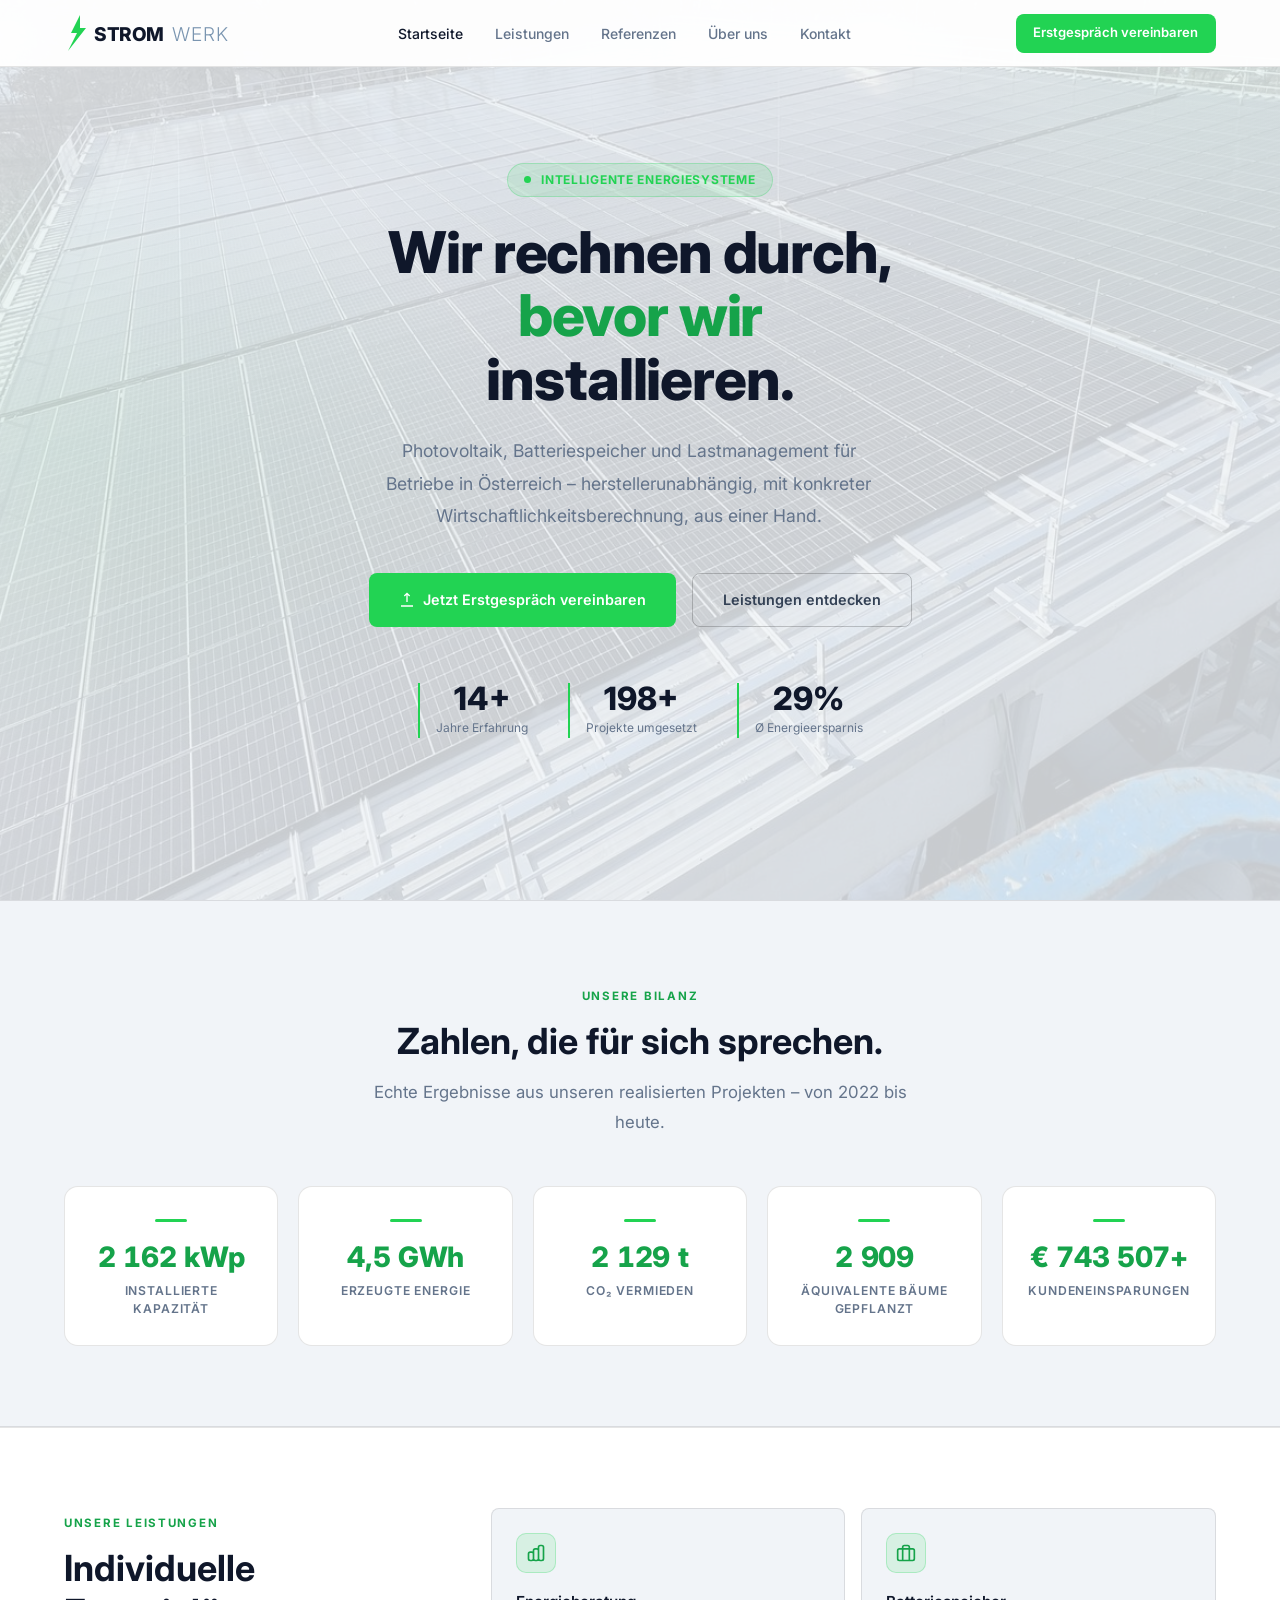
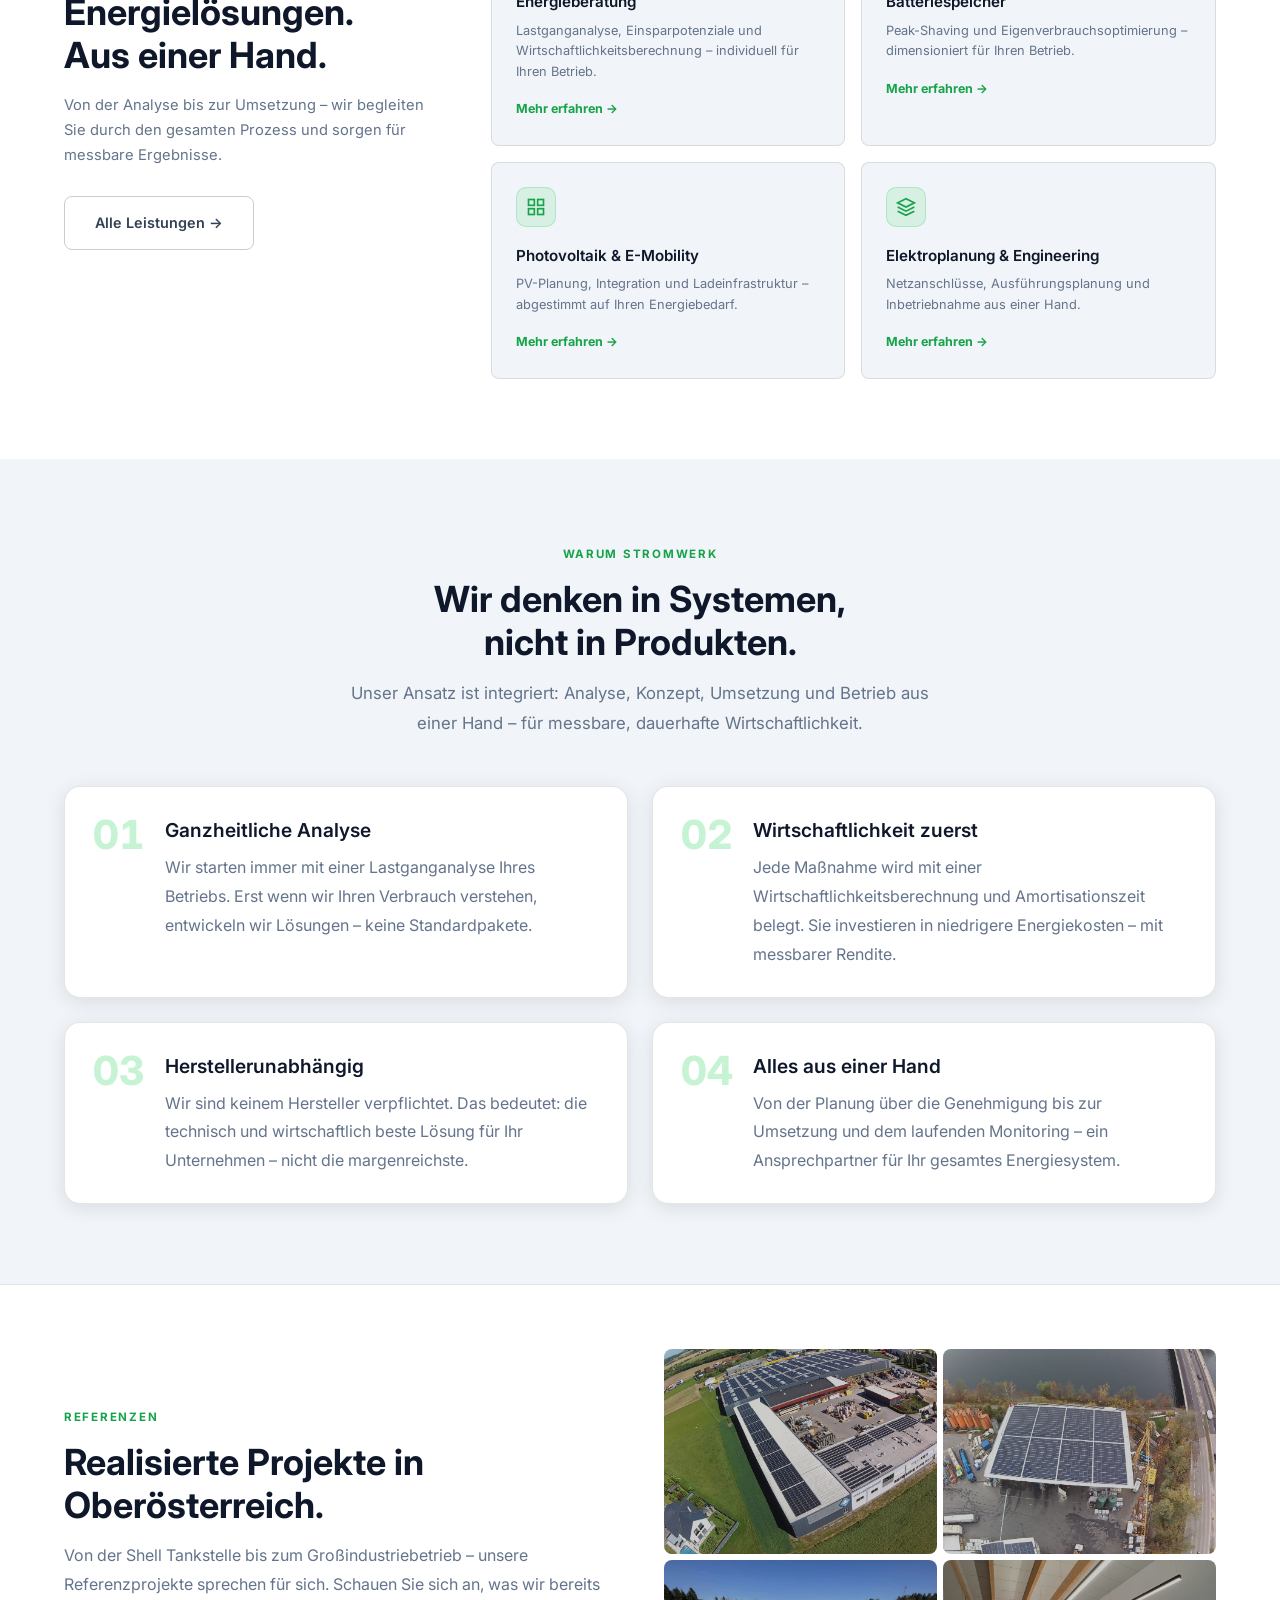
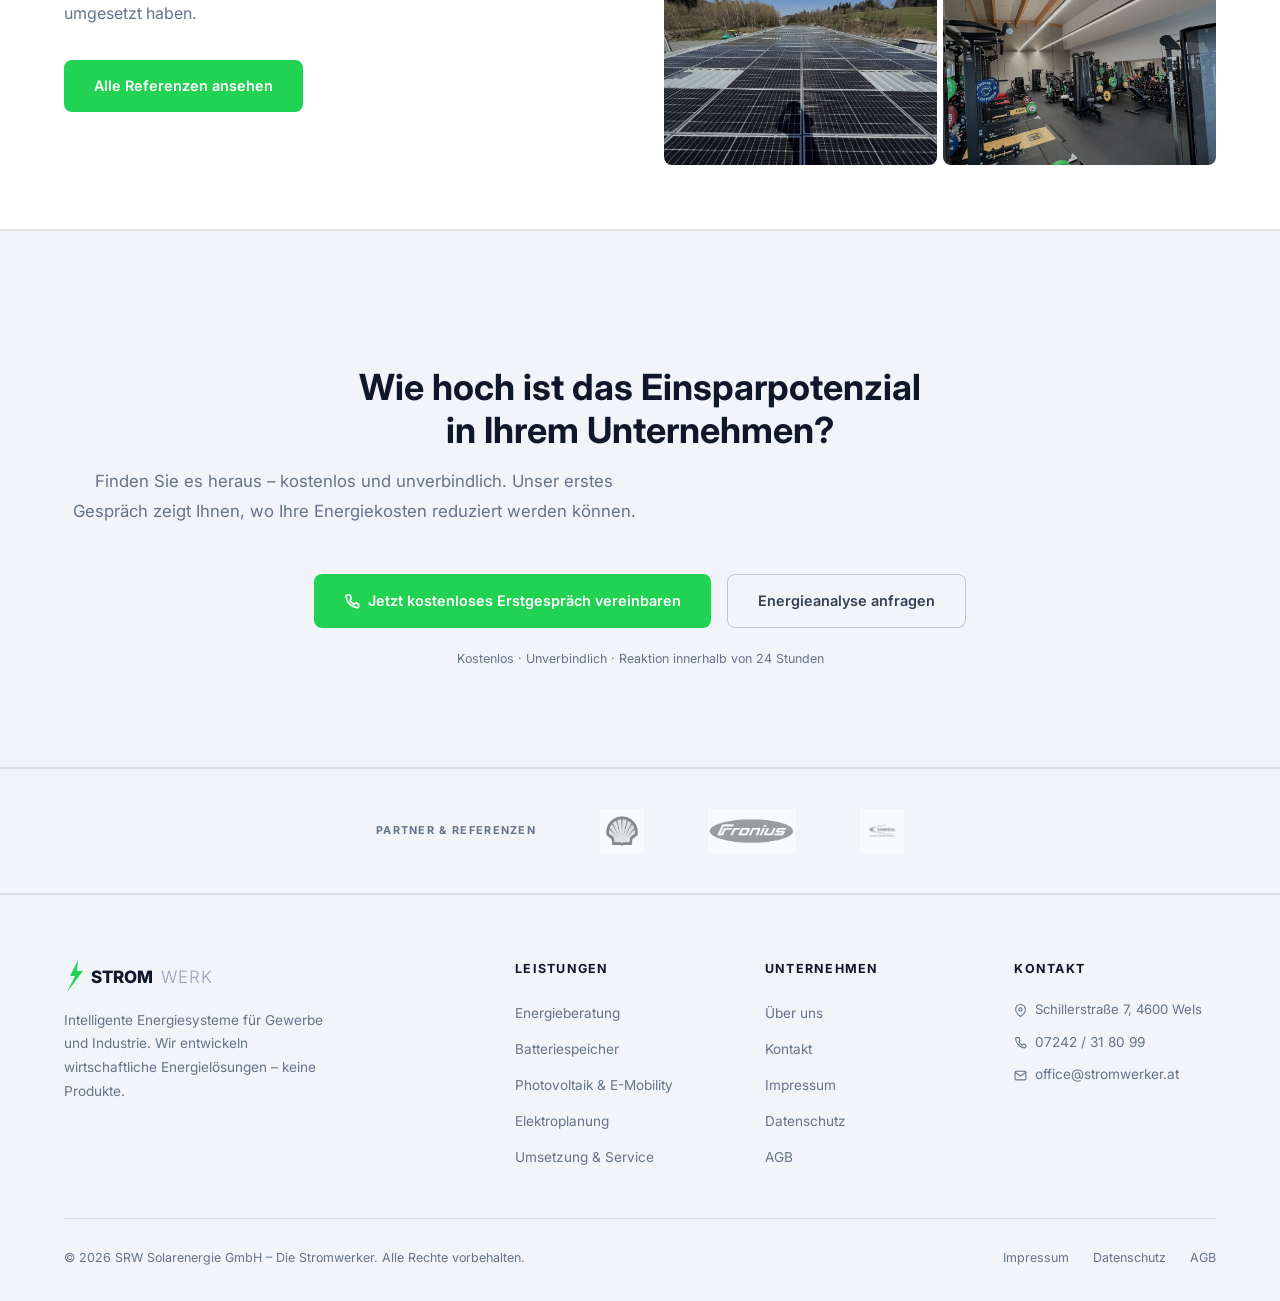
<file: index.html>
<!DOCTYPE html>
<html lang="de">
<head>
  <meta charset="UTF-8">
  <meta name="viewport" content="width=device-width, initial-scale=1.0">
  <title>STROMWERK – Intelligente Energiesysteme für Unternehmen</title>
  <meta name="description" content="STROMWERK entwickelt individuelle Energielösungen für Gewerbe und Industrie. Energieberatung, Batteriespeicher, Photovoltaik, Lastmanagement – nachhaltig wirtschaftlich.">
  <meta name="keywords" content="Energieberatung, Batteriespeicher, Photovoltaik, Lastmanagement, Energieoptimierung, Wels, Österreich">
  <link rel="canonical" href="https://www.stromwerker.at/">
  <link rel="stylesheet" href="css/style.css">
  <link rel="preconnect" href="https://fonts.googleapis.com">
  <link rel="preconnect" href="https://fonts.gstatic.com" crossorigin>
  <!-- Open Graph -->
  <meta property="og:title" content="STROMWERK – Intelligente Energiesysteme für Unternehmen">
  <meta property="og:description" content="Wir entwickeln wirtschaftliche Energielösungen – keine Produkte.">
  <meta property="og:type" content="website">
  <meta property="og:url" content="https://www.stromwerker.at/">
</head>
<body>

<!-- ── NAVBAR ──────────────────────────────────── -->
<nav class="navbar">
  <div class="container">
    <a href="index.html" class="logo" aria-label="STROMWERK Startseite">
      <svg width="170" height="38" viewBox="0 0 170 38" fill="none" xmlns="http://www.w3.org/2000/svg" aria-hidden="true">
        <polygon points="16,1 7,19 13,19 4,37 22,14 16,14" fill="#22d353"/>
        <text x="30" y="27" font-family="Inter,system-ui,sans-serif" font-weight="800" font-size="19" fill="#0f172a" letter-spacing="-0.5">STROM</text>
        <text x="108" y="27" font-family="Inter,system-ui,sans-serif" font-weight="300" font-size="19" fill="#7a95b0" letter-spacing="1">WERK</text>
      </svg>
    </a>
    <ul class="nav-links">
      <li><a href="index.html" class="active">Startseite</a></li>
      <li><a href="leistungen.html">Leistungen</a></li>
      <li><a href="referenzen.html">Referenzen</a></li>
      <li><a href="ueber-uns.html">Über uns</a></li>
      <li><a href="kontakt.html">Kontakt</a></li>
    </ul>
    <div class="nav-right">
      <a href="kontakt.html" class="btn btn-primary btn-sm">Erstgespräch vereinbaren</a>
    </div>
    <button class="hamburger" aria-label="Menü öffnen">
      <span></span><span></span><span></span>
    </button>
  </div>
</nav>

<!-- Mobile Menu -->
<div class="mobile-menu" aria-hidden="true">
  <ul class="nav-links">
    <li><a href="index.html">Startseite</a></li>
    <li><a href="leistungen.html">Leistungen</a></li>
    <li><a href="referenzen.html">Referenzen</a></li>
    <li><a href="ueber-uns.html">Über uns</a></li>
    <li><a href="kontakt.html">Kontakt</a></li>
  </ul>
  <a href="kontakt.html" class="btn btn-primary">Erstgespräch vereinbaren</a>
</div>

<!-- ── HERO ────────────────────────────────────── -->
<section class="hero" id="home">
  <div class="hero-bg">
    <div class="hero-grid"></div>
    <div class="hero-glow"></div>
    <div class="hero-orb hero-orb-1"></div>
    <div class="hero-orb hero-orb-2"></div>
  </div>
  <div class="container">
    <div class="hero-inner" style="grid-template-columns:1fr;max-width:760px;margin:0 auto;text-align:center;">
      <div class="hero-content">
        <div class="hero-badge">Intelligente Energiesysteme</div>
        <h1>Wir rechnen durch,<br><em>bevor wir</em><br>installieren.</h1>
        <p class="hero-sub">Photovoltaik, Batteriespeicher und Lastmanagement für Betriebe in Österreich – herstellerunabhängig, mit konkreter Wirtschaftlichkeitsberechnung, aus einer Hand.</p>
        <div class="hero-actions" style="justify-content:center;">
          <a href="kontakt.html" class="btn btn-primary">
            <svg width="16" height="16" fill="none" stroke="currentColor" stroke-width="2" viewBox="0 0 24 24"><path d="M8 6l4-4 4 4M12 2v13M3 21h18"/></svg>
            Jetzt Erstgespräch vereinbaren
          </a>
          <a href="leistungen.html" class="btn btn-outline">Leistungen entdecken</a>
        </div>
        <div class="hero-stats" style="justify-content:center;">
          <div class="hero-stat">
            <div class="stat-val"><span data-counter="15" data-suffix="+">15+</span></div>
            <div class="stat-lbl">Jahre Erfahrung</div>
          </div>
          <div class="hero-stat">
            <div class="stat-val"><span data-counter="200" data-suffix="+">200+</span></div>
            <div class="stat-lbl">Projekte umgesetzt</div>
          </div>
          <div class="hero-stat">
            <div class="stat-val"><span data-counter="30" data-suffix="%">30%</span></div>
            <div class="stat-lbl">Ø Energieersparnis</div>
          </div>
        </div>
      </div>
    </div>
  </div>
</section>

<!-- ── STATS WIDGET ────────────────────────────── -->
<section style="background:var(--navy-800);border-top:1px solid var(--border);border-bottom:1px solid var(--border);padding:5rem 0;">
  <div class="container">
    <div class="text-center" style="margin-bottom:3rem;">
      <span class="section-label fade-up">Unsere Bilanz</span>
      <h2 class="section-title fade-up d1">Zahlen, die für sich sprechen.</h2>
      <p class="section-sub fade-up d2" style="margin:0 auto;">Echte Ergebnisse aus unseren realisierten Projekten – von 2022 bis heute.</p>
    </div>
    <div class="srw-stats-grid fade-up d2">

      <div class="srw-stat-tile">
        <div class="srw-stat-accent"></div>
        <div class="srw-stat-val">
          <span class="srw-counter" data-target="2600" data-decimals="0" data-suffix=" kWp">2.600 kWp</span>
        </div>
        <div class="srw-stat-lbl">Installierte Kapazität</div>
      </div>

      <div class="srw-stat-tile">
        <div class="srw-stat-accent"></div>
        <div class="srw-stat-val">
          <span class="srw-counter" data-target="5.4" data-decimals="1" data-suffix=" GWh">5,4 GWh</span>
        </div>
        <div class="srw-stat-lbl">Erzeugte Energie</div>
      </div>

      <div class="srw-stat-tile">
        <div class="srw-stat-accent"></div>
        <div class="srw-stat-val">
          <span class="srw-counter" data-target="2577" data-decimals="0" data-suffix=" t">2.577 t</span>
        </div>
        <div class="srw-stat-lbl">CO₂ vermieden</div>
      </div>

      <div class="srw-stat-tile">
        <div class="srw-stat-accent"></div>
        <div class="srw-stat-val">
          <span class="srw-counter" data-target="3521" data-decimals="0" data-suffix="">3.521</span>
        </div>
        <div class="srw-stat-lbl">Äquivalente Bäume gepflanzt</div>
      </div>

      <div class="srw-stat-tile">
        <div class="srw-stat-accent"></div>
        <div class="srw-stat-val">
          <span class="srw-counter" data-target="900000" data-decimals="0" data-prefix="€ " data-suffix="+">€ 900.000+</span>
        </div>
        <div class="srw-stat-lbl">Kundeneinsparungen</div>
      </div>

    </div>
  </div>
</section>

<style>
.srw-stats-grid {
  display: grid;
  grid-template-columns: repeat(5, 1fr);
  gap: 1.25rem;
}
.srw-stat-tile {
  background: #fff;
  border: 1px solid var(--border);
  border-radius: 14px;
  padding: 2rem 1.25rem 1.75rem;
  text-align: center;
  transition: transform .2s, box-shadow .2s;
}
.srw-stat-tile:hover {
  transform: translateY(-3px);
  box-shadow: 0 8px 24px rgba(0,0,0,.08);
}
.srw-stat-accent {
  width: 32px;
  height: 3px;
  background: var(--green);
  border-radius: 2px;
  margin: 0 auto 1.25rem;
}
.srw-stat-val {
  font-size: clamp(1.45rem, 2.2vw, 1.9rem);
  font-weight: 800;
  color: var(--green-dark);
  line-height: 1.1;
  margin-bottom: .6rem;
  font-variant-numeric: tabular-nums;
  letter-spacing: -.01em;
}
.srw-stat-lbl {
  font-size: .76rem;
  font-weight: 600;
  color: var(--text-muted);
  text-transform: uppercase;
  letter-spacing: .07em;
  line-height: 1.45;
}
@media (max-width: 960px) {
  .srw-stats-grid { grid-template-columns: repeat(3, 1fr); }
}
@media (max-width: 580px) {
  .srw-stats-grid { grid-template-columns: repeat(2, 1fr); }
}
</style>

<script>
(function(){
  var els = document.querySelectorAll('.srw-counter');
  if (!els.length) return;
  var obs = new IntersectionObserver(function(entries){
    entries.forEach(function(e){
      if (!e.isIntersecting) return;
      obs.unobserve(e.target);
      var el = e.target;
      var target = parseFloat(el.dataset.target);
      var decimals = parseInt(el.dataset.decimals || '0', 10);
      var prefix = el.dataset.prefix || '';
      var suffix = el.dataset.suffix || '';
      var duration = 2000;
      var startTime = performance.now();
      (function tick(now){
        var p = Math.min((now - startTime) / duration, 1);
        var ease = 1 - Math.pow(1 - p, 3);
        var val = ease * target;
        el.textContent = prefix + val.toLocaleString('de-AT', {
          minimumFractionDigits: decimals,
          maximumFractionDigits: decimals
        }) + suffix;
        if (p < 1) requestAnimationFrame(tick);
      })(startTime);
    });
  }, { threshold: 0.35 });
  els.forEach(function(el){ obs.observe(el); });
})();
</script>

<!-- ── SERVICES OVERVIEW ──────────────────────── -->
<section style="background:#fff;border-top:1px solid var(--border);padding:5rem 0;">
  <div class="container">
    <div style="display:grid;grid-template-columns:1fr 2fr;gap:4rem;align-items:start;">
      <div>
        <span class="section-label fade-up">Unsere Leistungen</span>
        <h2 class="section-title fade-up d1" style="margin-bottom:1rem;">Individuelle Energielösungen.<br>Aus einer Hand.</h2>
        <p class="fade-up d2" style="color:var(--text-muted);font-size:.92rem;line-height:1.7;">Von der Analyse bis zur Umsetzung – wir begleiten Sie durch den gesamten Prozess und sorgen für messbare Ergebnisse.</p>
        <a href="leistungen.html" class="btn btn-outline fade-up d3" style="margin-top:1.75rem;">Alle Leistungen →</a>
      </div>
      <div style="display:grid;grid-template-columns:1fr 1fr;gap:1rem;" class="fade-up d1">

        <div style="background:var(--navy-800);border:1px solid var(--border);border-radius:var(--radius);padding:1.5rem;">
          <div style="width:40px;height:40px;background:var(--green-glow);border:1px solid var(--green-border);border-radius:10px;display:flex;align-items:center;justify-content:center;margin-bottom:1rem;">
            <svg width="20" height="20" fill="none" stroke="var(--green-dark)" stroke-width="2" viewBox="0 0 24 24"><path d="M9 19v-6a2 2 0 00-2-2H5a2 2 0 00-2 2v6a2 2 0 002 2h2a2 2 0 002-2zm0 0V9a2 2 0 012-2h2a2 2 0 012 2v10m-6 0a2 2 0 002 2h2a2 2 0 002-2m0 0V5a2 2 0 012-2h2a2 2 0 012 2v14a2 2 0 01-2 2h-2a2 2 0 01-2-2z"/></svg>
          </div>
          <h4 style="font-size:.95rem;color:#0f172a;margin-bottom:.4rem;">Energieberatung</h4>
          <p style="font-size:.8rem;color:var(--text-muted);line-height:1.6;margin-bottom:.75rem;">Lastganganalyse, Einsparpotenziale und Wirtschaftlichkeitsberechnung – individuell für Ihren Betrieb.</p>
          <a href="leistungen.html#energieberatung" style="font-size:.78rem;font-weight:700;color:var(--green-dark);text-decoration:none;">Mehr erfahren →</a>
        </div>

        <div style="background:var(--navy-800);border:1px solid var(--border);border-radius:var(--radius);padding:1.5rem;">
          <div style="width:40px;height:40px;background:var(--green-glow);border:1px solid var(--green-border);border-radius:10px;display:flex;align-items:center;justify-content:center;margin-bottom:1rem;">
            <svg width="20" height="20" fill="none" stroke="var(--green-dark)" stroke-width="2" viewBox="0 0 24 24"><rect x="2" y="7" width="20" height="14" rx="2"/><path d="M16 21V5a2 2 0 00-2-2h-4a2 2 0 00-2 2v16"/></svg>
          </div>
          <h4 style="font-size:.95rem;color:#0f172a;margin-bottom:.4rem;">Batteriespeicher</h4>
          <p style="font-size:.8rem;color:var(--text-muted);line-height:1.6;margin-bottom:.75rem;">Peak-Shaving und Eigenverbrauchsoptimierung – dimensioniert für Ihren Betrieb.</p>
          <a href="leistungen.html#batteriespeicher" style="font-size:.78rem;font-weight:700;color:var(--green-dark);text-decoration:none;">Mehr erfahren →</a>
        </div>

        <div style="background:var(--navy-800);border:1px solid var(--border);border-radius:var(--radius);padding:1.5rem;">
          <div style="width:40px;height:40px;background:var(--green-glow);border:1px solid var(--green-border);border-radius:10px;display:flex;align-items:center;justify-content:center;margin-bottom:1rem;">
            <svg width="20" height="20" fill="none" stroke="var(--green-dark)" stroke-width="2" viewBox="0 0 24 24"><rect x="3" y="3" width="7" height="7"/><rect x="14" y="3" width="7" height="7"/><rect x="14" y="14" width="7" height="7"/><rect x="3" y="14" width="7" height="7"/></svg>
          </div>
          <h4 style="font-size:.95rem;color:#0f172a;margin-bottom:.4rem;">Photovoltaik & E-Mobility</h4>
          <p style="font-size:.8rem;color:var(--text-muted);line-height:1.6;margin-bottom:.75rem;">PV-Planung, Integration und Ladeinfrastruktur – abgestimmt auf Ihren Energiebedarf.</p>
          <a href="leistungen.html#photovoltaik" style="font-size:.78rem;font-weight:700;color:var(--green-dark);text-decoration:none;">Mehr erfahren →</a>
        </div>

        <div style="background:var(--navy-800);border:1px solid var(--border);border-radius:var(--radius);padding:1.5rem;">
          <div style="width:40px;height:40px;background:var(--green-glow);border:1px solid var(--green-border);border-radius:10px;display:flex;align-items:center;justify-content:center;margin-bottom:1rem;">
            <svg width="20" height="20" fill="none" stroke="var(--green-dark)" stroke-width="2" viewBox="0 0 24 24"><path d="M12 2L2 7l10 5 10-5-10-5zM2 17l10 5 10-5M2 12l10 5 10-5"/></svg>
          </div>
          <h4 style="font-size:.95rem;color:#0f172a;margin-bottom:.4rem;">Elektroplanung & Engineering</h4>
          <p style="font-size:.8rem;color:var(--text-muted);line-height:1.6;margin-bottom:.75rem;">Netzanschlüsse, Ausführungsplanung und Inbetriebnahme aus einer Hand.</p>
          <a href="leistungen.html#elektroplanung" style="font-size:.78rem;font-weight:700;color:var(--green-dark);text-decoration:none;">Mehr erfahren →</a>
        </div>

      </div>
    </div>
  </div>
</section>

<!-- ── WHY STROMWERK ───────────────────────────── -->
<section class="why">
  <div class="container">
    <div class="text-center" style="margin-bottom:3rem;">
      <span class="section-label fade-up">Warum STROMWERK</span>
      <h2 class="section-title fade-up d1">Wir denken in Systemen,<br>nicht in Produkten.</h2>
      <p class="section-sub fade-up d2">Unser Ansatz ist integriert: Analyse, Konzept, Umsetzung und Betrieb aus einer Hand – für messbare, dauerhafte Wirtschaftlichkeit.</p>
    </div>
    <div class="why-grid">
      <div class="why-item fade-up">
        <div class="why-num">01</div>
        <div>
          <h3>Ganzheitliche Analyse</h3>
          <p>Wir starten immer mit einer Lastganganalyse Ihres Betriebs. Erst wenn wir Ihren Verbrauch verstehen, entwickeln wir Lösungen – keine Standardpakete.</p>
        </div>
      </div>
      <div class="why-item fade-up d1">
        <div class="why-num">02</div>
        <div>
          <h3>Wirtschaftlichkeit zuerst</h3>
          <p>Jede Maßnahme wird mit einer Wirtschaftlichkeitsberechnung und Amortisationszeit belegt. Sie investieren in niedrigere Energiekosten – mit messbarer Rendite.</p>
        </div>
      </div>
      <div class="why-item fade-up d2">
        <div class="why-num">03</div>
        <div>
          <h3>Herstellerunabhängig</h3>
          <p>Wir sind keinem Hersteller verpflichtet. Das bedeutet: die technisch und wirtschaftlich beste Lösung für Ihr Unternehmen – nicht die margenreichste.</p>
        </div>
      </div>
      <div class="why-item fade-up d3">
        <div class="why-num">04</div>
        <div>
          <h3>Alles aus einer Hand</h3>
          <p>Von der Planung über die Genehmigung bis zur Umsetzung und dem laufenden Monitoring – ein Ansprechpartner für Ihr gesamtes Energiesystem.</p>
        </div>
      </div>
    </div>
  </div>
</section>

<!-- ── REFERENZEN TEASER ───────────────────────── -->
<section style="background:var(--navy-700);border-top:1px solid var(--border);border-bottom:1px solid var(--border);padding:4rem 0;">
  <div class="container">
    <div style="display:grid;grid-template-columns:1fr 1fr;gap:3rem;align-items:center;">
      <div>
        <span class="section-label fade-up">Referenzen</span>
        <h2 class="section-title fade-up d1">Realisierte Projekte in<br>Oberösterreich.</h2>
        <p class="fade-up d2">Von der Shell Tankstelle bis zum Großindustriebetrieb – unsere Referenzprojekte sprechen für sich. Schauen Sie sich an, was wir bereits umgesetzt haben.</p>
        <div class="fade-up d3" style="margin-top:2rem;">
          <a href="referenzen.html" class="btn btn-primary">Alle Referenzen ansehen</a>
        </div>
      </div>
      <div style="display:grid;grid-template-columns:1fr 1fr;gap:6px;" class="fade-up d2">
        <a href="referenzen.html" style="display:block;border-radius:var(--radius);overflow:hidden;aspect-ratio:4/3;">
          <img src="img/weixelbaumer-wels/01.jpg" alt="Weixelbaumer GmbH Wels – Photovoltaik" style="width:100%;height:100%;object-fit:cover;filter:brightness(.8);transition:filter .3s,transform .3s;" onmouseover="this.style.filter='brightness(1)';this.style.transform='scale(1.03)'" onmouseout="this.style.filter='brightness(.8)';this.style.transform='scale(1)'">
        </a>
        <a href="referenzen.html" style="display:block;border-radius:var(--radius);overflow:hidden;aspect-ratio:4/3;">
          <img src="img/uweg-wels/02.jpg" alt="uWEG Industries Wels – Photovoltaik" style="width:100%;height:100%;object-fit:cover;filter:brightness(.8);transition:filter .3s,transform .3s;" onmouseover="this.style.filter='brightness(1)';this.style.transform='scale(1.03)'" onmouseout="this.style.filter='brightness(.8)';this.style.transform='scale(1)'">
        </a>
        <a href="referenzen.html" style="display:block;border-radius:var(--radius);overflow:hidden;aspect-ratio:4/3;">
          <img src="img/shell-tankstelle/04.jpg" alt="Shell Tankstelle – Photovoltaik" style="width:100%;height:100%;object-fit:cover;filter:brightness(.8);transition:filter .3s,transform .3s;" onmouseover="this.style.filter='brightness(1)';this.style.transform='scale(1.03)'" onmouseout="this.style.filter='brightness(.8)';this.style.transform='scale(1)'">
        </a>
        <a href="referenzen.html" style="display:block;border-radius:var(--radius);overflow:hidden;aspect-ratio:4/3;">
          <img src="img/st-valentin/01.jpg" alt="Fitnessstudio St. Valentin – Elektroinstallation" style="width:100%;height:100%;object-fit:cover;filter:brightness(.8);transition:filter .3s,transform .3s;" onmouseover="this.style.filter='brightness(1)';this.style.transform='scale(1.03)'" onmouseout="this.style.filter='brightness(.8)';this.style.transform='scale(1)'">
        </a>
      </div>
    </div>
  </div>
</section>

<!-- ── CTA BLOCK ───────────────────────────────── -->
<section class="cta-block">
  <div class="container">
    <span class="section-label fade-up">Jetzt starten</span>
    <h2 class="fade-up d1">Wie hoch ist das Einsparpotenzial<br>in Ihrem Unternehmen?</h2>
    <p class="section-sub fade-up d2">Finden Sie es heraus – kostenlos und unverbindlich. Unser erstes Gespräch zeigt Ihnen, wo Ihre Energiekosten reduziert werden können.</p>
    <div class="cta-actions fade-up d3">
      <a href="kontakt.html" class="btn btn-primary">
        <svg width="16" height="16" fill="none" stroke="currentColor" stroke-width="2.5" viewBox="0 0 24 24"><path d="M22 16.92v3a2 2 0 01-2.18 2 19.79 19.79 0 01-8.63-3.07A19.5 19.5 0 013 5.18 2 2 0 015 3h3a2 2 0 012 1.72c.127.96.361 1.903.7 2.81a2 2 0 01-.45 2.11L9.09 10.91a16 16 0 006 6l1.27-1.27a2 2 0 012.11-.45c.907.339 1.85.573 2.81.7A2 2 0 0122 17.92z"/></svg>
        Jetzt kostenloses Erstgespräch vereinbaren
      </a>
      <a href="kontakt.html#analyse" class="btn btn-outline">Energieanalyse anfragen</a>
    </div>
    <p class="cta-note fade-up">Kostenlos · Unverbindlich · Reaktion innerhalb von 24 Stunden</p>
  </div>
</section>

<!-- ── FOOTER ──────────────────────────────────── -->
<!-- ── PARTNER LOGOS ─────────────────────────── -->
<section style="background:var(--navy-800);border-top:1px solid var(--border);border-bottom:1px solid var(--border);padding:2.5rem 0;">
  <div class="container">
    <div style="display:flex;align-items:center;justify-content:center;gap:4rem;flex-wrap:wrap;">
      <span style="font-size:.68rem;font-weight:700;letter-spacing:.12em;color:var(--text-muted);text-transform:uppercase;white-space:nowrap;flex-shrink:0;">Partner &amp; Referenzen</span>
      <img src="logos/Shell.png" alt="Shell" title="Shell – Referenzprojekte"
           style="height:44px;object-fit:contain;opacity:.55;filter:grayscale(1);transition:opacity .25s,filter .25s;cursor:pointer;"
           onmouseover="this.style.opacity='1';this.style.filter='grayscale(0)'"
           onmouseout="this.style.opacity='.55';this.style.filter='grayscale(1)'">
      <img src="logos/Fronius.png" alt="Fronius" title="Fronius – Offizieller Partner"
           style="height:44px;object-fit:contain;opacity:.55;filter:grayscale(1);transition:opacity .25s,filter .25s;cursor:pointer;"
           onmouseover="this.style.opacity='1';this.style.filter='grayscale(0)'"
           onmouseout="this.style.opacity='.55';this.style.filter='grayscale(1)'">
      <img src="logos/UWEG.jpg" alt="uWEG" title="uWEG Industries – Referenzprojekt"
           style="height:44px;object-fit:contain;opacity:.55;filter:grayscale(1);transition:opacity .25s,filter .25s;cursor:pointer;"
           onmouseover="this.style.opacity='1';this.style.filter='grayscale(0)'"
           onmouseout="this.style.opacity='.55';this.style.filter='grayscale(1)'">
    </div>
  </div>
</section>

<footer class="footer">
  <div class="container">
    <div class="footer-grid">
      <div class="footer-brand">
        <a href="index.html" class="logo">
          <svg width="150" height="34" viewBox="0 0 150 34" fill="none" aria-hidden="true">
            <polygon points="14,1 6,17 11,17 3,33 19,12 13,12" fill="#22d353"/>
            <text x="27" y="24" font-family="Inter,system-ui" font-weight="800" font-size="17" fill="#0f172a">STROM</text>
            <text x="97" y="24" font-family="Inter,system-ui" font-weight="300" font-size="17" fill="#94a3b8" letter-spacing="1">WERK</text>
          </svg>
        </a>
        <p>Intelligente Energiesysteme für Gewerbe und Industrie. Wir entwickeln wirtschaftliche Energielösungen – keine Produkte.</p>
      </div>
      <div class="footer-col">
        <h5>Leistungen</h5>
        <ul>
          <li><a href="leistungen.html#energieberatung">Energieberatung</a></li>
          <li><a href="leistungen.html#batteriespeicher">Batteriespeicher</a></li>
          <li><a href="leistungen.html#photovoltaik">Photovoltaik & E-Mobility</a></li>
          <li><a href="leistungen.html#elektroplanung">Elektroplanung</a></li>
          <li><a href="leistungen.html#umsetzung">Umsetzung & Service</a></li>
        </ul>
      </div>
      <div class="footer-col">
        <h5>Unternehmen</h5>
        <ul>
          <li><a href="ueber-uns.html">Über uns</a></li>
          <li><a href="kontakt.html">Kontakt</a></li>
          <li><a href="impressum.html">Impressum</a></li>
          <li><a href="datenschutz.html">Datenschutz</a></li>
          <li><a href="agb.html">AGB</a></li>
        </ul>
      </div>
      <div class="footer-col">
        <h5>Kontakt</h5>
        <ul class="footer-contact-list">
          <li>
            <svg width="13" height="13" fill="none" stroke="currentColor" stroke-width="2" viewBox="0 0 24 24" style="display:inline;margin-right:4px;vertical-align:middle"><path d="M21 10c0 7-9 13-9 13s-9-6-9-13a9 9 0 0118 0z"/><circle cx="12" cy="10" r="3"/></svg>
            Schillerstraße 7, 4600 Wels
          </li>
          <li>
            <a href="tel:+437242318099">
              <svg width="13" height="13" fill="none" stroke="currentColor" stroke-width="2" viewBox="0 0 24 24" style="display:inline;margin-right:4px;vertical-align:middle"><path d="M22 16.92v3a2 2 0 01-2.18 2 19.79 19.79 0 01-8.63-3.07A19.5 19.5 0 013 5.18 2 2 0 015 3h3a2 2 0 012 1.72c.127.96.361 1.903.7 2.81a2 2 0 01-.45 2.11L9.09 10.91a16 16 0 006 6l1.27-1.27a2 2 0 012.11-.45c.907.339 1.85.573 2.81.7A2 2 0 0122 17.92z"/></svg>
              07242 / 31 80 99
            </a>
          </li>
          <li>
            <a href="mailto:office@stromwerker.at">
              <svg width="13" height="13" fill="none" stroke="currentColor" stroke-width="2" viewBox="0 0 24 24" style="display:inline;margin-right:4px;vertical-align:middle"><path d="M4 4h16c1.1 0 2 .9 2 2v12c0 1.1-.9 2-2 2H4c-1.1 0-2-.9-2-2V6c0-1.1.9-2 2-2z"/><polyline points="22,6 12,13 2,6"/></svg>
              office@stromwerker.at
            </a>
          </li>
        </ul>
      </div>
    </div>
    <div class="footer-bottom">
      <p>© 2026 SRW Solarenergie GmbH – Die Stromwerker. Alle Rechte vorbehalten.</p>
      <div class="footer-legal">
        <a href="impressum.html">Impressum</a>
        <a href="datenschutz.html">Datenschutz</a>
        <a href="agb.html">AGB</a>
      </div>
    </div>
  </div>
</footer>

<script src="js/main.js" defer></script>
</body>
</html>
</file>
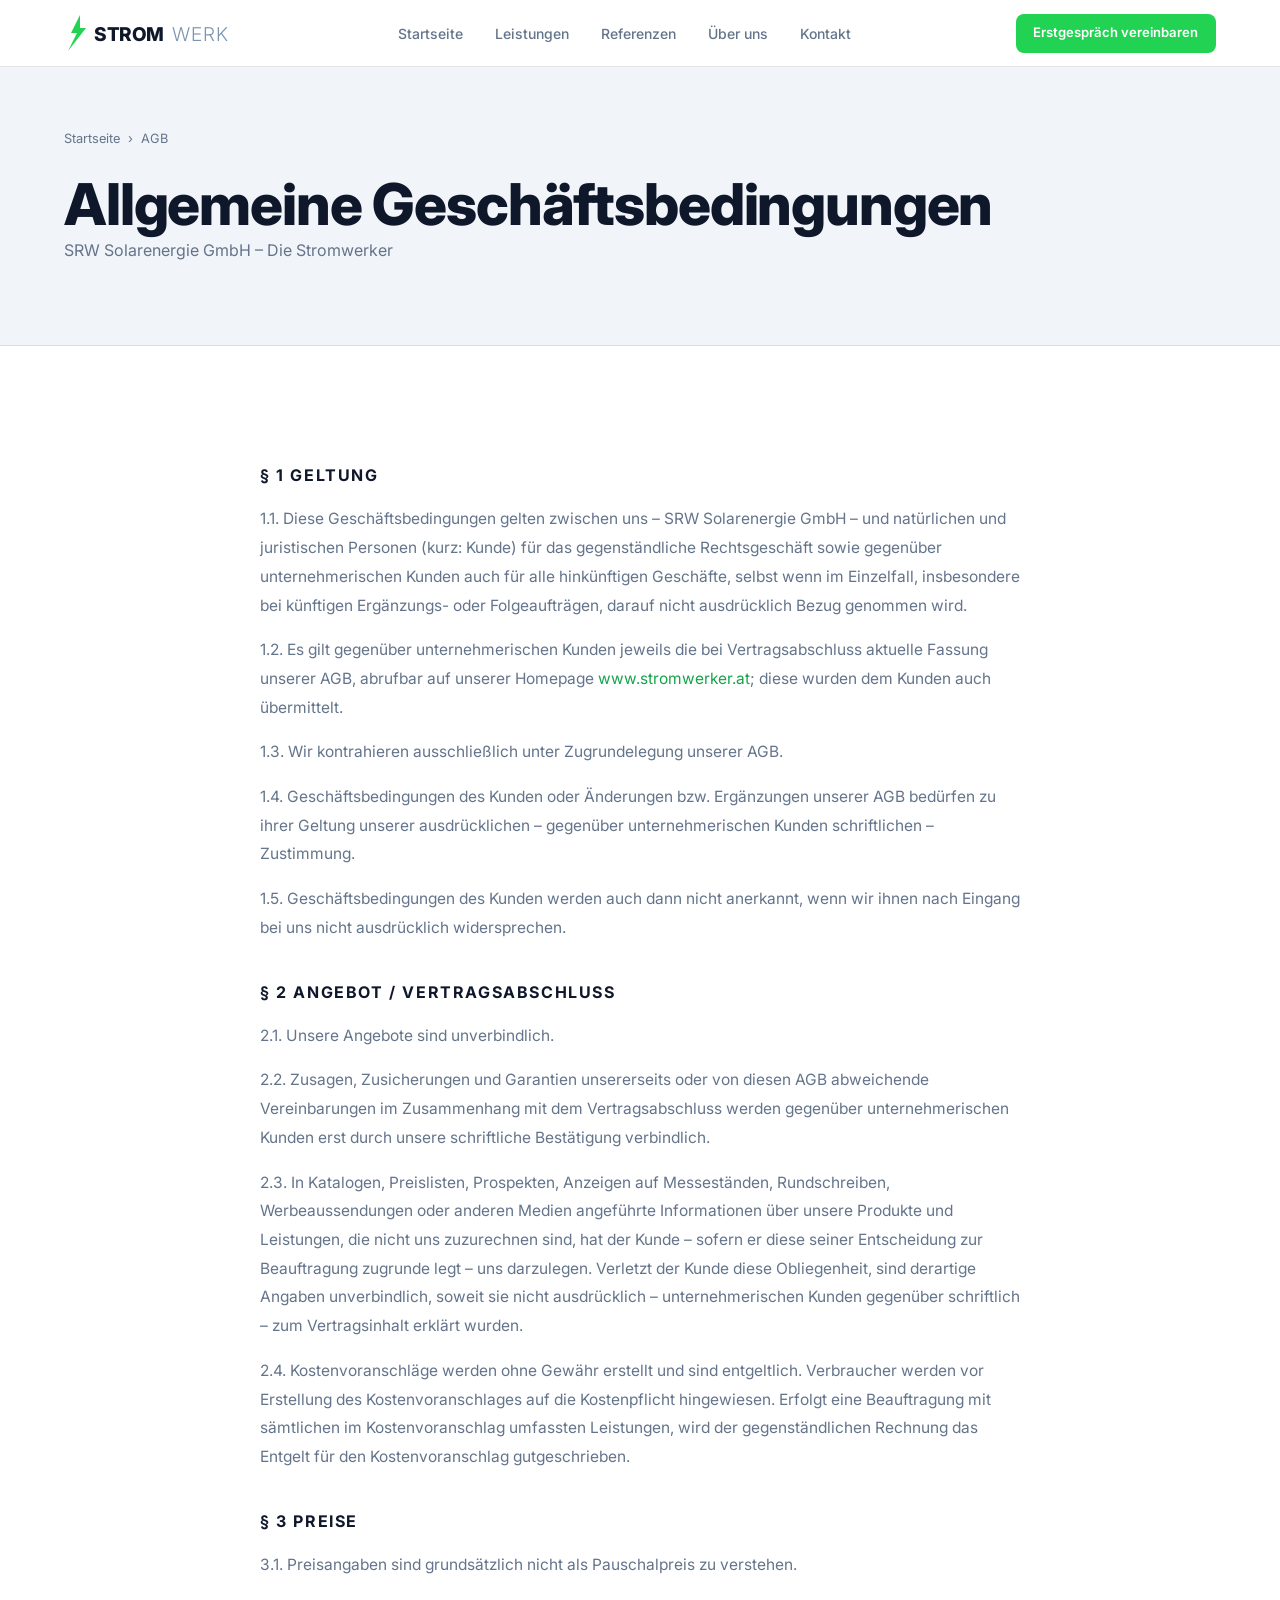
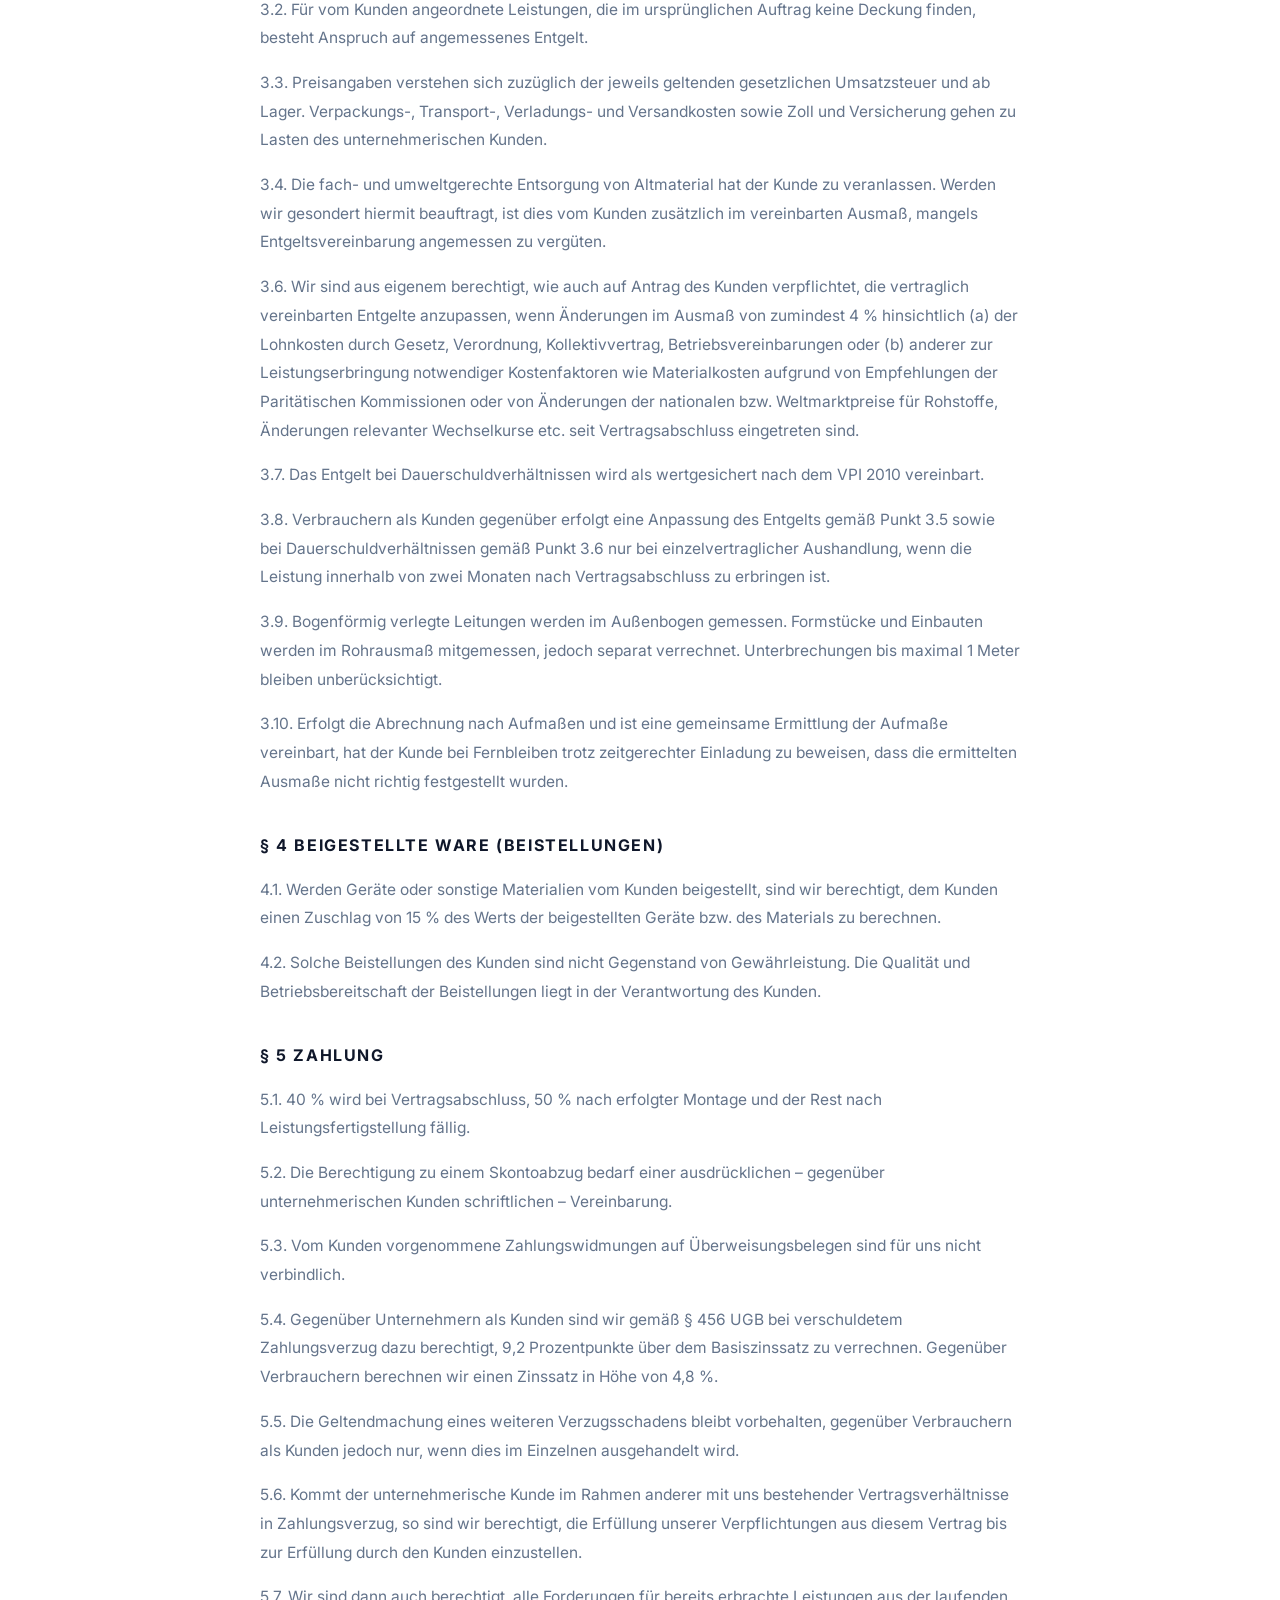
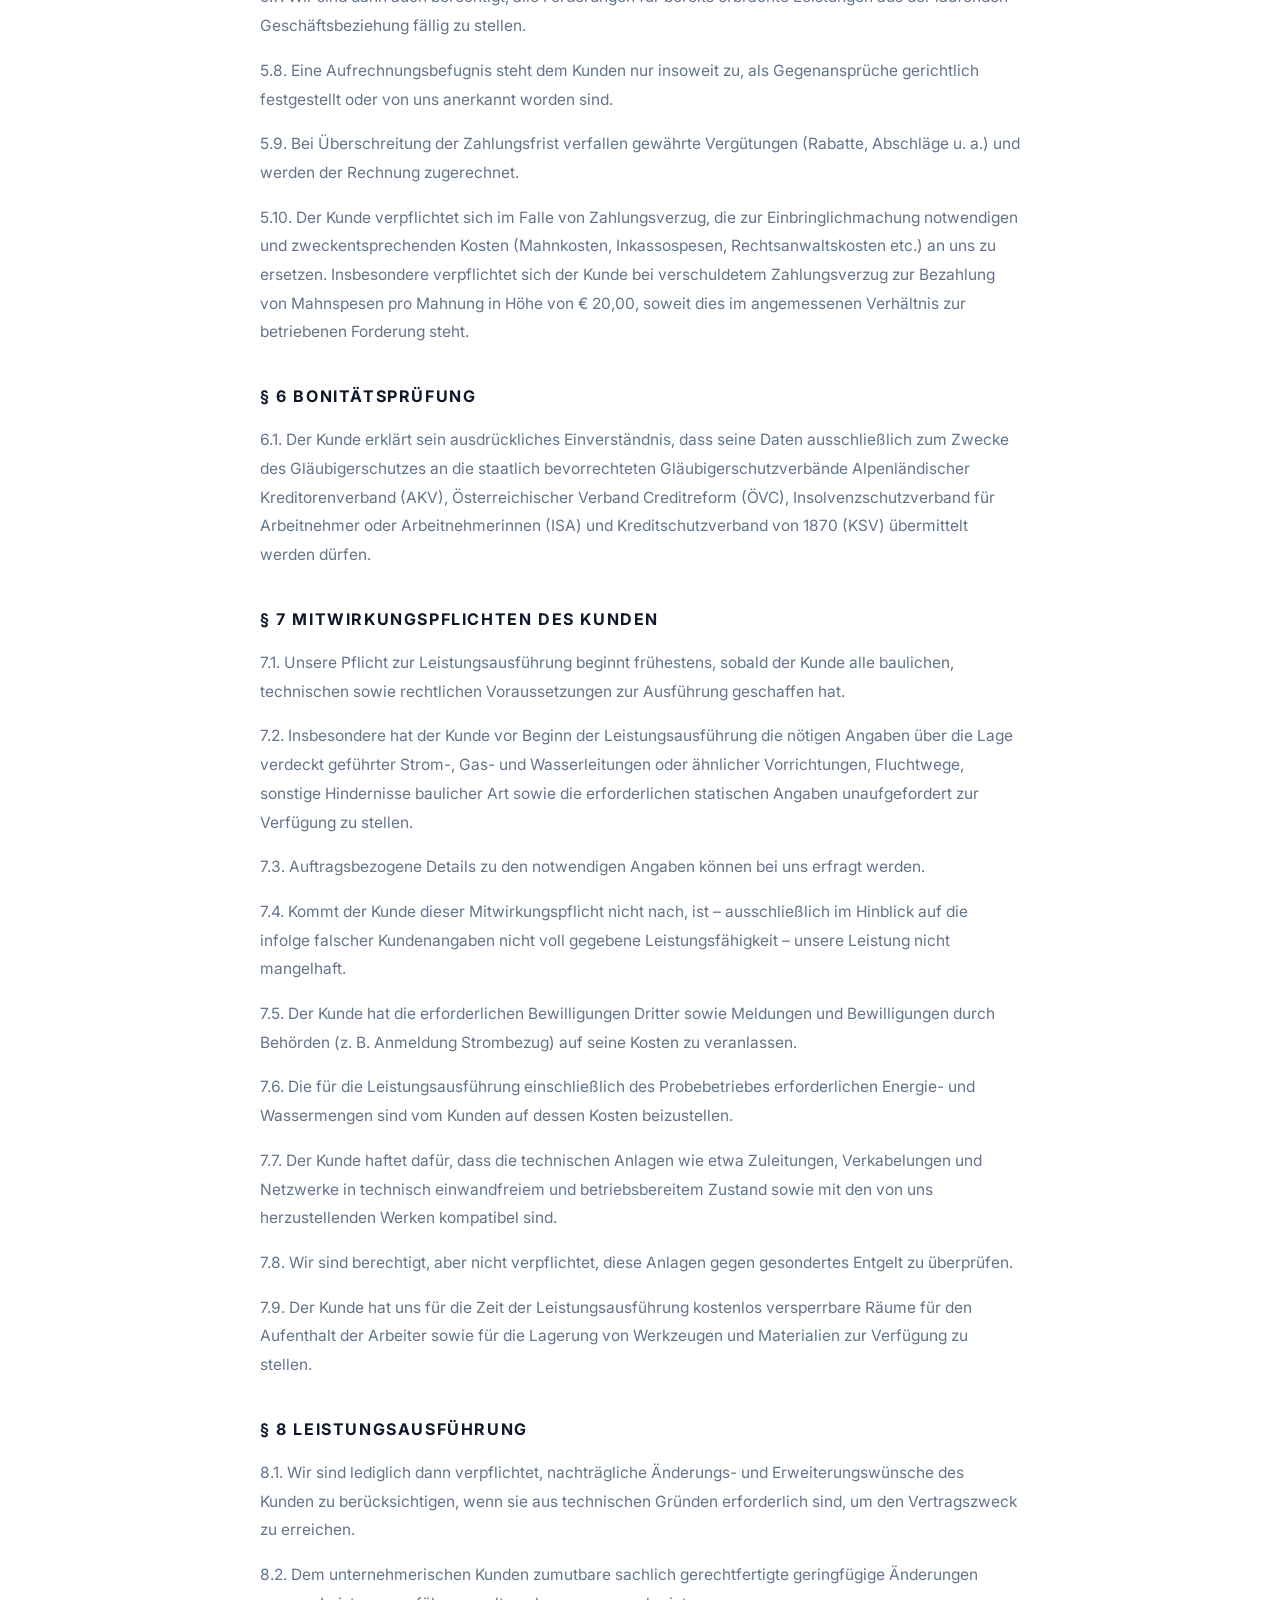
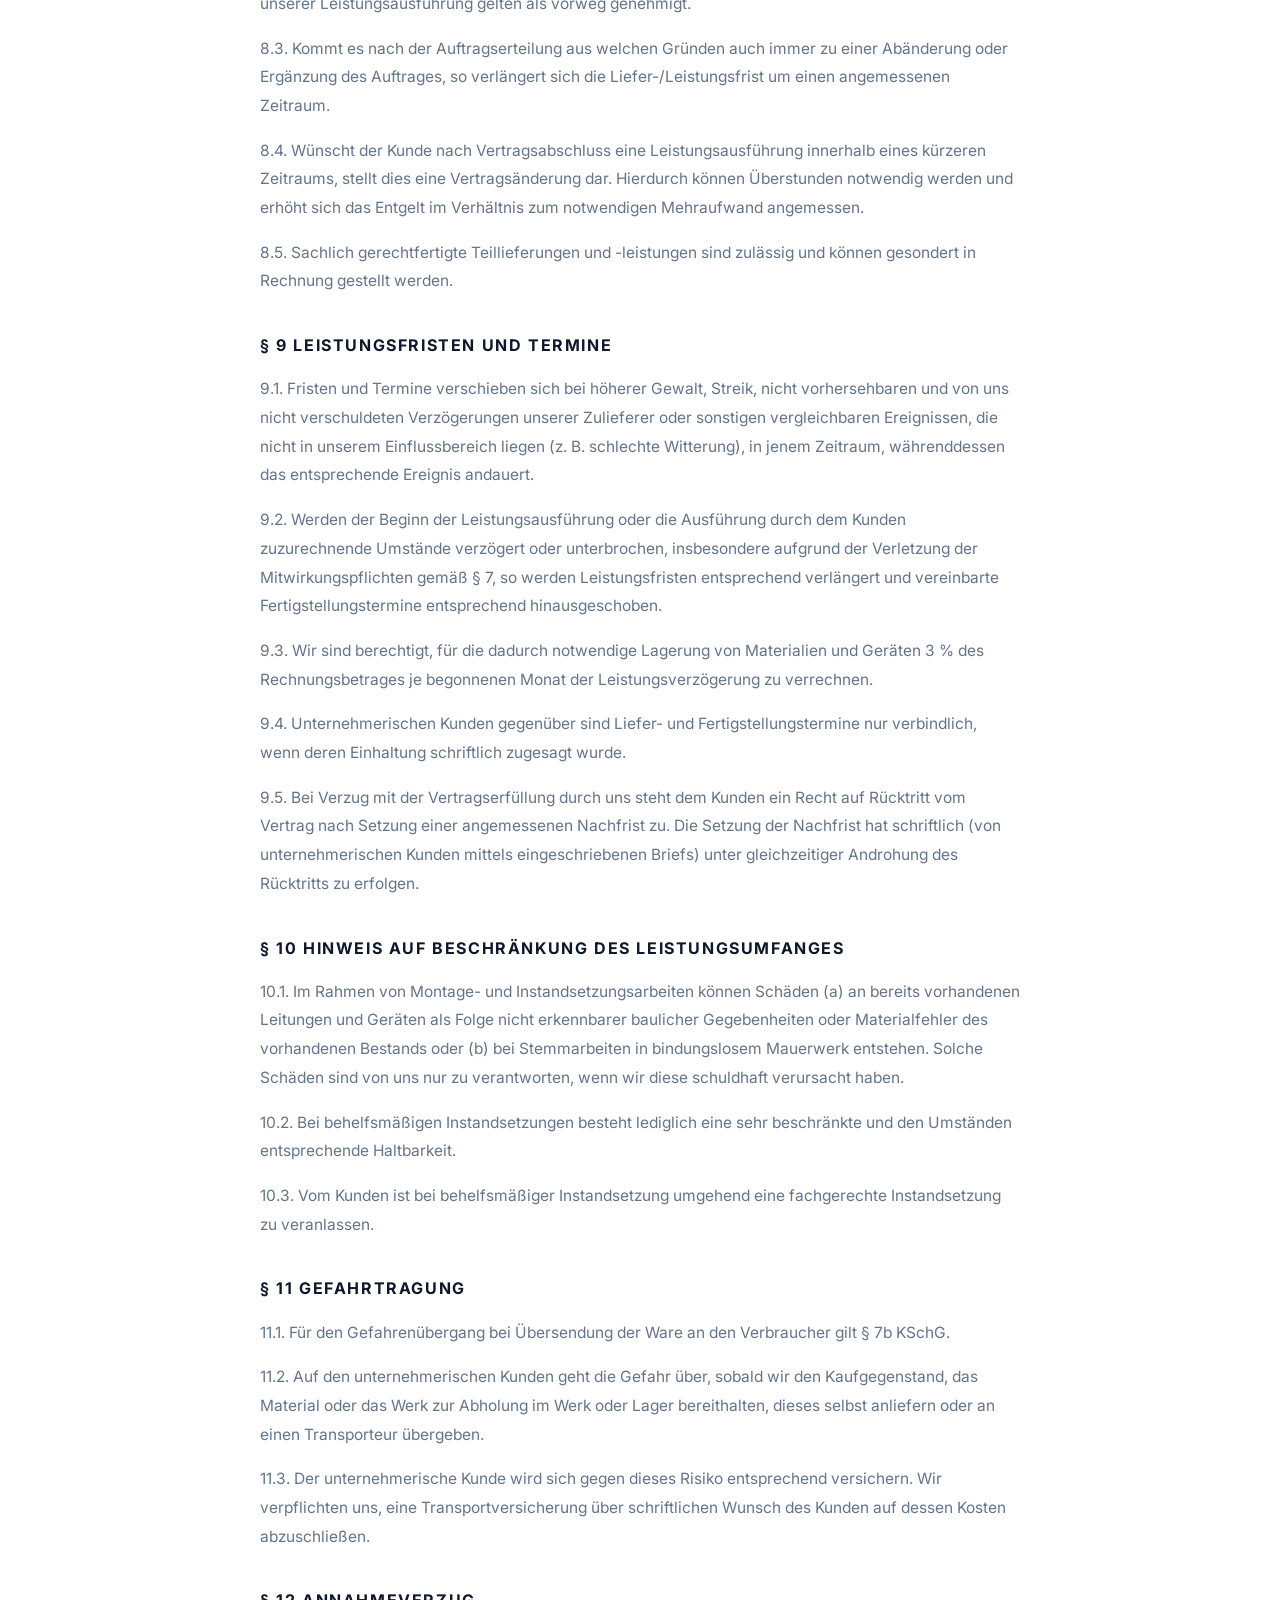
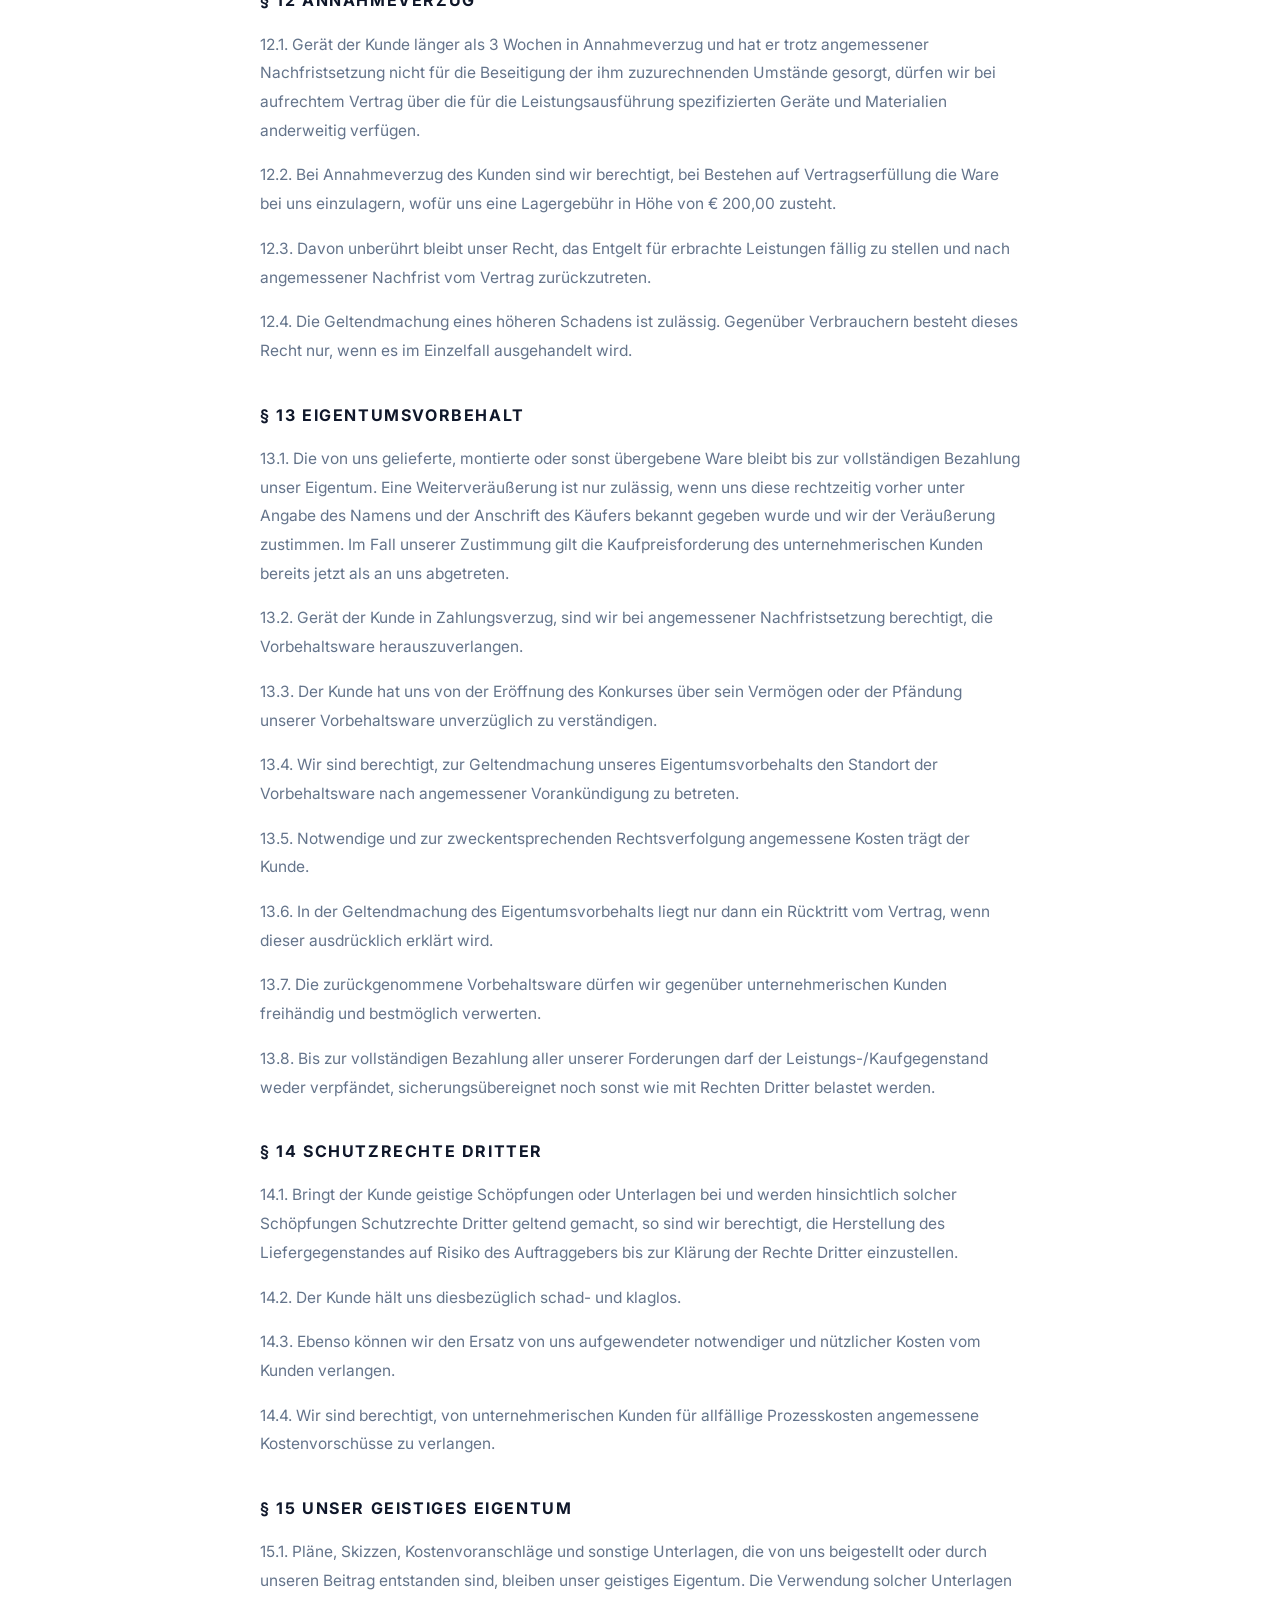
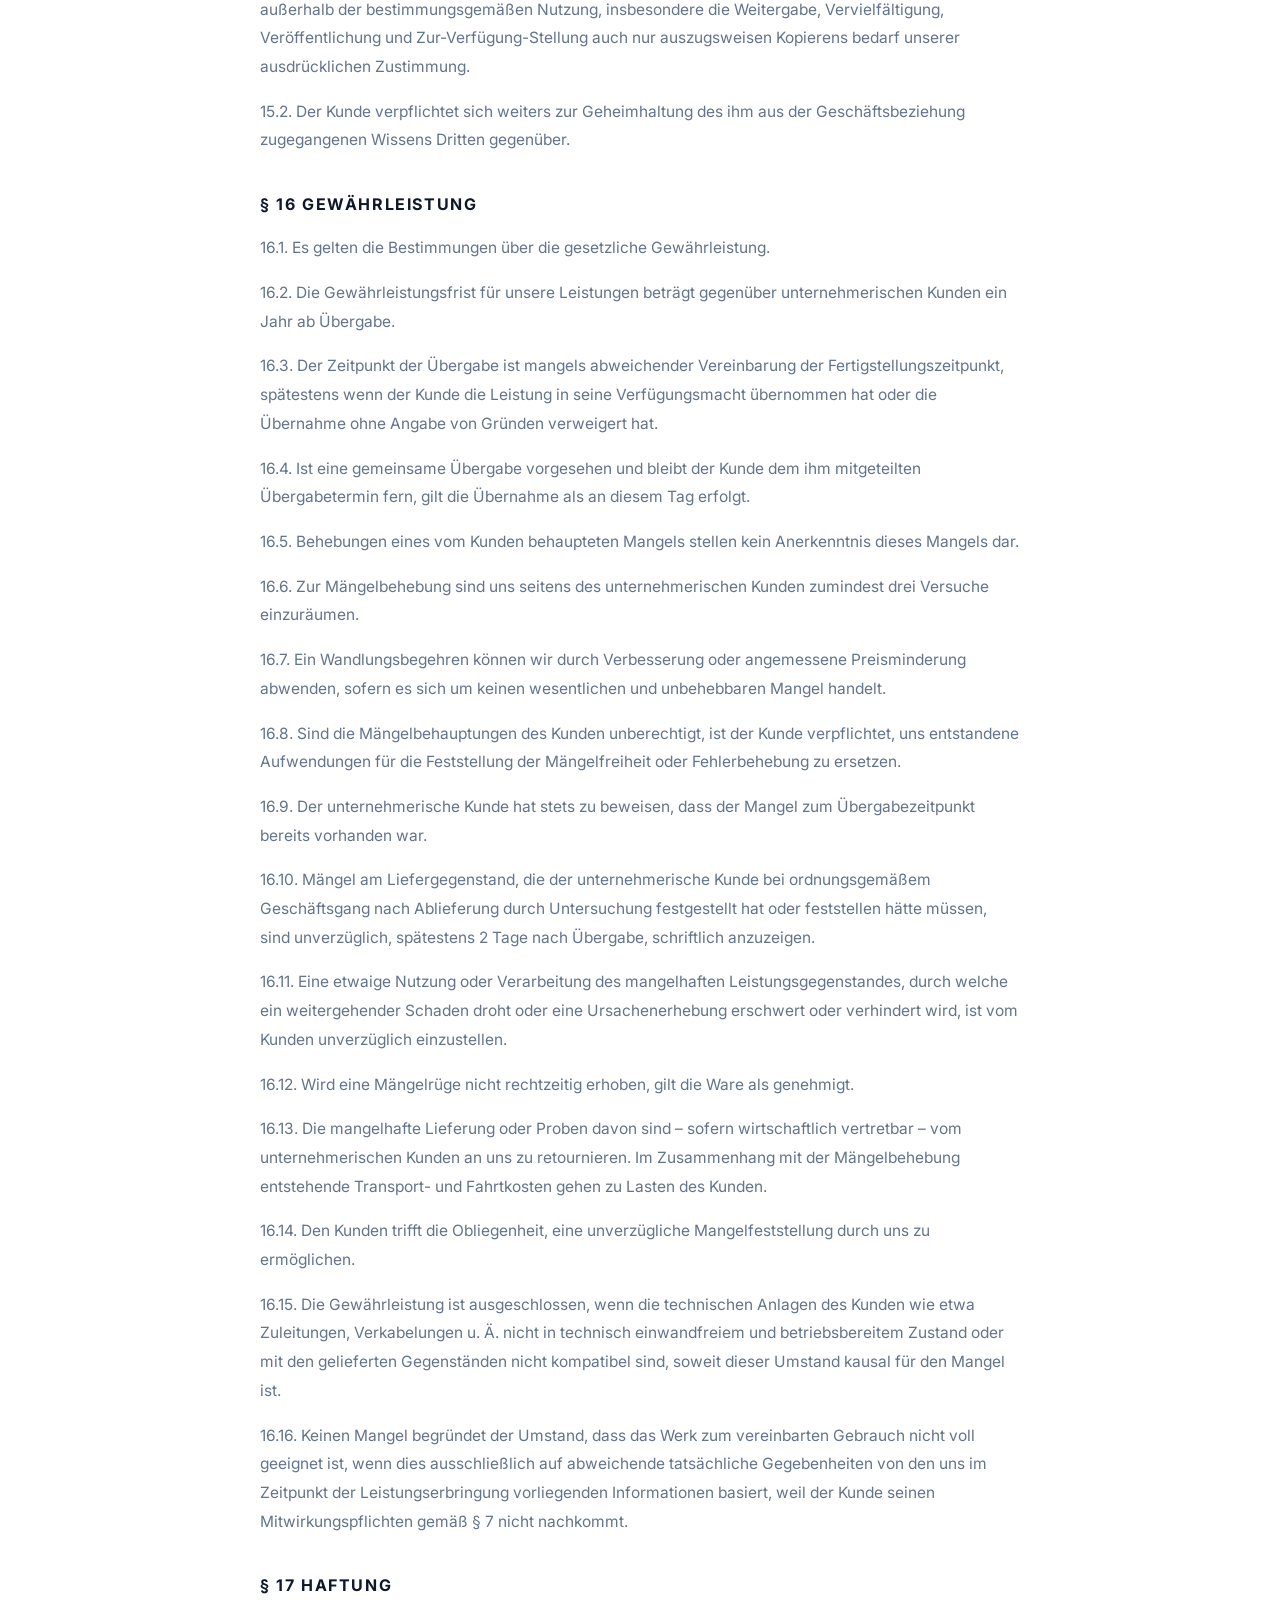
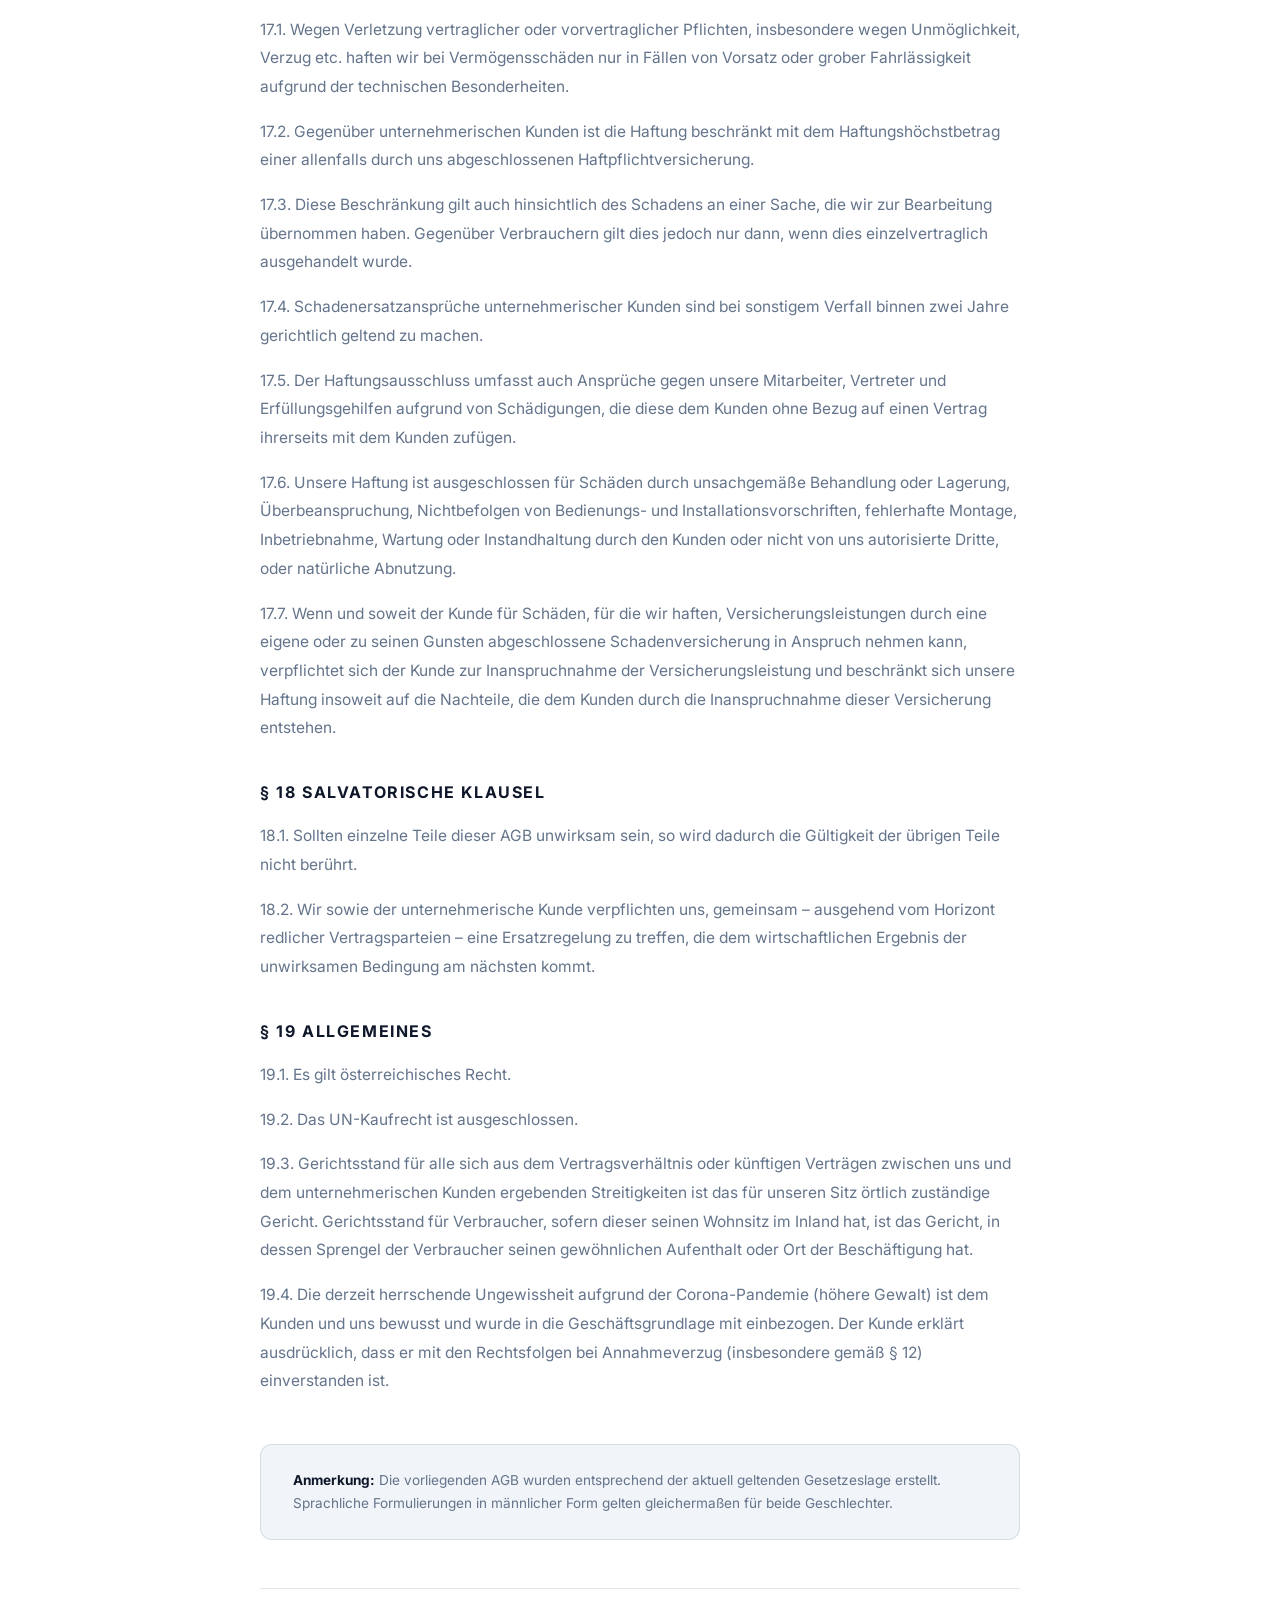
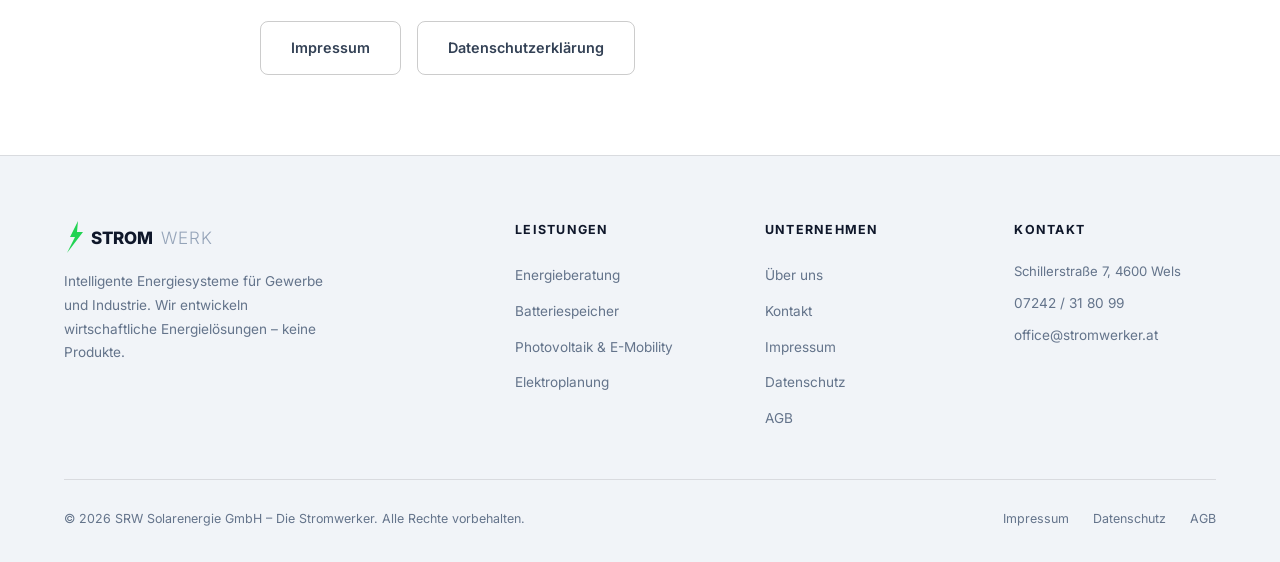
<file: agb.html>
<!DOCTYPE html>
<html lang="de">
<head>
  <meta charset="UTF-8">
  <meta name="viewport" content="width=device-width, initial-scale=1.0">
  <title>AGB – STROMWERK | SRW Solarenergie GmbH</title>
  <meta name="description" content="Allgemeine Geschäftsbedingungen der SRW Solarenergie GmbH (Die Stromwerker).">
  <link rel="canonical" href="https://www.stromwerker.at/agb.html">
  <link rel="stylesheet" href="css/style.css">
  <link rel="preconnect" href="https://fonts.googleapis.com">
  <link rel="preconnect" href="https://fonts.gstatic.com" crossorigin>
</head>
<body>

<!-- ── NAVBAR ──────────────────────────────────── -->
<nav class="navbar">
  <div class="container">
    <a href="index.html" class="logo" aria-label="STROMWERK Startseite">
      <svg width="170" height="38" viewBox="0 0 170 38" fill="none" xmlns="http://www.w3.org/2000/svg" aria-hidden="true">
        <polygon points="16,1 7,19 13,19 4,37 22,14 16,14" fill="#22d353"/>
        <text x="30" y="27" font-family="Inter,system-ui,sans-serif" font-weight="800" font-size="19" fill="#0f172a" letter-spacing="-0.5">STROM</text>
        <text x="108" y="27" font-family="Inter,system-ui,sans-serif" font-weight="300" font-size="19" fill="#7a95b0" letter-spacing="1">WERK</text>
      </svg>
    </a>
    <ul class="nav-links">
      <li><a href="index.html">Startseite</a></li>
      <li><a href="leistungen.html">Leistungen</a></li>
      <li><a href="referenzen.html">Referenzen</a></li>
      <li><a href="ueber-uns.html">Über uns</a></li>
      <li><a href="kontakt.html">Kontakt</a></li>
    </ul>
    <div class="nav-right">
      <a href="kontakt.html" class="btn btn-primary btn-sm">Erstgespräch vereinbaren</a>
    </div>
    <button class="hamburger" aria-label="Menü öffnen">
      <span></span><span></span><span></span>
    </button>
  </div>
</nav>
<div class="mobile-menu">
  <ul class="nav-links">
    <li><a href="index.html">Startseite</a></li>
    <li><a href="leistungen.html">Leistungen</a></li>
    <li><a href="referenzen.html">Referenzen</a></li>
    <li><a href="ueber-uns.html">Über uns</a></li>
    <li><a href="kontakt.html">Kontakt</a></li>
  </ul>
  <a href="kontakt.html" class="btn btn-primary">Erstgespräch vereinbaren</a>
</div>

<!-- ── PAGE HERO ───────────────────────────────── -->
<section class="page-hero">
  <div class="container">
    <div class="breadcrumb">
      <a href="index.html">Startseite</a>
      <span>›</span>
      <span>AGB</span>
    </div>
    <h1>Allgemeine Geschäftsbedingungen</h1>
    <p>SRW Solarenergie GmbH – Die Stromwerker</p>
  </div>
</section>

<!-- ── CONTENT ─────────────────────────────────── -->
<section style="background:#fff;padding:5rem 0;">
  <div class="container">
    <div style="max-width:760px;margin:0 auto;">

      <h2 class="legal-h2">§ 1 Geltung</h2>
      <p class="legal-p">1.1. Diese Geschäftsbedingungen gelten zwischen uns – SRW Solarenergie GmbH – und natürlichen und juristischen Personen (kurz: Kunde) für das gegenständliche Rechtsgeschäft sowie gegenüber unternehmerischen Kunden auch für alle hinkünftigen Geschäfte, selbst wenn im Einzelfall, insbesondere bei künftigen Ergänzungs- oder Folgeaufträgen, darauf nicht ausdrücklich Bezug genommen wird.</p>
      <p class="legal-p">1.2. Es gilt gegenüber unternehmerischen Kunden jeweils die bei Vertragsabschluss aktuelle Fassung unserer AGB, abrufbar auf unserer Homepage <a href="https://www.stromwerker.at" style="color:var(--green-dark);">www.stromwerker.at</a>; diese wurden dem Kunden auch übermittelt.</p>
      <p class="legal-p">1.3. Wir kontrahieren ausschließlich unter Zugrundelegung unserer AGB.</p>
      <p class="legal-p">1.4. Geschäftsbedingungen des Kunden oder Änderungen bzw. Ergänzungen unserer AGB bedürfen zu ihrer Geltung unserer ausdrücklichen – gegenüber unternehmerischen Kunden schriftlichen – Zustimmung.</p>
      <p class="legal-p">1.5. Geschäftsbedingungen des Kunden werden auch dann nicht anerkannt, wenn wir ihnen nach Eingang bei uns nicht ausdrücklich widersprechen.</p>

      <h2 class="legal-h2">§ 2 Angebot / Vertragsabschluss</h2>
      <p class="legal-p">2.1. Unsere Angebote sind unverbindlich.</p>
      <p class="legal-p">2.2. Zusagen, Zusicherungen und Garantien unsererseits oder von diesen AGB abweichende Vereinbarungen im Zusammenhang mit dem Vertragsabschluss werden gegenüber unternehmerischen Kunden erst durch unsere schriftliche Bestätigung verbindlich.</p>
      <p class="legal-p">2.3. In Katalogen, Preislisten, Prospekten, Anzeigen auf Messeständen, Rundschreiben, Werbeaussendungen oder anderen Medien angeführte Informationen über unsere Produkte und Leistungen, die nicht uns zuzurechnen sind, hat der Kunde – sofern er diese seiner Entscheidung zur Beauftragung zugrunde legt – uns darzulegen. Verletzt der Kunde diese Obliegenheit, sind derartige Angaben unverbindlich, soweit sie nicht ausdrücklich – unternehmerischen Kunden gegenüber schriftlich – zum Vertragsinhalt erklärt wurden.</p>
      <p class="legal-p">2.4. Kostenvoranschläge werden ohne Gewähr erstellt und sind entgeltlich. Verbraucher werden vor Erstellung des Kostenvoranschlages auf die Kostenpflicht hingewiesen. Erfolgt eine Beauftragung mit sämtlichen im Kostenvoranschlag umfassten Leistungen, wird der gegenständlichen Rechnung das Entgelt für den Kostenvoranschlag gutgeschrieben.</p>

      <h2 class="legal-h2">§ 3 Preise</h2>
      <p class="legal-p">3.1. Preisangaben sind grundsätzlich nicht als Pauschalpreis zu verstehen.</p>
      <p class="legal-p">3.2. Für vom Kunden angeordnete Leistungen, die im ursprünglichen Auftrag keine Deckung finden, besteht Anspruch auf angemessenes Entgelt.</p>
      <p class="legal-p">3.3. Preisangaben verstehen sich zuzüglich der jeweils geltenden gesetzlichen Umsatzsteuer und ab Lager. Verpackungs-, Transport-, Verladungs- und Versandkosten sowie Zoll und Versicherung gehen zu Lasten des unternehmerischen Kunden.</p>
      <p class="legal-p">3.4. Die fach- und umweltgerechte Entsorgung von Altmaterial hat der Kunde zu veranlassen. Werden wir gesondert hiermit beauftragt, ist dies vom Kunden zusätzlich im vereinbarten Ausmaß, mangels Entgeltsvereinbarung angemessen zu vergüten.</p>
      <p class="legal-p">3.6. Wir sind aus eigenem berechtigt, wie auch auf Antrag des Kunden verpflichtet, die vertraglich vereinbarten Entgelte anzupassen, wenn Änderungen im Ausmaß von zumindest 4 % hinsichtlich (a) der Lohnkosten durch Gesetz, Verordnung, Kollektivvertrag, Betriebsvereinbarungen oder (b) anderer zur Leistungserbringung notwendiger Kostenfaktoren wie Materialkosten aufgrund von Empfehlungen der Paritätischen Kommissionen oder von Änderungen der nationalen bzw. Weltmarktpreise für Rohstoffe, Änderungen relevanter Wechselkurse etc. seit Vertragsabschluss eingetreten sind.</p>
      <p class="legal-p">3.7. Das Entgelt bei Dauerschuldverhältnissen wird als wertgesichert nach dem VPI 2010 vereinbart.</p>
      <p class="legal-p">3.8. Verbrauchern als Kunden gegenüber erfolgt eine Anpassung des Entgelts gemäß Punkt 3.5 sowie bei Dauerschuldverhältnissen gemäß Punkt 3.6 nur bei einzelvertraglicher Aushandlung, wenn die Leistung innerhalb von zwei Monaten nach Vertragsabschluss zu erbringen ist.</p>
      <p class="legal-p">3.9. Bogenförmig verlegte Leitungen werden im Außenbogen gemessen. Formstücke und Einbauten werden im Rohrausmaß mitgemessen, jedoch separat verrechnet. Unterbrechungen bis maximal 1 Meter bleiben unberücksichtigt.</p>
      <p class="legal-p">3.10. Erfolgt die Abrechnung nach Aufmaßen und ist eine gemeinsame Ermittlung der Aufmaße vereinbart, hat der Kunde bei Fernbleiben trotz zeitgerechter Einladung zu beweisen, dass die ermittelten Ausmaße nicht richtig festgestellt wurden.</p>

      <h2 class="legal-h2">§ 4 Beigestellte Ware (Beistellungen)</h2>
      <p class="legal-p">4.1. Werden Geräte oder sonstige Materialien vom Kunden beigestellt, sind wir berechtigt, dem Kunden einen Zuschlag von 15 % des Werts der beigestellten Geräte bzw. des Materials zu berechnen.</p>
      <p class="legal-p">4.2. Solche Beistellungen des Kunden sind nicht Gegenstand von Gewährleistung. Die Qualität und Betriebsbereitschaft der Beistellungen liegt in der Verantwortung des Kunden.</p>

      <h2 class="legal-h2">§ 5 Zahlung</h2>
      <p class="legal-p">5.1. 40 % wird bei Vertragsabschluss, 50 % nach erfolgter Montage und der Rest nach Leistungsfertigstellung fällig.</p>
      <p class="legal-p">5.2. Die Berechtigung zu einem Skontoabzug bedarf einer ausdrücklichen – gegenüber unternehmerischen Kunden schriftlichen – Vereinbarung.</p>
      <p class="legal-p">5.3. Vom Kunden vorgenommene Zahlungswidmungen auf Überweisungsbelegen sind für uns nicht verbindlich.</p>
      <p class="legal-p">5.4. Gegenüber Unternehmern als Kunden sind wir gemäß § 456 UGB bei verschuldetem Zahlungsverzug dazu berechtigt, 9,2 Prozentpunkte über dem Basiszinssatz zu verrechnen. Gegenüber Verbrauchern berechnen wir einen Zinssatz in Höhe von 4,8 %.</p>
      <p class="legal-p">5.5. Die Geltendmachung eines weiteren Verzugsschadens bleibt vorbehalten, gegenüber Verbrauchern als Kunden jedoch nur, wenn dies im Einzelnen ausgehandelt wird.</p>
      <p class="legal-p">5.6. Kommt der unternehmerische Kunde im Rahmen anderer mit uns bestehender Vertragsverhältnisse in Zahlungsverzug, so sind wir berechtigt, die Erfüllung unserer Verpflichtungen aus diesem Vertrag bis zur Erfüllung durch den Kunden einzustellen.</p>
      <p class="legal-p">5.7. Wir sind dann auch berechtigt, alle Forderungen für bereits erbrachte Leistungen aus der laufenden Geschäftsbeziehung fällig zu stellen.</p>
      <p class="legal-p">5.8. Eine Aufrechnungsbefugnis steht dem Kunden nur insoweit zu, als Gegenansprüche gerichtlich festgestellt oder von uns anerkannt worden sind.</p>
      <p class="legal-p">5.9. Bei Überschreitung der Zahlungsfrist verfallen gewährte Vergütungen (Rabatte, Abschläge u. a.) und werden der Rechnung zugerechnet.</p>
      <p class="legal-p">5.10. Der Kunde verpflichtet sich im Falle von Zahlungsverzug, die zur Einbringlichmachung notwendigen und zweckentsprechenden Kosten (Mahnkosten, Inkassospesen, Rechtsanwaltskosten etc.) an uns zu ersetzen. Insbesondere verpflichtet sich der Kunde bei verschuldetem Zahlungsverzug zur Bezahlung von Mahnspesen pro Mahnung in Höhe von € 20,00, soweit dies im angemessenen Verhältnis zur betriebenen Forderung steht.</p>

      <h2 class="legal-h2">§ 6 Bonitätsprüfung</h2>
      <p class="legal-p">6.1. Der Kunde erklärt sein ausdrückliches Einverständnis, dass seine Daten ausschließlich zum Zwecke des Gläubigerschutzes an die staatlich bevorrechteten Gläubigerschutzverbände Alpenländischer Kreditorenverband (AKV), Österreichischer Verband Creditreform (ÖVC), Insolvenzschutzverband für Arbeitnehmer oder Arbeitnehmerinnen (ISA) und Kreditschutzverband von 1870 (KSV) übermittelt werden dürfen.</p>

      <h2 class="legal-h2">§ 7 Mitwirkungspflichten des Kunden</h2>
      <p class="legal-p">7.1. Unsere Pflicht zur Leistungsausführung beginnt frühestens, sobald der Kunde alle baulichen, technischen sowie rechtlichen Voraussetzungen zur Ausführung geschaffen hat.</p>
      <p class="legal-p">7.2. Insbesondere hat der Kunde vor Beginn der Leistungsausführung die nötigen Angaben über die Lage verdeckt geführter Strom-, Gas- und Wasserleitungen oder ähnlicher Vorrichtungen, Fluchtwege, sonstige Hindernisse baulicher Art sowie die erforderlichen statischen Angaben unaufgefordert zur Verfügung zu stellen.</p>
      <p class="legal-p">7.3. Auftragsbezogene Details zu den notwendigen Angaben können bei uns erfragt werden.</p>
      <p class="legal-p">7.4. Kommt der Kunde dieser Mitwirkungspflicht nicht nach, ist – ausschließlich im Hinblick auf die infolge falscher Kundenangaben nicht voll gegebene Leistungsfähigkeit – unsere Leistung nicht mangelhaft.</p>
      <p class="legal-p">7.5. Der Kunde hat die erforderlichen Bewilligungen Dritter sowie Meldungen und Bewilligungen durch Behörden (z. B. Anmeldung Strombezug) auf seine Kosten zu veranlassen.</p>
      <p class="legal-p">7.6. Die für die Leistungsausführung einschließlich des Probebetriebes erforderlichen Energie- und Wassermengen sind vom Kunden auf dessen Kosten beizustellen.</p>
      <p class="legal-p">7.7. Der Kunde haftet dafür, dass die technischen Anlagen wie etwa Zuleitungen, Verkabelungen und Netzwerke in technisch einwandfreiem und betriebsbereitem Zustand sowie mit den von uns herzustellenden Werken kompatibel sind.</p>
      <p class="legal-p">7.8. Wir sind berechtigt, aber nicht verpflichtet, diese Anlagen gegen gesondertes Entgelt zu überprüfen.</p>
      <p class="legal-p">7.9. Der Kunde hat uns für die Zeit der Leistungsausführung kostenlos versperrbare Räume für den Aufenthalt der Arbeiter sowie für die Lagerung von Werkzeugen und Materialien zur Verfügung zu stellen.</p>

      <h2 class="legal-h2">§ 8 Leistungsausführung</h2>
      <p class="legal-p">8.1. Wir sind lediglich dann verpflichtet, nachträgliche Änderungs- und Erweiterungswünsche des Kunden zu berücksichtigen, wenn sie aus technischen Gründen erforderlich sind, um den Vertragszweck zu erreichen.</p>
      <p class="legal-p">8.2. Dem unternehmerischen Kunden zumutbare sachlich gerechtfertigte geringfügige Änderungen unserer Leistungsausführung gelten als vorweg genehmigt.</p>
      <p class="legal-p">8.3. Kommt es nach der Auftragserteilung aus welchen Gründen auch immer zu einer Abänderung oder Ergänzung des Auftrages, so verlängert sich die Liefer-/Leistungsfrist um einen angemessenen Zeitraum.</p>
      <p class="legal-p">8.4. Wünscht der Kunde nach Vertragsabschluss eine Leistungsausführung innerhalb eines kürzeren Zeitraums, stellt dies eine Vertragsänderung dar. Hierdurch können Überstunden notwendig werden und erhöht sich das Entgelt im Verhältnis zum notwendigen Mehraufwand angemessen.</p>
      <p class="legal-p">8.5. Sachlich gerechtfertigte Teillieferungen und -leistungen sind zulässig und können gesondert in Rechnung gestellt werden.</p>

      <h2 class="legal-h2">§ 9 Leistungsfristen und Termine</h2>
      <p class="legal-p">9.1. Fristen und Termine verschieben sich bei höherer Gewalt, Streik, nicht vorhersehbaren und von uns nicht verschuldeten Verzögerungen unserer Zulieferer oder sonstigen vergleichbaren Ereignissen, die nicht in unserem Einflussbereich liegen (z. B. schlechte Witterung), in jenem Zeitraum, währenddessen das entsprechende Ereignis andauert.</p>
      <p class="legal-p">9.2. Werden der Beginn der Leistungsausführung oder die Ausführung durch dem Kunden zuzurechnende Umstände verzögert oder unterbrochen, insbesondere aufgrund der Verletzung der Mitwirkungspflichten gemäß § 7, so werden Leistungsfristen entsprechend verlängert und vereinbarte Fertigstellungstermine entsprechend hinausgeschoben.</p>
      <p class="legal-p">9.3. Wir sind berechtigt, für die dadurch notwendige Lagerung von Materialien und Geräten 3 % des Rechnungsbetrages je begonnenen Monat der Leistungsverzögerung zu verrechnen.</p>
      <p class="legal-p">9.4. Unternehmerischen Kunden gegenüber sind Liefer- und Fertigstellungstermine nur verbindlich, wenn deren Einhaltung schriftlich zugesagt wurde.</p>
      <p class="legal-p">9.5. Bei Verzug mit der Vertragserfüllung durch uns steht dem Kunden ein Recht auf Rücktritt vom Vertrag nach Setzung einer angemessenen Nachfrist zu. Die Setzung der Nachfrist hat schriftlich (von unternehmerischen Kunden mittels eingeschriebenen Briefs) unter gleichzeitiger Androhung des Rücktritts zu erfolgen.</p>

      <h2 class="legal-h2">§ 10 Hinweis auf Beschränkung des Leistungsumfanges</h2>
      <p class="legal-p">10.1. Im Rahmen von Montage- und Instandsetzungsarbeiten können Schäden (a) an bereits vorhandenen Leitungen und Geräten als Folge nicht erkennbarer baulicher Gegebenheiten oder Materialfehler des vorhandenen Bestands oder (b) bei Stemmarbeiten in bindungslosem Mauerwerk entstehen. Solche Schäden sind von uns nur zu verantworten, wenn wir diese schuldhaft verursacht haben.</p>
      <p class="legal-p">10.2. Bei behelfsmäßigen Instandsetzungen besteht lediglich eine sehr beschränkte und den Umständen entsprechende Haltbarkeit.</p>
      <p class="legal-p">10.3. Vom Kunden ist bei behelfsmäßiger Instandsetzung umgehend eine fachgerechte Instandsetzung zu veranlassen.</p>

      <h2 class="legal-h2">§ 11 Gefahrtragung</h2>
      <p class="legal-p">11.1. Für den Gefahrenübergang bei Übersendung der Ware an den Verbraucher gilt § 7b KSchG.</p>
      <p class="legal-p">11.2. Auf den unternehmerischen Kunden geht die Gefahr über, sobald wir den Kaufgegenstand, das Material oder das Werk zur Abholung im Werk oder Lager bereithalten, dieses selbst anliefern oder an einen Transporteur übergeben.</p>
      <p class="legal-p">11.3. Der unternehmerische Kunde wird sich gegen dieses Risiko entsprechend versichern. Wir verpflichten uns, eine Transportversicherung über schriftlichen Wunsch des Kunden auf dessen Kosten abzuschließen.</p>

      <h2 class="legal-h2">§ 12 Annahmeverzug</h2>
      <p class="legal-p">12.1. Gerät der Kunde länger als 3 Wochen in Annahmeverzug und hat er trotz angemessener Nachfristsetzung nicht für die Beseitigung der ihm zuzurechnenden Umstände gesorgt, dürfen wir bei aufrechtem Vertrag über die für die Leistungsausführung spezifizierten Geräte und Materialien anderweitig verfügen.</p>
      <p class="legal-p">12.2. Bei Annahmeverzug des Kunden sind wir berechtigt, bei Bestehen auf Vertragserfüllung die Ware bei uns einzulagern, wofür uns eine Lagergebühr in Höhe von € 200,00 zusteht.</p>
      <p class="legal-p">12.3. Davon unberührt bleibt unser Recht, das Entgelt für erbrachte Leistungen fällig zu stellen und nach angemessener Nachfrist vom Vertrag zurückzutreten.</p>
      <p class="legal-p">12.4. Die Geltendmachung eines höheren Schadens ist zulässig. Gegenüber Verbrauchern besteht dieses Recht nur, wenn es im Einzelfall ausgehandelt wird.</p>

      <h2 class="legal-h2">§ 13 Eigentumsvorbehalt</h2>
      <p class="legal-p">13.1. Die von uns gelieferte, montierte oder sonst übergebene Ware bleibt bis zur vollständigen Bezahlung unser Eigentum. Eine Weiterveräußerung ist nur zulässig, wenn uns diese rechtzeitig vorher unter Angabe des Namens und der Anschrift des Käufers bekannt gegeben wurde und wir der Veräußerung zustimmen. Im Fall unserer Zustimmung gilt die Kaufpreisforderung des unternehmerischen Kunden bereits jetzt als an uns abgetreten.</p>
      <p class="legal-p">13.2. Gerät der Kunde in Zahlungsverzug, sind wir bei angemessener Nachfristsetzung berechtigt, die Vorbehaltsware herauszuverlangen.</p>
      <p class="legal-p">13.3. Der Kunde hat uns von der Eröffnung des Konkurses über sein Vermögen oder der Pfändung unserer Vorbehaltsware unverzüglich zu verständigen.</p>
      <p class="legal-p">13.4. Wir sind berechtigt, zur Geltendmachung unseres Eigentumsvorbehalts den Standort der Vorbehaltsware nach angemessener Vorankündigung zu betreten.</p>
      <p class="legal-p">13.5. Notwendige und zur zweckentsprechenden Rechtsverfolgung angemessene Kosten trägt der Kunde.</p>
      <p class="legal-p">13.6. In der Geltendmachung des Eigentumsvorbehalts liegt nur dann ein Rücktritt vom Vertrag, wenn dieser ausdrücklich erklärt wird.</p>
      <p class="legal-p">13.7. Die zurückgenommene Vorbehaltsware dürfen wir gegenüber unternehmerischen Kunden freihändig und bestmöglich verwerten.</p>
      <p class="legal-p">13.8. Bis zur vollständigen Bezahlung aller unserer Forderungen darf der Leistungs-/Kaufgegenstand weder verpfändet, sicherungsübereignet noch sonst wie mit Rechten Dritter belastet werden.</p>

      <h2 class="legal-h2">§ 14 Schutzrechte Dritter</h2>
      <p class="legal-p">14.1. Bringt der Kunde geistige Schöpfungen oder Unterlagen bei und werden hinsichtlich solcher Schöpfungen Schutzrechte Dritter geltend gemacht, so sind wir berechtigt, die Herstellung des Liefergegenstandes auf Risiko des Auftraggebers bis zur Klärung der Rechte Dritter einzustellen.</p>
      <p class="legal-p">14.2. Der Kunde hält uns diesbezüglich schad- und klaglos.</p>
      <p class="legal-p">14.3. Ebenso können wir den Ersatz von uns aufgewendeter notwendiger und nützlicher Kosten vom Kunden verlangen.</p>
      <p class="legal-p">14.4. Wir sind berechtigt, von unternehmerischen Kunden für allfällige Prozesskosten angemessene Kostenvorschüsse zu verlangen.</p>

      <h2 class="legal-h2">§ 15 Unser geistiges Eigentum</h2>
      <p class="legal-p">15.1. Pläne, Skizzen, Kostenvoranschläge und sonstige Unterlagen, die von uns beigestellt oder durch unseren Beitrag entstanden sind, bleiben unser geistiges Eigentum. Die Verwendung solcher Unterlagen außerhalb der bestimmungsgemäßen Nutzung, insbesondere die Weitergabe, Vervielfältigung, Veröffentlichung und Zur-Verfügung-Stellung auch nur auszugsweisen Kopierens bedarf unserer ausdrücklichen Zustimmung.</p>
      <p class="legal-p">15.2. Der Kunde verpflichtet sich weiters zur Geheimhaltung des ihm aus der Geschäftsbeziehung zugegangenen Wissens Dritten gegenüber.</p>

      <h2 class="legal-h2">§ 16 Gewährleistung</h2>
      <p class="legal-p">16.1. Es gelten die Bestimmungen über die gesetzliche Gewährleistung.</p>
      <p class="legal-p">16.2. Die Gewährleistungsfrist für unsere Leistungen beträgt gegenüber unternehmerischen Kunden ein Jahr ab Übergabe.</p>
      <p class="legal-p">16.3. Der Zeitpunkt der Übergabe ist mangels abweichender Vereinbarung der Fertigstellungszeitpunkt, spätestens wenn der Kunde die Leistung in seine Verfügungsmacht übernommen hat oder die Übernahme ohne Angabe von Gründen verweigert hat.</p>
      <p class="legal-p">16.4. Ist eine gemeinsame Übergabe vorgesehen und bleibt der Kunde dem ihm mitgeteilten Übergabetermin fern, gilt die Übernahme als an diesem Tag erfolgt.</p>
      <p class="legal-p">16.5. Behebungen eines vom Kunden behaupteten Mangels stellen kein Anerkenntnis dieses Mangels dar.</p>
      <p class="legal-p">16.6. Zur Mängelbehebung sind uns seitens des unternehmerischen Kunden zumindest drei Versuche einzuräumen.</p>
      <p class="legal-p">16.7. Ein Wandlungsbegehren können wir durch Verbesserung oder angemessene Preisminderung abwenden, sofern es sich um keinen wesentlichen und unbehebbaren Mangel handelt.</p>
      <p class="legal-p">16.8. Sind die Mängelbehauptungen des Kunden unberechtigt, ist der Kunde verpflichtet, uns entstandene Aufwendungen für die Feststellung der Mängelfreiheit oder Fehlerbehebung zu ersetzen.</p>
      <p class="legal-p">16.9. Der unternehmerische Kunde hat stets zu beweisen, dass der Mangel zum Übergabezeitpunkt bereits vorhanden war.</p>
      <p class="legal-p">16.10. Mängel am Liefergegenstand, die der unternehmerische Kunde bei ordnungsgemäßem Geschäftsgang nach Ablieferung durch Untersuchung festgestellt hat oder feststellen hätte müssen, sind unverzüglich, spätestens 2 Tage nach Übergabe, schriftlich anzuzeigen.</p>
      <p class="legal-p">16.11. Eine etwaige Nutzung oder Verarbeitung des mangelhaften Leistungsgegenstandes, durch welche ein weitergehender Schaden droht oder eine Ursachenerhebung erschwert oder verhindert wird, ist vom Kunden unverzüglich einzustellen.</p>
      <p class="legal-p">16.12. Wird eine Mängelrüge nicht rechtzeitig erhoben, gilt die Ware als genehmigt.</p>
      <p class="legal-p">16.13. Die mangelhafte Lieferung oder Proben davon sind – sofern wirtschaftlich vertretbar – vom unternehmerischen Kunden an uns zu retournieren. Im Zusammenhang mit der Mängelbehebung entstehende Transport- und Fahrtkosten gehen zu Lasten des Kunden.</p>
      <p class="legal-p">16.14. Den Kunden trifft die Obliegenheit, eine unverzügliche Mangelfeststellung durch uns zu ermöglichen.</p>
      <p class="legal-p">16.15. Die Gewährleistung ist ausgeschlossen, wenn die technischen Anlagen des Kunden wie etwa Zuleitungen, Verkabelungen u. Ä. nicht in technisch einwandfreiem und betriebsbereitem Zustand oder mit den gelieferten Gegenständen nicht kompatibel sind, soweit dieser Umstand kausal für den Mangel ist.</p>
      <p class="legal-p">16.16. Keinen Mangel begründet der Umstand, dass das Werk zum vereinbarten Gebrauch nicht voll geeignet ist, wenn dies ausschließlich auf abweichende tatsächliche Gegebenheiten von den uns im Zeitpunkt der Leistungserbringung vorliegenden Informationen basiert, weil der Kunde seinen Mitwirkungspflichten gemäß § 7 nicht nachkommt.</p>

      <h2 class="legal-h2">§ 17 Haftung</h2>
      <p class="legal-p">17.1. Wegen Verletzung vertraglicher oder vorvertraglicher Pflichten, insbesondere wegen Unmöglichkeit, Verzug etc. haften wir bei Vermögensschäden nur in Fällen von Vorsatz oder grober Fahrlässigkeit aufgrund der technischen Besonderheiten.</p>
      <p class="legal-p">17.2. Gegenüber unternehmerischen Kunden ist die Haftung beschränkt mit dem Haftungshöchstbetrag einer allenfalls durch uns abgeschlossenen Haftpflichtversicherung.</p>
      <p class="legal-p">17.3. Diese Beschränkung gilt auch hinsichtlich des Schadens an einer Sache, die wir zur Bearbeitung übernommen haben. Gegenüber Verbrauchern gilt dies jedoch nur dann, wenn dies einzelvertraglich ausgehandelt wurde.</p>
      <p class="legal-p">17.4. Schadenersatzansprüche unternehmerischer Kunden sind bei sonstigem Verfall binnen zwei Jahre gerichtlich geltend zu machen.</p>
      <p class="legal-p">17.5. Der Haftungsausschluss umfasst auch Ansprüche gegen unsere Mitarbeiter, Vertreter und Erfüllungsgehilfen aufgrund von Schädigungen, die diese dem Kunden ohne Bezug auf einen Vertrag ihrerseits mit dem Kunden zufügen.</p>
      <p class="legal-p">17.6. Unsere Haftung ist ausgeschlossen für Schäden durch unsachgemäße Behandlung oder Lagerung, Überbeanspruchung, Nichtbefolgen von Bedienungs- und Installationsvorschriften, fehlerhafte Montage, Inbetriebnahme, Wartung oder Instandhaltung durch den Kunden oder nicht von uns autorisierte Dritte, oder natürliche Abnutzung.</p>
      <p class="legal-p">17.7. Wenn und soweit der Kunde für Schäden, für die wir haften, Versicherungsleistungen durch eine eigene oder zu seinen Gunsten abgeschlossene Schadenversicherung in Anspruch nehmen kann, verpflichtet sich der Kunde zur Inanspruchnahme der Versicherungsleistung und beschränkt sich unsere Haftung insoweit auf die Nachteile, die dem Kunden durch die Inanspruchnahme dieser Versicherung entstehen.</p>

      <h2 class="legal-h2">§ 18 Salvatorische Klausel</h2>
      <p class="legal-p">18.1. Sollten einzelne Teile dieser AGB unwirksam sein, so wird dadurch die Gültigkeit der übrigen Teile nicht berührt.</p>
      <p class="legal-p">18.2. Wir sowie der unternehmerische Kunde verpflichten uns, gemeinsam – ausgehend vom Horizont redlicher Vertragsparteien – eine Ersatzregelung zu treffen, die dem wirtschaftlichen Ergebnis der unwirksamen Bedingung am nächsten kommt.</p>

      <h2 class="legal-h2">§ 19 Allgemeines</h2>
      <p class="legal-p">19.1. Es gilt österreichisches Recht.</p>
      <p class="legal-p">19.2. Das UN-Kaufrecht ist ausgeschlossen.</p>
      <p class="legal-p">19.3. Gerichtsstand für alle sich aus dem Vertragsverhältnis oder künftigen Verträgen zwischen uns und dem unternehmerischen Kunden ergebenden Streitigkeiten ist das für unseren Sitz örtlich zuständige Gericht. Gerichtsstand für Verbraucher, sofern dieser seinen Wohnsitz im Inland hat, ist das Gericht, in dessen Sprengel der Verbraucher seinen gewöhnlichen Aufenthalt oder Ort der Beschäftigung hat.</p>
      <p class="legal-p">19.4. Die derzeit herrschende Ungewissheit aufgrund der Corona-Pandemie (höhere Gewalt) ist dem Kunden und uns bewusst und wurde in die Geschäftsgrundlage mit einbezogen. Der Kunde erklärt ausdrücklich, dass er mit den Rechtsfolgen bei Annahmeverzug (insbesondere gemäß § 12) einverstanden ist.</p>

      <div style="margin-top:3rem;padding:1.5rem 2rem;background:var(--navy-800);border:1px solid var(--border);border-radius:12px;font-size:.85rem;color:var(--text-muted);line-height:1.7;">
        <strong style="color:#0f172a;">Anmerkung:</strong> Die vorliegenden AGB wurden entsprechend der aktuell geltenden Gesetzeslage erstellt. Sprachliche Formulierungen in männlicher Form gelten gleichermaßen für beide Geschlechter.
      </div>

      <div style="margin-top:3rem;padding-top:2rem;border-top:1px solid var(--border);display:flex;gap:1rem;flex-wrap:wrap;">
        <a href="impressum.html" class="btn btn-outline">Impressum</a>
        <a href="datenschutz.html" class="btn btn-outline">Datenschutzerklärung</a>
      </div>

    </div>
  </div>
</section>

<style>
.legal-h2 { font-size:1rem;font-weight:700;text-transform:uppercase;letter-spacing:.1em;color:#0f172a;margin:2.5rem 0 1.25rem; }
.legal-h3 { font-size:1.05rem;font-weight:700;color:#0f172a;margin:2rem 0 .75rem; }
.legal-p  { color:var(--text-muted);line-height:1.85;margin-bottom:1rem;font-size:.97rem; }
</style>

<!-- ── FOOTER ──────────────────────────────────── -->
<footer class="footer">
  <div class="container">
    <div class="footer-grid">
      <div class="footer-brand">
        <a href="index.html" class="logo">
          <svg width="150" height="34" viewBox="0 0 150 34" fill="none" aria-hidden="true">
            <polygon points="14,1 6,17 11,17 3,33 19,12 13,12" fill="#22d353"/>
            <text x="27" y="24" font-family="Inter,system-ui" font-weight="800" font-size="17" fill="#0f172a">STROM</text>
            <text x="97" y="24" font-family="Inter,system-ui" font-weight="300" font-size="17" fill="#94a3b8" letter-spacing="1">WERK</text>
          </svg>
        </a>
        <p>Intelligente Energiesysteme für Gewerbe und Industrie. Wir entwickeln wirtschaftliche Energielösungen – keine Produkte.</p>
      </div>
      <div class="footer-col">
        <h5>Leistungen</h5>
        <ul>
          <li><a href="leistungen.html#energieberatung">Energieberatung</a></li>
          <li><a href="leistungen.html#batteriespeicher">Batteriespeicher</a></li>
          <li><a href="leistungen.html#photovoltaik">Photovoltaik &amp; E-Mobility</a></li>
          <li><a href="leistungen.html#elektroplanung">Elektroplanung</a></li>
        </ul>
      </div>
      <div class="footer-col">
        <h5>Unternehmen</h5>
        <ul>
          <li><a href="ueber-uns.html">Über uns</a></li>
          <li><a href="kontakt.html">Kontakt</a></li>
          <li><a href="impressum.html">Impressum</a></li>
          <li><a href="datenschutz.html">Datenschutz</a></li>
          <li><a href="agb.html">AGB</a></li>
        </ul>
      </div>
      <div class="footer-col">
        <h5>Kontakt</h5>
        <ul class="footer-contact-list">
          <li>Schillerstraße 7, 4600 Wels</li>
          <li><a href="tel:+437242318099">07242 / 31 80 99</a></li>
          <li><a href="mailto:office@stromwerker.at">office@stromwerker.at</a></li>
        </ul>
      </div>
    </div>
    <div class="footer-bottom">
      <p>© 2026 SRW Solarenergie GmbH – Die Stromwerker. Alle Rechte vorbehalten.</p>
      <div class="footer-legal">
        <a href="impressum.html">Impressum</a>
        <a href="datenschutz.html">Datenschutz</a>
        <a href="agb.html">AGB</a>
      </div>
    </div>
  </div>
</footer>

<script src="js/main.js" defer></script>
</body>
</html>
</file>
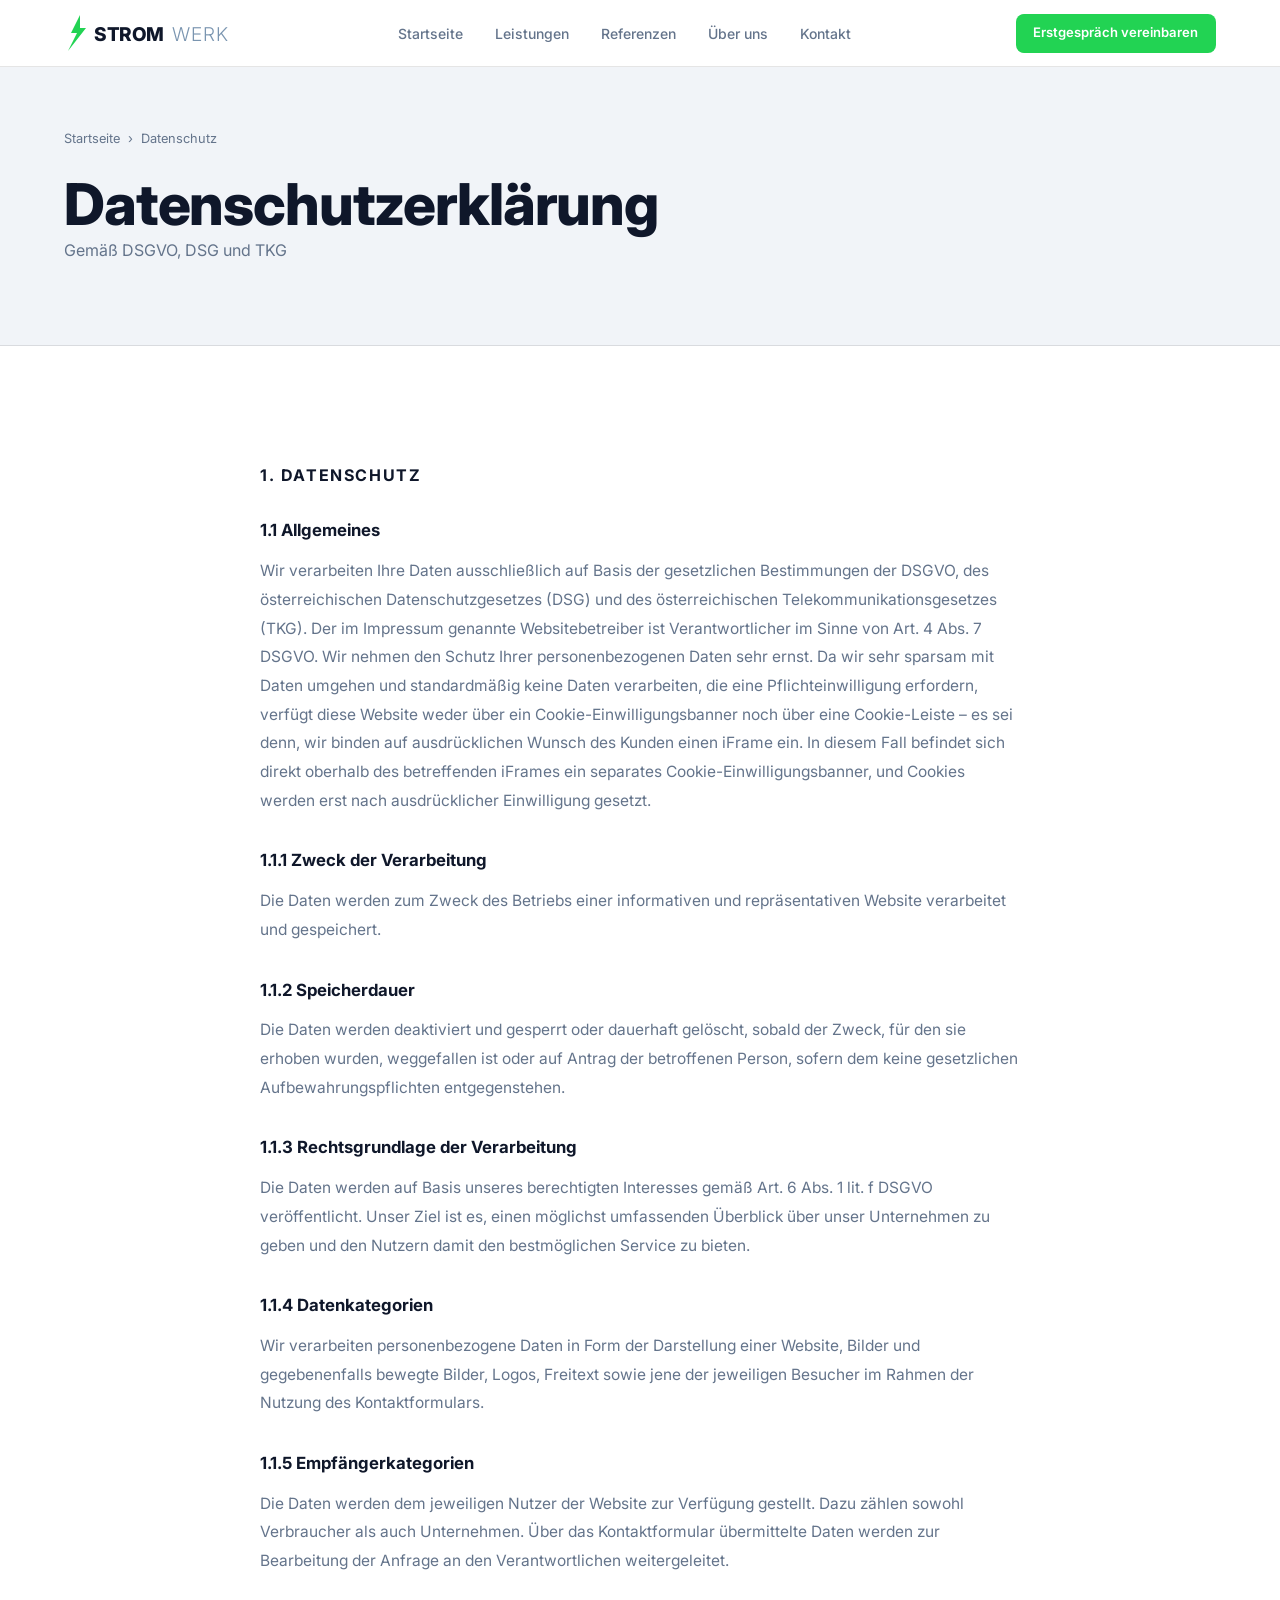
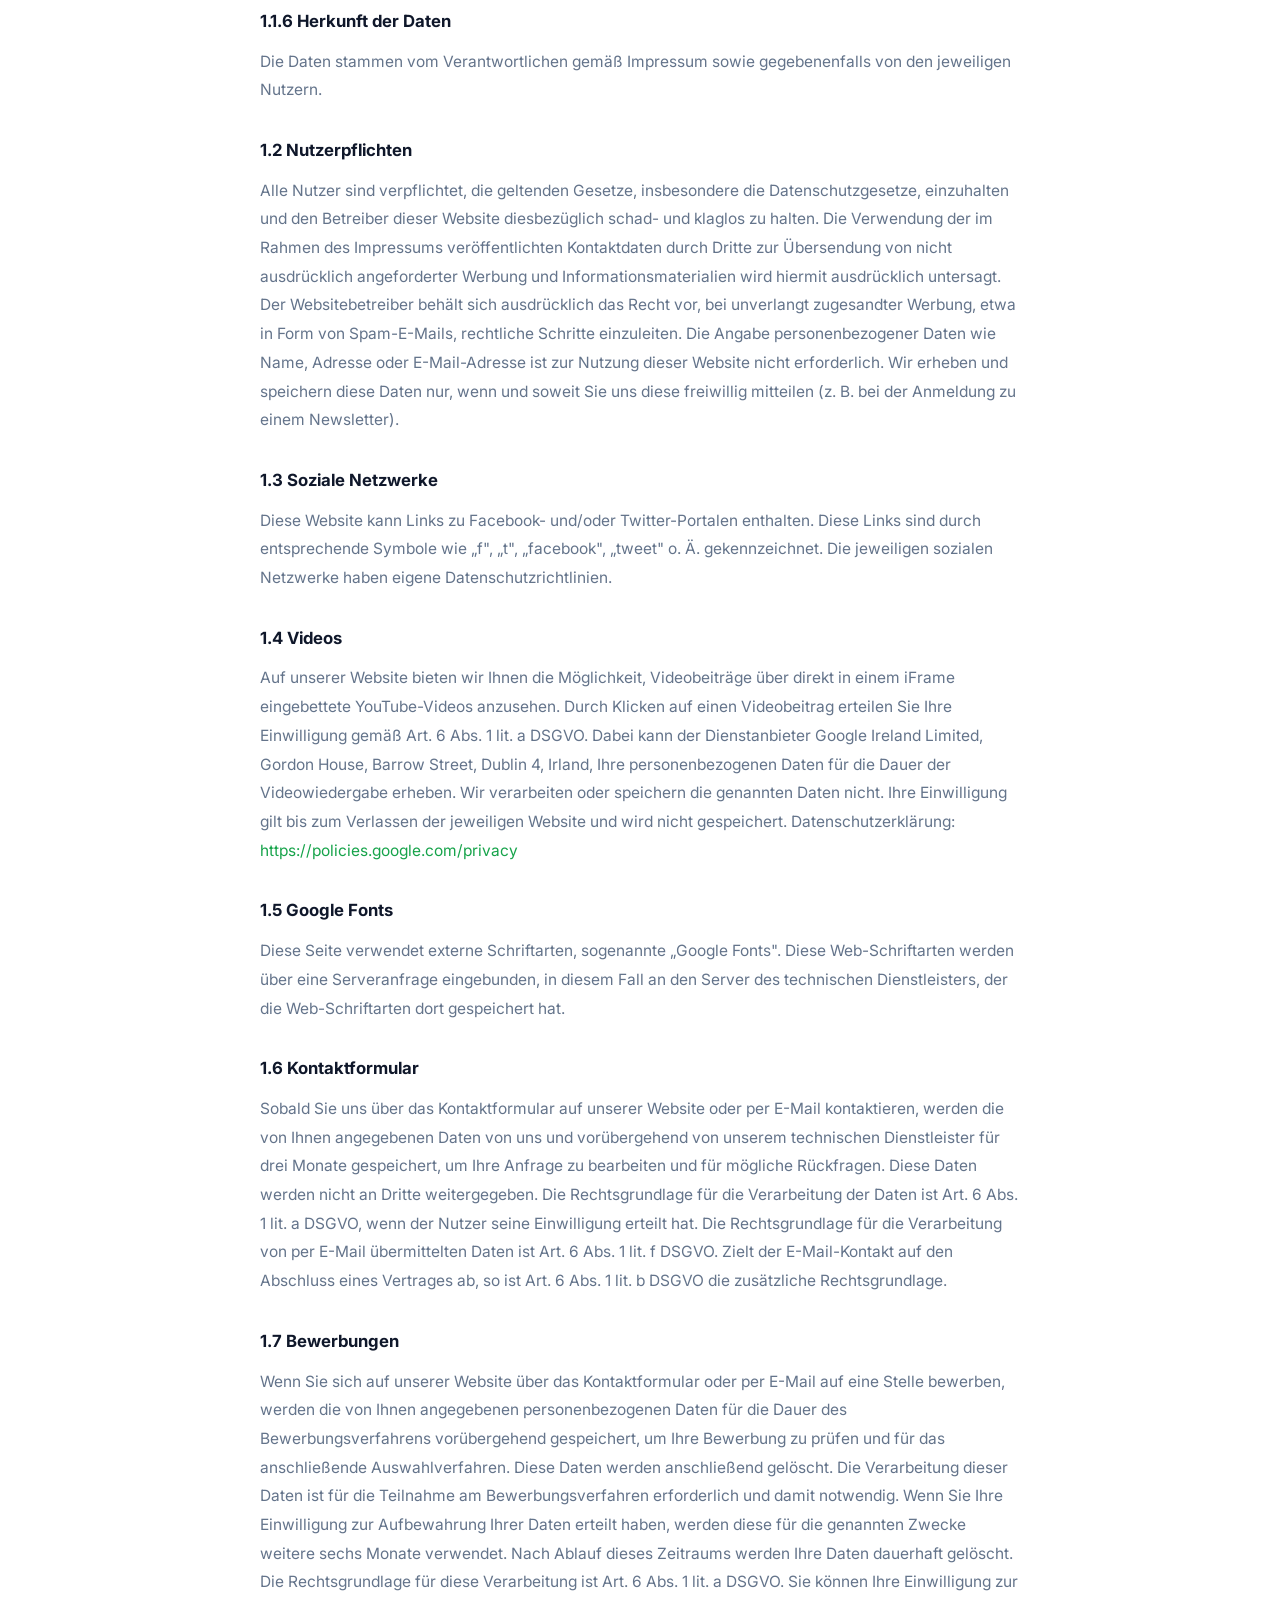
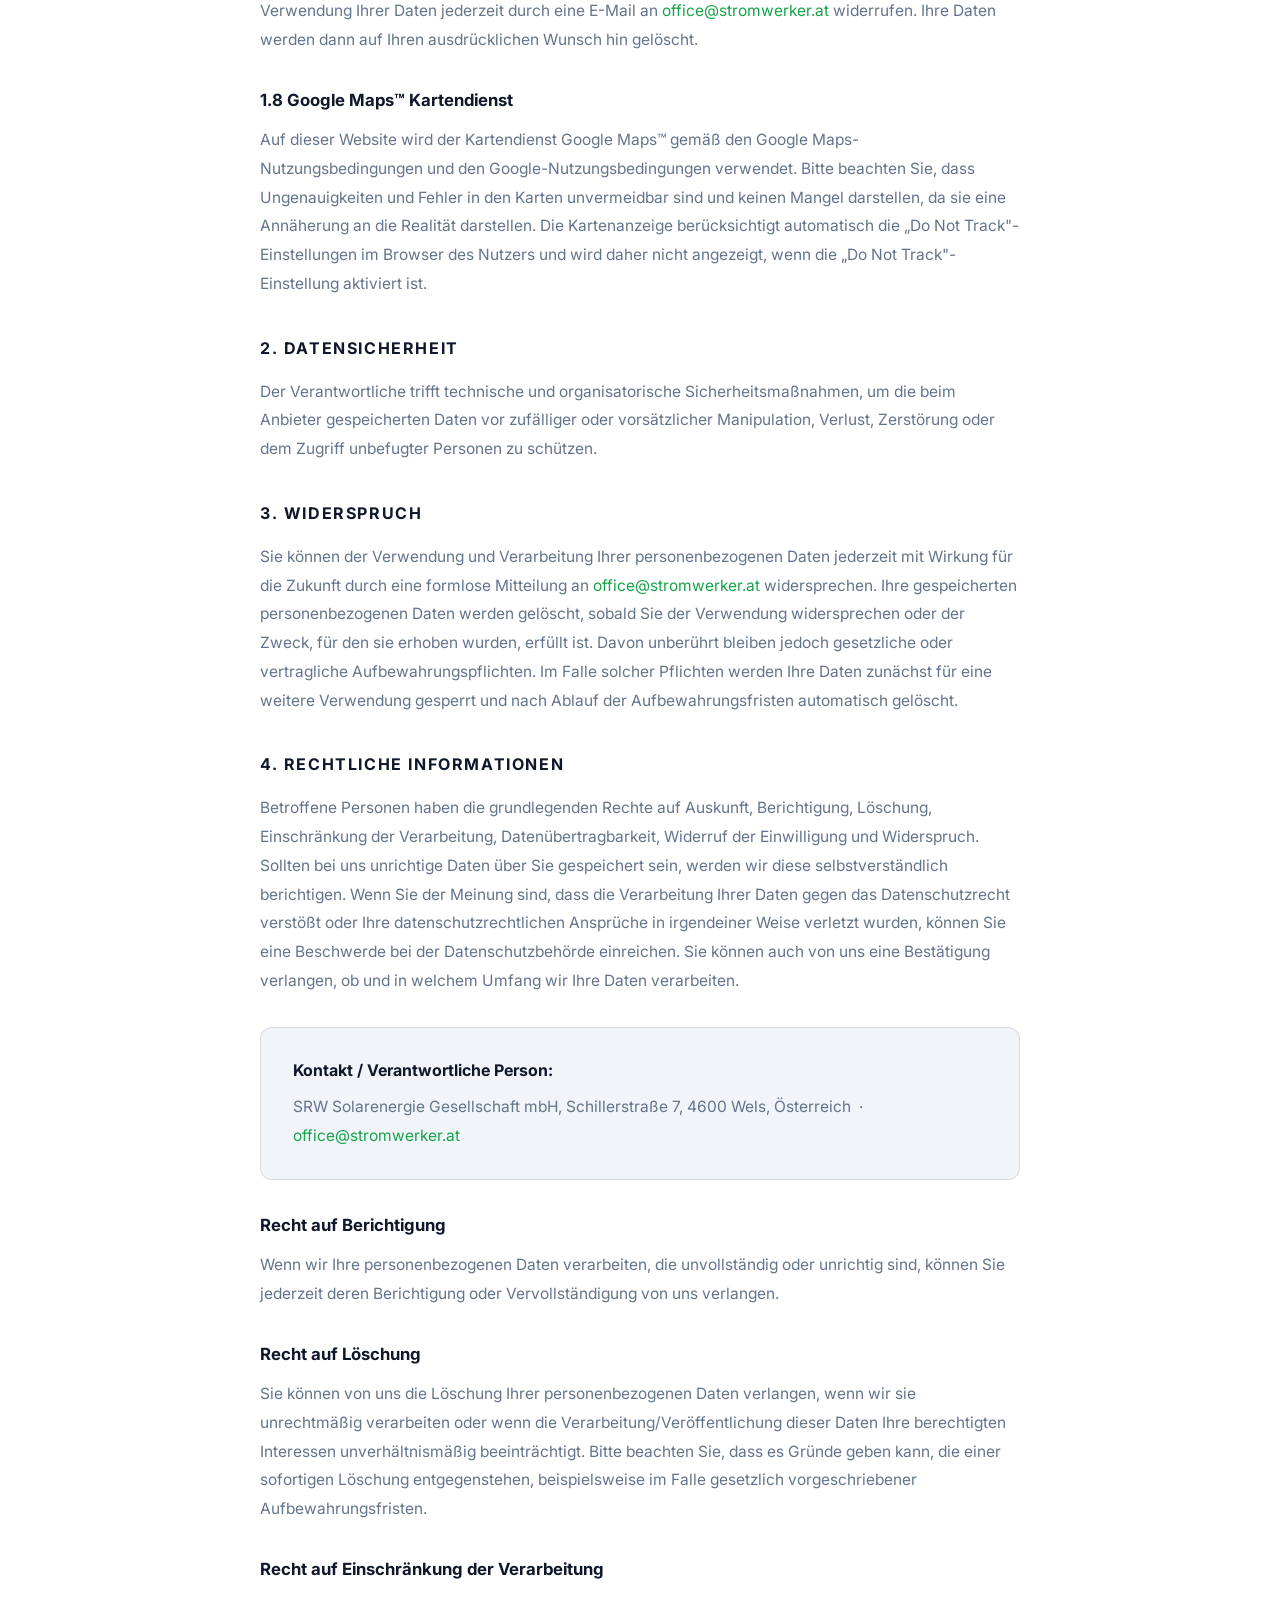
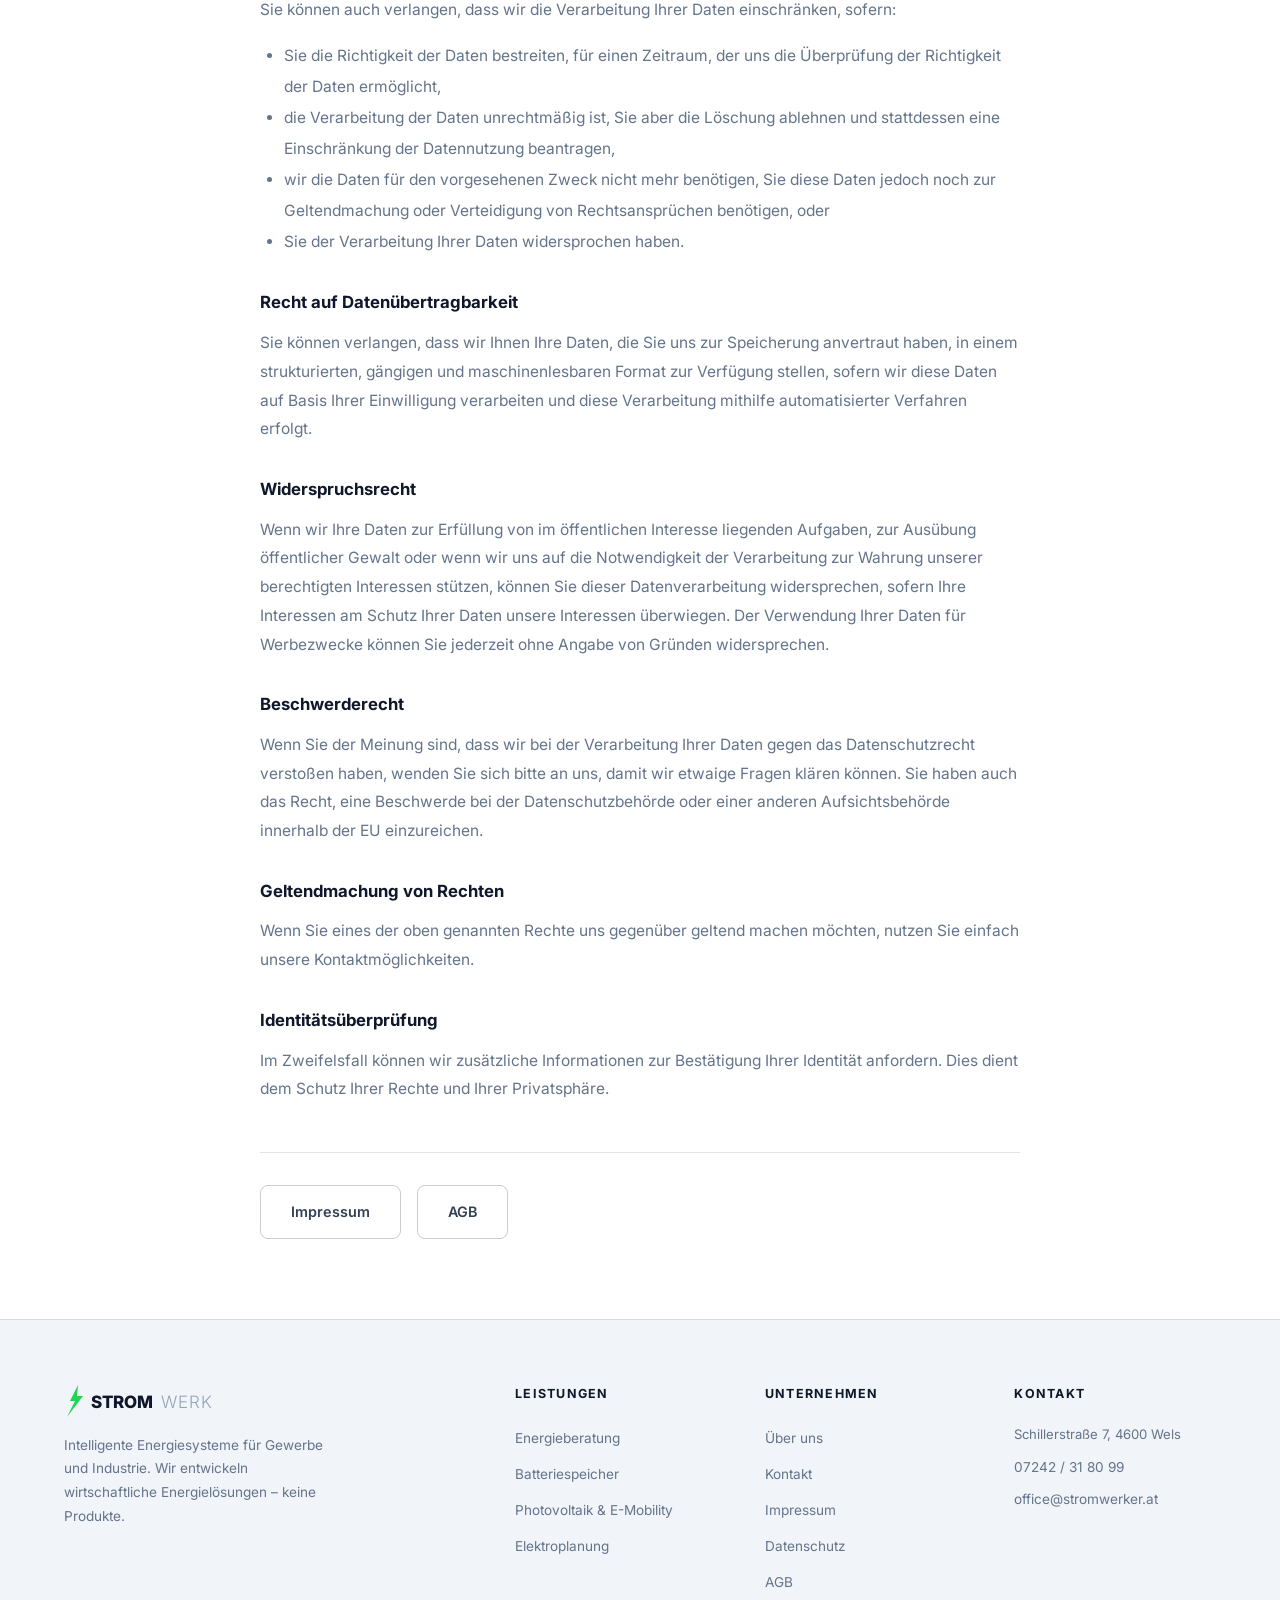
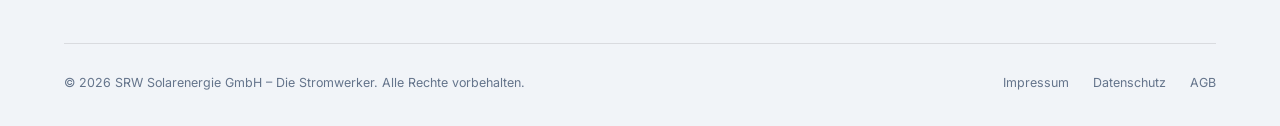
<file: datenschutz.html>
<!DOCTYPE html>
<html lang="de">
<head>
  <meta charset="UTF-8">
  <meta name="viewport" content="width=device-width, initial-scale=1.0">
  <title>Datenschutzerklärung – STROMWERK | SRW Solarenergie GmbH</title>
  <meta name="description" content="Datenschutzerklärung der SRW Solarenergie GmbH gemäß DSGVO, DSG und TKG.">
  <link rel="canonical" href="https://www.stromwerker.at/datenschutz.html">
  <link rel="stylesheet" href="css/style.css">
  <link rel="preconnect" href="https://fonts.googleapis.com">
  <link rel="preconnect" href="https://fonts.gstatic.com" crossorigin>
</head>
<body>

<!-- ── NAVBAR ──────────────────────────────────── -->
<nav class="navbar">
  <div class="container">
    <a href="index.html" class="logo" aria-label="STROMWERK Startseite">
      <svg width="170" height="38" viewBox="0 0 170 38" fill="none" xmlns="http://www.w3.org/2000/svg" aria-hidden="true">
        <polygon points="16,1 7,19 13,19 4,37 22,14 16,14" fill="#22d353"/>
        <text x="30" y="27" font-family="Inter,system-ui,sans-serif" font-weight="800" font-size="19" fill="#0f172a" letter-spacing="-0.5">STROM</text>
        <text x="108" y="27" font-family="Inter,system-ui,sans-serif" font-weight="300" font-size="19" fill="#7a95b0" letter-spacing="1">WERK</text>
      </svg>
    </a>
    <ul class="nav-links">
      <li><a href="index.html">Startseite</a></li>
      <li><a href="leistungen.html">Leistungen</a></li>
      <li><a href="referenzen.html">Referenzen</a></li>
      <li><a href="ueber-uns.html">Über uns</a></li>
      <li><a href="kontakt.html">Kontakt</a></li>
    </ul>
    <div class="nav-right">
      <a href="kontakt.html" class="btn btn-primary btn-sm">Erstgespräch vereinbaren</a>
    </div>
    <button class="hamburger" aria-label="Menü öffnen">
      <span></span><span></span><span></span>
    </button>
  </div>
</nav>
<div class="mobile-menu">
  <ul class="nav-links">
    <li><a href="index.html">Startseite</a></li>
    <li><a href="leistungen.html">Leistungen</a></li>
    <li><a href="referenzen.html">Referenzen</a></li>
    <li><a href="ueber-uns.html">Über uns</a></li>
    <li><a href="kontakt.html">Kontakt</a></li>
  </ul>
  <a href="kontakt.html" class="btn btn-primary">Erstgespräch vereinbaren</a>
</div>

<!-- ── PAGE HERO ───────────────────────────────── -->
<section class="page-hero">
  <div class="container">
    <div class="breadcrumb">
      <a href="index.html">Startseite</a>
      <span>›</span>
      <span>Datenschutz</span>
    </div>
    <h1>Datenschutzerklärung</h1>
    <p>Gemäß DSGVO, DSG und TKG</p>
  </div>
</section>

<!-- ── CONTENT ─────────────────────────────────── -->
<section style="background:#fff;padding:5rem 0;">
  <div class="container">
    <div style="max-width:760px;margin:0 auto;">

      <h2 class="legal-h2">1. Datenschutz</h2>

      <h3 class="legal-h3">1.1 Allgemeines</h3>
      <p class="legal-p">Wir verarbeiten Ihre Daten ausschließlich auf Basis der gesetzlichen Bestimmungen der DSGVO, des österreichischen Datenschutzgesetzes (DSG) und des österreichischen Telekommunikationsgesetzes (TKG). Der im Impressum genannte Websitebetreiber ist Verantwortlicher im Sinne von Art. 4 Abs. 7 DSGVO. Wir nehmen den Schutz Ihrer personenbezogenen Daten sehr ernst. Da wir sehr sparsam mit Daten umgehen und standardmäßig keine Daten verarbeiten, die eine Pflichteinwilligung erfordern, verfügt diese Website weder über ein Cookie-Einwilligungsbanner noch über eine Cookie-Leiste – es sei denn, wir binden auf ausdrücklichen Wunsch des Kunden einen iFrame ein. In diesem Fall befindet sich direkt oberhalb des betreffenden iFrames ein separates Cookie-Einwilligungsbanner, und Cookies werden erst nach ausdrücklicher Einwilligung gesetzt.</p>

      <h3 class="legal-h3">1.1.1 Zweck der Verarbeitung</h3>
      <p class="legal-p">Die Daten werden zum Zweck des Betriebs einer informativen und repräsentativen Website verarbeitet und gespeichert.</p>

      <h3 class="legal-h3">1.1.2 Speicherdauer</h3>
      <p class="legal-p">Die Daten werden deaktiviert und gesperrt oder dauerhaft gelöscht, sobald der Zweck, für den sie erhoben wurden, weggefallen ist oder auf Antrag der betroffenen Person, sofern dem keine gesetzlichen Aufbewahrungspflichten entgegenstehen.</p>

      <h3 class="legal-h3">1.1.3 Rechtsgrundlage der Verarbeitung</h3>
      <p class="legal-p">Die Daten werden auf Basis unseres berechtigten Interesses gemäß Art. 6 Abs. 1 lit. f DSGVO veröffentlicht. Unser Ziel ist es, einen möglichst umfassenden Überblick über unser Unternehmen zu geben und den Nutzern damit den bestmöglichen Service zu bieten.</p>

      <h3 class="legal-h3">1.1.4 Datenkategorien</h3>
      <p class="legal-p">Wir verarbeiten personenbezogene Daten in Form der Darstellung einer Website, Bilder und gegebenenfalls bewegte Bilder, Logos, Freitext sowie jene der jeweiligen Besucher im Rahmen der Nutzung des Kontaktformulars.</p>

      <h3 class="legal-h3">1.1.5 Empfängerkategorien</h3>
      <p class="legal-p">Die Daten werden dem jeweiligen Nutzer der Website zur Verfügung gestellt. Dazu zählen sowohl Verbraucher als auch Unternehmen. Über das Kontaktformular übermittelte Daten werden zur Bearbeitung der Anfrage an den Verantwortlichen weitergeleitet.</p>

      <h3 class="legal-h3">1.1.6 Herkunft der Daten</h3>
      <p class="legal-p">Die Daten stammen vom Verantwortlichen gemäß Impressum sowie gegebenenfalls von den jeweiligen Nutzern.</p>

      <h3 class="legal-h3">1.2 Nutzerpflichten</h3>
      <p class="legal-p">Alle Nutzer sind verpflichtet, die geltenden Gesetze, insbesondere die Datenschutzgesetze, einzuhalten und den Betreiber dieser Website diesbezüglich schad- und klaglos zu halten. Die Verwendung der im Rahmen des Impressums veröffentlichten Kontaktdaten durch Dritte zur Übersendung von nicht ausdrücklich angeforderter Werbung und Informationsmaterialien wird hiermit ausdrücklich untersagt. Der Websitebetreiber behält sich ausdrücklich das Recht vor, bei unverlangt zugesandter Werbung, etwa in Form von Spam-E-Mails, rechtliche Schritte einzuleiten. Die Angabe personenbezogener Daten wie Name, Adresse oder E-Mail-Adresse ist zur Nutzung dieser Website nicht erforderlich. Wir erheben und speichern diese Daten nur, wenn und soweit Sie uns diese freiwillig mitteilen (z. B. bei der Anmeldung zu einem Newsletter).</p>

      <h3 class="legal-h3">1.3 Soziale Netzwerke</h3>
      <p class="legal-p">Diese Website kann Links zu Facebook- und/oder Twitter-Portalen enthalten. Diese Links sind durch entsprechende Symbole wie „f", „t", „facebook", „tweet" o. Ä. gekennzeichnet. Die jeweiligen sozialen Netzwerke haben eigene Datenschutzrichtlinien.</p>

      <h3 class="legal-h3">1.4 Videos</h3>
      <p class="legal-p">Auf unserer Website bieten wir Ihnen die Möglichkeit, Videobeiträge über direkt in einem iFrame eingebettete YouTube-Videos anzusehen. Durch Klicken auf einen Videobeitrag erteilen Sie Ihre Einwilligung gemäß Art. 6 Abs. 1 lit. a DSGVO. Dabei kann der Dienstanbieter Google Ireland Limited, Gordon House, Barrow Street, Dublin 4, Irland, Ihre personenbezogenen Daten für die Dauer der Videowiedergabe erheben. Wir verarbeiten oder speichern die genannten Daten nicht. Ihre Einwilligung gilt bis zum Verlassen der jeweiligen Website und wird nicht gespeichert. Datenschutzerklärung: <a href="https://policies.google.com/privacy?gl=AT&hl=de" target="_blank" rel="noopener" style="color:var(--green-dark);">https://policies.google.com/privacy</a></p>

      <h3 class="legal-h3">1.5 Google Fonts</h3>
      <p class="legal-p">Diese Seite verwendet externe Schriftarten, sogenannte „Google Fonts". Diese Web-Schriftarten werden über eine Serveranfrage eingebunden, in diesem Fall an den Server des technischen Dienstleisters, der die Web-Schriftarten dort gespeichert hat.</p>

      <h3 class="legal-h3">1.6 Kontaktformular</h3>
      <p class="legal-p">Sobald Sie uns über das Kontaktformular auf unserer Website oder per E-Mail kontaktieren, werden die von Ihnen angegebenen Daten von uns und vorübergehend von unserem technischen Dienstleister für drei Monate gespeichert, um Ihre Anfrage zu bearbeiten und für mögliche Rückfragen. Diese Daten werden nicht an Dritte weitergegeben. Die Rechtsgrundlage für die Verarbeitung der Daten ist Art. 6 Abs. 1 lit. a DSGVO, wenn der Nutzer seine Einwilligung erteilt hat. Die Rechtsgrundlage für die Verarbeitung von per E-Mail übermittelten Daten ist Art. 6 Abs. 1 lit. f DSGVO. Zielt der E-Mail-Kontakt auf den Abschluss eines Vertrages ab, so ist Art. 6 Abs. 1 lit. b DSGVO die zusätzliche Rechtsgrundlage.</p>

      <h3 class="legal-h3">1.7 Bewerbungen</h3>
      <p class="legal-p">Wenn Sie sich auf unserer Website über das Kontaktformular oder per E-Mail auf eine Stelle bewerben, werden die von Ihnen angegebenen personenbezogenen Daten für die Dauer des Bewerbungsverfahrens vorübergehend gespeichert, um Ihre Bewerbung zu prüfen und für das anschließende Auswahlverfahren. Diese Daten werden anschließend gelöscht. Die Verarbeitung dieser Daten ist für die Teilnahme am Bewerbungsverfahren erforderlich und damit notwendig. Wenn Sie Ihre Einwilligung zur Aufbewahrung Ihrer Daten erteilt haben, werden diese für die genannten Zwecke weitere sechs Monate verwendet. Nach Ablauf dieses Zeitraums werden Ihre Daten dauerhaft gelöscht. Die Rechtsgrundlage für diese Verarbeitung ist Art. 6 Abs. 1 lit. a DSGVO. Sie können Ihre Einwilligung zur Verwendung Ihrer Daten jederzeit durch eine E-Mail an <a href="mailto:office@stromwerker.at" style="color:var(--green-dark);">office@stromwerker.at</a> widerrufen. Ihre Daten werden dann auf Ihren ausdrücklichen Wunsch hin gelöscht.</p>

      <h3 class="legal-h3">1.8 Google Maps™ Kartendienst</h3>
      <p class="legal-p">Auf dieser Website wird der Kartendienst Google Maps™ gemäß den Google Maps-Nutzungsbedingungen und den Google-Nutzungsbedingungen verwendet. Bitte beachten Sie, dass Ungenauigkeiten und Fehler in den Karten unvermeidbar sind und keinen Mangel darstellen, da sie eine Annäherung an die Realität darstellen. Die Kartenanzeige berücksichtigt automatisch die „Do Not Track"-Einstellungen im Browser des Nutzers und wird daher nicht angezeigt, wenn die „Do Not Track"-Einstellung aktiviert ist.</p>

      <h2 class="legal-h2">2. Datensicherheit</h2>
      <p class="legal-p">Der Verantwortliche trifft technische und organisatorische Sicherheitsmaßnahmen, um die beim Anbieter gespeicherten Daten vor zufälliger oder vorsätzlicher Manipulation, Verlust, Zerstörung oder dem Zugriff unbefugter Personen zu schützen.</p>

      <h2 class="legal-h2">3. Widerspruch</h2>
      <p class="legal-p">Sie können der Verwendung und Verarbeitung Ihrer personenbezogenen Daten jederzeit mit Wirkung für die Zukunft durch eine formlose Mitteilung an <a href="mailto:office@stromwerker.at" style="color:var(--green-dark);">office@stromwerker.at</a> widersprechen. Ihre gespeicherten personenbezogenen Daten werden gelöscht, sobald Sie der Verwendung widersprechen oder der Zweck, für den sie erhoben wurden, erfüllt ist. Davon unberührt bleiben jedoch gesetzliche oder vertragliche Aufbewahrungspflichten. Im Falle solcher Pflichten werden Ihre Daten zunächst für eine weitere Verwendung gesperrt und nach Ablauf der Aufbewahrungsfristen automatisch gelöscht.</p>

      <h2 class="legal-h2">4. Rechtliche Informationen</h2>
      <p class="legal-p">Betroffene Personen haben die grundlegenden Rechte auf Auskunft, Berichtigung, Löschung, Einschränkung der Verarbeitung, Datenübertragbarkeit, Widerruf der Einwilligung und Widerspruch. Sollten bei uns unrichtige Daten über Sie gespeichert sein, werden wir diese selbstverständlich berichtigen. Wenn Sie der Meinung sind, dass die Verarbeitung Ihrer Daten gegen das Datenschutzrecht verstößt oder Ihre datenschutzrechtlichen Ansprüche in irgendeiner Weise verletzt wurden, können Sie eine Beschwerde bei der Datenschutzbehörde einreichen. Sie können auch von uns eine Bestätigung verlangen, ob und in welchem Umfang wir Ihre Daten verarbeiten.</p>

      <div style="background:var(--navy-800);border:1px solid var(--border);border-radius:12px;padding:1.75rem 2rem;margin:2rem 0;">
        <p style="font-weight:700;color:#0f172a;margin-bottom:.5rem;">Kontakt / Verantwortliche Person:</p>
        <p class="legal-p" style="margin:0;">SRW Solarenergie Gesellschaft mbH, Schillerstraße 7, 4600 Wels, Österreich &nbsp;·&nbsp; <a href="mailto:office@stromwerker.at" style="color:var(--green-dark);">office@stromwerker.at</a></p>
      </div>

      <h3 class="legal-h3">Recht auf Berichtigung</h3>
      <p class="legal-p">Wenn wir Ihre personenbezogenen Daten verarbeiten, die unvollständig oder unrichtig sind, können Sie jederzeit deren Berichtigung oder Vervollständigung von uns verlangen.</p>

      <h3 class="legal-h3">Recht auf Löschung</h3>
      <p class="legal-p">Sie können von uns die Löschung Ihrer personenbezogenen Daten verlangen, wenn wir sie unrechtmäßig verarbeiten oder wenn die Verarbeitung/Veröffentlichung dieser Daten Ihre berechtigten Interessen unverhältnismäßig beeinträchtigt. Bitte beachten Sie, dass es Gründe geben kann, die einer sofortigen Löschung entgegenstehen, beispielsweise im Falle gesetzlich vorgeschriebener Aufbewahrungsfristen.</p>

      <h3 class="legal-h3">Recht auf Einschränkung der Verarbeitung</h3>
      <p class="legal-p">Sie können auch verlangen, dass wir die Verarbeitung Ihrer Daten einschränken, sofern:</p>
      <ul style="color:var(--text-muted);line-height:2;padding-left:1.5rem;margin-bottom:1rem;font-size:.97rem;">
        <li>Sie die Richtigkeit der Daten bestreiten, für einen Zeitraum, der uns die Überprüfung der Richtigkeit der Daten ermöglicht,</li>
        <li>die Verarbeitung der Daten unrechtmäßig ist, Sie aber die Löschung ablehnen und stattdessen eine Einschränkung der Datennutzung beantragen,</li>
        <li>wir die Daten für den vorgesehenen Zweck nicht mehr benötigen, Sie diese Daten jedoch noch zur Geltendmachung oder Verteidigung von Rechtsansprüchen benötigen, oder</li>
        <li>Sie der Verarbeitung Ihrer Daten widersprochen haben.</li>
      </ul>

      <h3 class="legal-h3">Recht auf Datenübertragbarkeit</h3>
      <p class="legal-p">Sie können verlangen, dass wir Ihnen Ihre Daten, die Sie uns zur Speicherung anvertraut haben, in einem strukturierten, gängigen und maschinenlesbaren Format zur Verfügung stellen, sofern wir diese Daten auf Basis Ihrer Einwilligung verarbeiten und diese Verarbeitung mithilfe automatisierter Verfahren erfolgt.</p>

      <h3 class="legal-h3">Widerspruchsrecht</h3>
      <p class="legal-p">Wenn wir Ihre Daten zur Erfüllung von im öffentlichen Interesse liegenden Aufgaben, zur Ausübung öffentlicher Gewalt oder wenn wir uns auf die Notwendigkeit der Verarbeitung zur Wahrung unserer berechtigten Interessen stützen, können Sie dieser Datenverarbeitung widersprechen, sofern Ihre Interessen am Schutz Ihrer Daten unsere Interessen überwiegen. Der Verwendung Ihrer Daten für Werbezwecke können Sie jederzeit ohne Angabe von Gründen widersprechen.</p>

      <h3 class="legal-h3">Beschwerderecht</h3>
      <p class="legal-p">Wenn Sie der Meinung sind, dass wir bei der Verarbeitung Ihrer Daten gegen das Datenschutzrecht verstoßen haben, wenden Sie sich bitte an uns, damit wir etwaige Fragen klären können. Sie haben auch das Recht, eine Beschwerde bei der Datenschutzbehörde oder einer anderen Aufsichtsbehörde innerhalb der EU einzureichen.</p>

      <h3 class="legal-h3">Geltendmachung von Rechten</h3>
      <p class="legal-p">Wenn Sie eines der oben genannten Rechte uns gegenüber geltend machen möchten, nutzen Sie einfach unsere Kontaktmöglichkeiten.</p>

      <h3 class="legal-h3">Identitätsüberprüfung</h3>
      <p class="legal-p">Im Zweifelsfall können wir zusätzliche Informationen zur Bestätigung Ihrer Identität anfordern. Dies dient dem Schutz Ihrer Rechte und Ihrer Privatsphäre.</p>

      <div style="margin-top:3rem;padding-top:2rem;border-top:1px solid var(--border);display:flex;gap:1rem;flex-wrap:wrap;">
        <a href="impressum.html" class="btn btn-outline">Impressum</a>
        <a href="agb.html" class="btn btn-outline">AGB</a>
      </div>

    </div>
  </div>
</section>

<style>
.legal-h2 { font-size:1rem;font-weight:700;text-transform:uppercase;letter-spacing:.1em;color:#0f172a;margin:2.5rem 0 1.25rem; }
.legal-h3 { font-size:1.05rem;font-weight:700;color:#0f172a;margin:2rem 0 .75rem; }
.legal-p  { color:var(--text-muted);line-height:1.85;margin-bottom:1rem;font-size:.97rem; }
</style>

<!-- ── FOOTER ──────────────────────────────────── -->
<footer class="footer">
  <div class="container">
    <div class="footer-grid">
      <div class="footer-brand">
        <a href="index.html" class="logo">
          <svg width="150" height="34" viewBox="0 0 150 34" fill="none" aria-hidden="true">
            <polygon points="14,1 6,17 11,17 3,33 19,12 13,12" fill="#22d353"/>
            <text x="27" y="24" font-family="Inter,system-ui" font-weight="800" font-size="17" fill="#0f172a">STROM</text>
            <text x="97" y="24" font-family="Inter,system-ui" font-weight="300" font-size="17" fill="#94a3b8" letter-spacing="1">WERK</text>
          </svg>
        </a>
        <p>Intelligente Energiesysteme für Gewerbe und Industrie. Wir entwickeln wirtschaftliche Energielösungen – keine Produkte.</p>
      </div>
      <div class="footer-col">
        <h5>Leistungen</h5>
        <ul>
          <li><a href="leistungen.html#energieberatung">Energieberatung</a></li>
          <li><a href="leistungen.html#batteriespeicher">Batteriespeicher</a></li>
          <li><a href="leistungen.html#photovoltaik">Photovoltaik &amp; E-Mobility</a></li>
          <li><a href="leistungen.html#elektroplanung">Elektroplanung</a></li>
        </ul>
      </div>
      <div class="footer-col">
        <h5>Unternehmen</h5>
        <ul>
          <li><a href="ueber-uns.html">Über uns</a></li>
          <li><a href="kontakt.html">Kontakt</a></li>
          <li><a href="impressum.html">Impressum</a></li>
          <li><a href="datenschutz.html">Datenschutz</a></li>
          <li><a href="agb.html">AGB</a></li>
        </ul>
      </div>
      <div class="footer-col">
        <h5>Kontakt</h5>
        <ul class="footer-contact-list">
          <li>Schillerstraße 7, 4600 Wels</li>
          <li><a href="tel:+437242318099">07242 / 31 80 99</a></li>
          <li><a href="mailto:office@stromwerker.at">office@stromwerker.at</a></li>
        </ul>
      </div>
    </div>
    <div class="footer-bottom">
      <p>© 2026 SRW Solarenergie GmbH – Die Stromwerker. Alle Rechte vorbehalten.</p>
      <div class="footer-legal">
        <a href="impressum.html">Impressum</a>
        <a href="datenschutz.html">Datenschutz</a>
        <a href="agb.html">AGB</a>
      </div>
    </div>
  </div>
</footer>

<script src="js/main.js" defer></script>
</body>
</html>
</file>
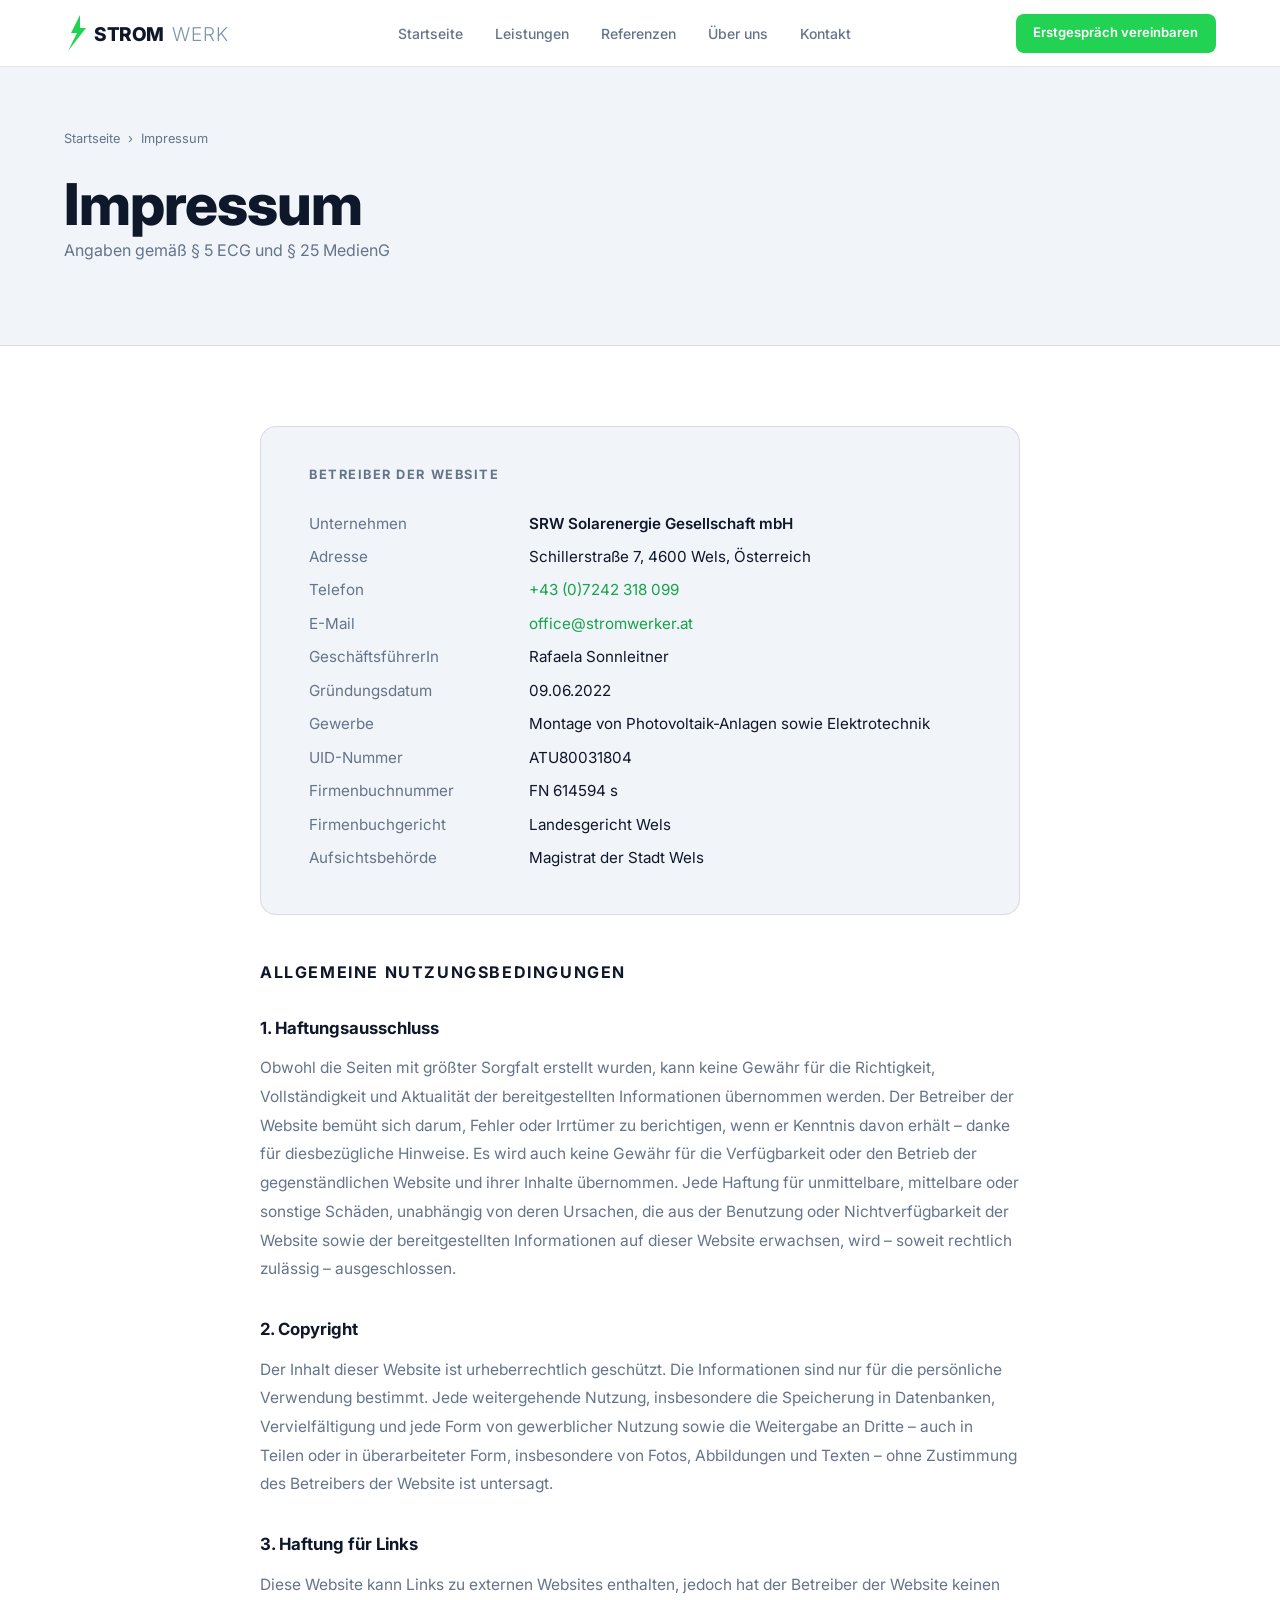
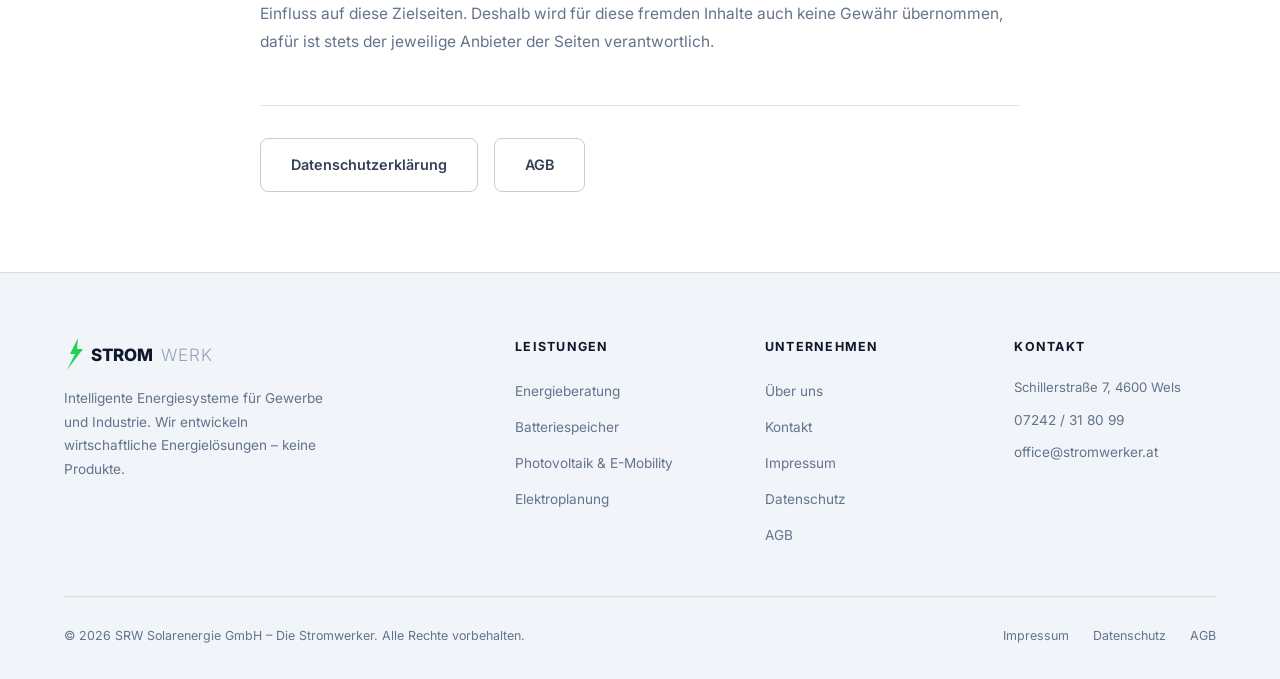
<file: impressum.html>
<!DOCTYPE html>
<html lang="de">
<head>
  <meta charset="UTF-8">
  <meta name="viewport" content="width=device-width, initial-scale=1.0">
  <title>Impressum – STROMWERK | SRW Solarenergie GmbH</title>
  <meta name="description" content="Impressum der SRW Solarenergie GmbH – Angaben gemäß § 5 ECG und § 25 MedienG.">
  <link rel="canonical" href="https://www.stromwerker.at/impressum.html">
  <link rel="stylesheet" href="css/style.css">
  <link rel="preconnect" href="https://fonts.googleapis.com">
  <link rel="preconnect" href="https://fonts.gstatic.com" crossorigin>
</head>
<body>

<!-- ── NAVBAR ──────────────────────────────────── -->
<nav class="navbar">
  <div class="container">
    <a href="index.html" class="logo" aria-label="STROMWERK Startseite">
      <svg width="170" height="38" viewBox="0 0 170 38" fill="none" xmlns="http://www.w3.org/2000/svg" aria-hidden="true">
        <polygon points="16,1 7,19 13,19 4,37 22,14 16,14" fill="#22d353"/>
        <text x="30" y="27" font-family="Inter,system-ui,sans-serif" font-weight="800" font-size="19" fill="#0f172a" letter-spacing="-0.5">STROM</text>
        <text x="108" y="27" font-family="Inter,system-ui,sans-serif" font-weight="300" font-size="19" fill="#7a95b0" letter-spacing="1">WERK</text>
      </svg>
    </a>
    <ul class="nav-links">
      <li><a href="index.html">Startseite</a></li>
      <li><a href="leistungen.html">Leistungen</a></li>
      <li><a href="referenzen.html">Referenzen</a></li>
      <li><a href="ueber-uns.html">Über uns</a></li>
      <li><a href="kontakt.html">Kontakt</a></li>
    </ul>
    <div class="nav-right">
      <a href="kontakt.html" class="btn btn-primary btn-sm">Erstgespräch vereinbaren</a>
    </div>
    <button class="hamburger" aria-label="Menü öffnen">
      <span></span><span></span><span></span>
    </button>
  </div>
</nav>
<div class="mobile-menu">
  <ul class="nav-links">
    <li><a href="index.html">Startseite</a></li>
    <li><a href="leistungen.html">Leistungen</a></li>
    <li><a href="referenzen.html">Referenzen</a></li>
    <li><a href="ueber-uns.html">Über uns</a></li>
    <li><a href="kontakt.html">Kontakt</a></li>
  </ul>
  <a href="kontakt.html" class="btn btn-primary">Erstgespräch vereinbaren</a>
</div>

<!-- ── PAGE HERO ───────────────────────────────── -->
<section class="page-hero">
  <div class="container">
    <div class="breadcrumb">
      <a href="index.html">Startseite</a>
      <span>›</span>
      <span>Impressum</span>
    </div>
    <h1>Impressum</h1>
    <p>Angaben gemäß § 5 ECG und § 25 MedienG</p>
  </div>
</section>

<!-- ── CONTENT ─────────────────────────────────── -->
<section style="background:#fff;padding:5rem 0;">
  <div class="container">
    <div style="max-width:760px;margin:0 auto;">

      <div style="background:var(--navy-800);border:1px solid var(--border);border-radius:16px;padding:2.5rem 3rem;margin-bottom:3rem;">
        <h2 style="font-size:.8rem;font-weight:700;text-transform:uppercase;letter-spacing:.12em;color:var(--text-muted);margin-bottom:1.5rem;">Betreiber der Website</h2>
        <table style="width:100%;border-collapse:collapse;font-size:.95rem;line-height:2.2;">
          <tr><td style="color:var(--text-muted);width:220px;padding-right:1rem;vertical-align:top;">Unternehmen</td><td style="color:#0f172a;font-weight:600;">SRW Solarenergie Gesellschaft mbH</td></tr>
          <tr><td style="color:var(--text-muted);vertical-align:top;">Adresse</td><td style="color:#0f172a;">Schillerstraße 7, 4600 Wels, Österreich</td></tr>
          <tr><td style="color:var(--text-muted);vertical-align:top;">Telefon</td><td><a href="tel:+437242318099" style="color:var(--green-dark);">+43 (0)7242 318 099</a></td></tr>
          <tr><td style="color:var(--text-muted);vertical-align:top;">E-Mail</td><td><a href="mailto:office@stromwerker.at" style="color:var(--green-dark);">office@stromwerker.at</a></td></tr>
          <tr><td style="color:var(--text-muted);vertical-align:top;">GeschäftsführerIn</td><td style="color:#0f172a;">Rafaela Sonnleitner</td></tr>
          <tr><td style="color:var(--text-muted);vertical-align:top;">Gründungsdatum</td><td style="color:#0f172a;">09.06.2022</td></tr>
          <tr><td style="color:var(--text-muted);vertical-align:top;">Gewerbe</td><td style="color:#0f172a;">Montage von Photovoltaik-Anlagen sowie Elektrotechnik</td></tr>
          <tr><td style="color:var(--text-muted);vertical-align:top;">UID-Nummer</td><td style="color:#0f172a;">ATU80031804</td></tr>
          <tr><td style="color:var(--text-muted);vertical-align:top;">Firmenbuchnummer</td><td style="color:#0f172a;">FN 614594 s</td></tr>
          <tr><td style="color:var(--text-muted);vertical-align:top;">Firmenbuchgericht</td><td style="color:#0f172a;">Landesgericht Wels</td></tr>
          <tr><td style="color:var(--text-muted);vertical-align:top;">Aufsichtsbehörde</td><td style="color:#0f172a;">Magistrat der Stadt Wels</td></tr>
        </table>
      </div>

      <h2 class="legal-h2">Allgemeine Nutzungsbedingungen</h2>

      <h3 class="legal-h3">1. Haftungsausschluss</h3>
      <p class="legal-p">Obwohl die Seiten mit größter Sorgfalt erstellt wurden, kann keine Gewähr für die Richtigkeit, Vollständigkeit und Aktualität der bereitgestellten Informationen übernommen werden. Der Betreiber der Website bemüht sich darum, Fehler oder Irrtümer zu berichtigen, wenn er Kenntnis davon erhält – danke für diesbezügliche Hinweise. Es wird auch keine Gewähr für die Verfügbarkeit oder den Betrieb der gegenständlichen Website und ihrer Inhalte übernommen. Jede Haftung für unmittelbare, mittelbare oder sonstige Schäden, unabhängig von deren Ursachen, die aus der Benutzung oder Nichtverfügbarkeit der Website sowie der bereitgestellten Informationen auf dieser Website erwachsen, wird – soweit rechtlich zulässig – ausgeschlossen.</p>

      <h3 class="legal-h3">2. Copyright</h3>
      <p class="legal-p">Der Inhalt dieser Website ist urheberrechtlich geschützt. Die Informationen sind nur für die persönliche Verwendung bestimmt. Jede weitergehende Nutzung, insbesondere die Speicherung in Datenbanken, Vervielfältigung und jede Form von gewerblicher Nutzung sowie die Weitergabe an Dritte – auch in Teilen oder in überarbeiteter Form, insbesondere von Fotos, Abbildungen und Texten – ohne Zustimmung des Betreibers der Website ist untersagt.</p>

      <h3 class="legal-h3">3. Haftung für Links</h3>
      <p class="legal-p">Diese Website kann Links zu externen Websites enthalten, jedoch hat der Betreiber der Website keinen Einfluss auf diese Zielseiten. Deshalb wird für diese fremden Inhalte auch keine Gewähr übernommen, dafür ist stets der jeweilige Anbieter der Seiten verantwortlich.</p>

      <div style="margin-top:3rem;padding-top:2rem;border-top:1px solid var(--border);display:flex;gap:1rem;flex-wrap:wrap;">
        <a href="datenschutz.html" class="btn btn-outline">Datenschutzerklärung</a>
        <a href="agb.html" class="btn btn-outline">AGB</a>
      </div>

    </div>
  </div>
</section>

<style>
.legal-h2 { font-size:1rem;font-weight:700;text-transform:uppercase;letter-spacing:.1em;color:#0f172a;margin:2.5rem 0 1.25rem; }
.legal-h3 { font-size:1.05rem;font-weight:700;color:#0f172a;margin:2rem 0 .75rem; }
.legal-p  { color:var(--text-muted);line-height:1.85;margin-bottom:1rem;font-size:.97rem; }
</style>

<!-- ── FOOTER ──────────────────────────────────── -->
<footer class="footer">
  <div class="container">
    <div class="footer-grid">
      <div class="footer-brand">
        <a href="index.html" class="logo">
          <svg width="150" height="34" viewBox="0 0 150 34" fill="none" aria-hidden="true">
            <polygon points="14,1 6,17 11,17 3,33 19,12 13,12" fill="#22d353"/>
            <text x="27" y="24" font-family="Inter,system-ui" font-weight="800" font-size="17" fill="#0f172a">STROM</text>
            <text x="97" y="24" font-family="Inter,system-ui" font-weight="300" font-size="17" fill="#94a3b8" letter-spacing="1">WERK</text>
          </svg>
        </a>
        <p>Intelligente Energiesysteme für Gewerbe und Industrie. Wir entwickeln wirtschaftliche Energielösungen – keine Produkte.</p>
      </div>
      <div class="footer-col">
        <h5>Leistungen</h5>
        <ul>
          <li><a href="leistungen.html#energieberatung">Energieberatung</a></li>
          <li><a href="leistungen.html#batteriespeicher">Batteriespeicher</a></li>
          <li><a href="leistungen.html#photovoltaik">Photovoltaik &amp; E-Mobility</a></li>
          <li><a href="leistungen.html#elektroplanung">Elektroplanung</a></li>
        </ul>
      </div>
      <div class="footer-col">
        <h5>Unternehmen</h5>
        <ul>
          <li><a href="ueber-uns.html">Über uns</a></li>
          <li><a href="kontakt.html">Kontakt</a></li>
          <li><a href="impressum.html">Impressum</a></li>
          <li><a href="datenschutz.html">Datenschutz</a></li>
          <li><a href="agb.html">AGB</a></li>
        </ul>
      </div>
      <div class="footer-col">
        <h5>Kontakt</h5>
        <ul class="footer-contact-list">
          <li>Schillerstraße 7, 4600 Wels</li>
          <li><a href="tel:+437242318099">07242 / 31 80 99</a></li>
          <li><a href="mailto:office@stromwerker.at">office@stromwerker.at</a></li>
        </ul>
      </div>
    </div>
    <div class="footer-bottom">
      <p>© 2026 SRW Solarenergie GmbH – Die Stromwerker. Alle Rechte vorbehalten.</p>
      <div class="footer-legal">
        <a href="impressum.html">Impressum</a>
        <a href="datenschutz.html">Datenschutz</a>
        <a href="agb.html">AGB</a>
      </div>
    </div>
  </div>
</footer>

<script src="js/main.js" defer></script>
</body>
</html>
</file>
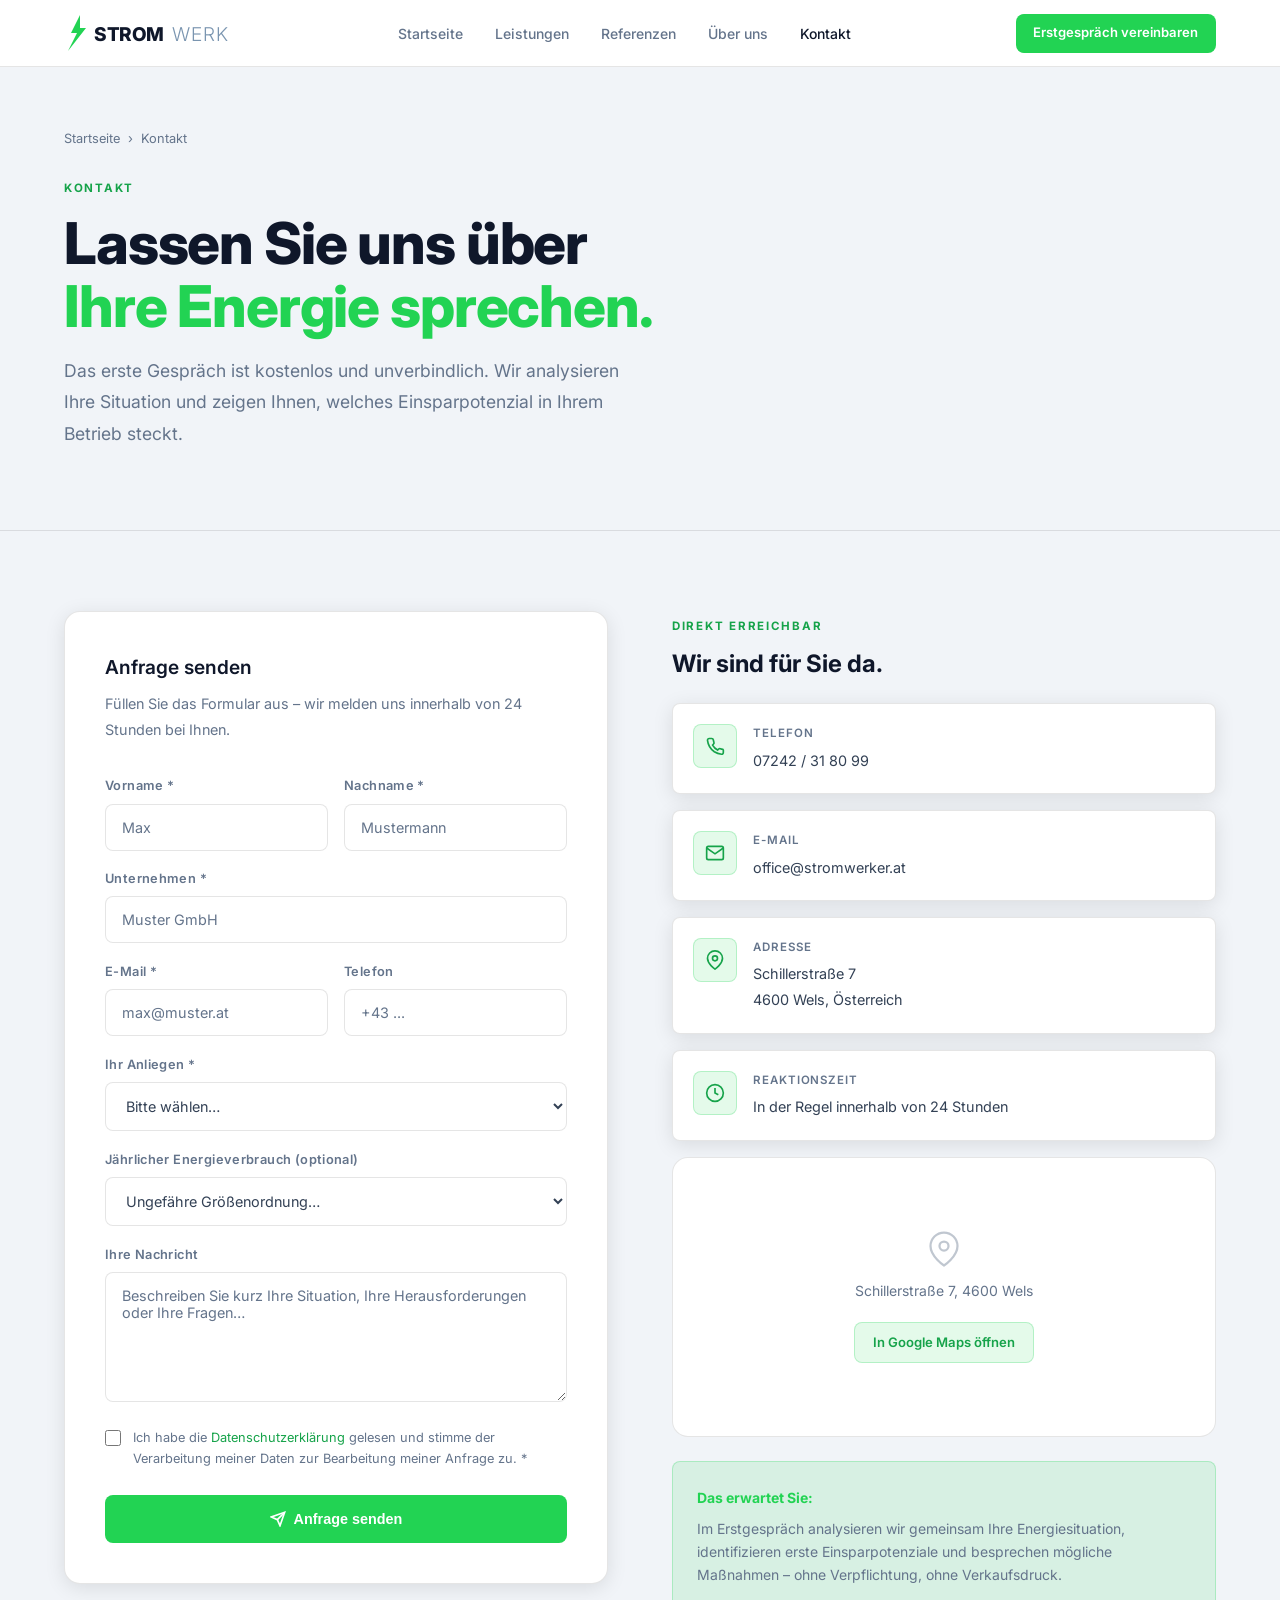
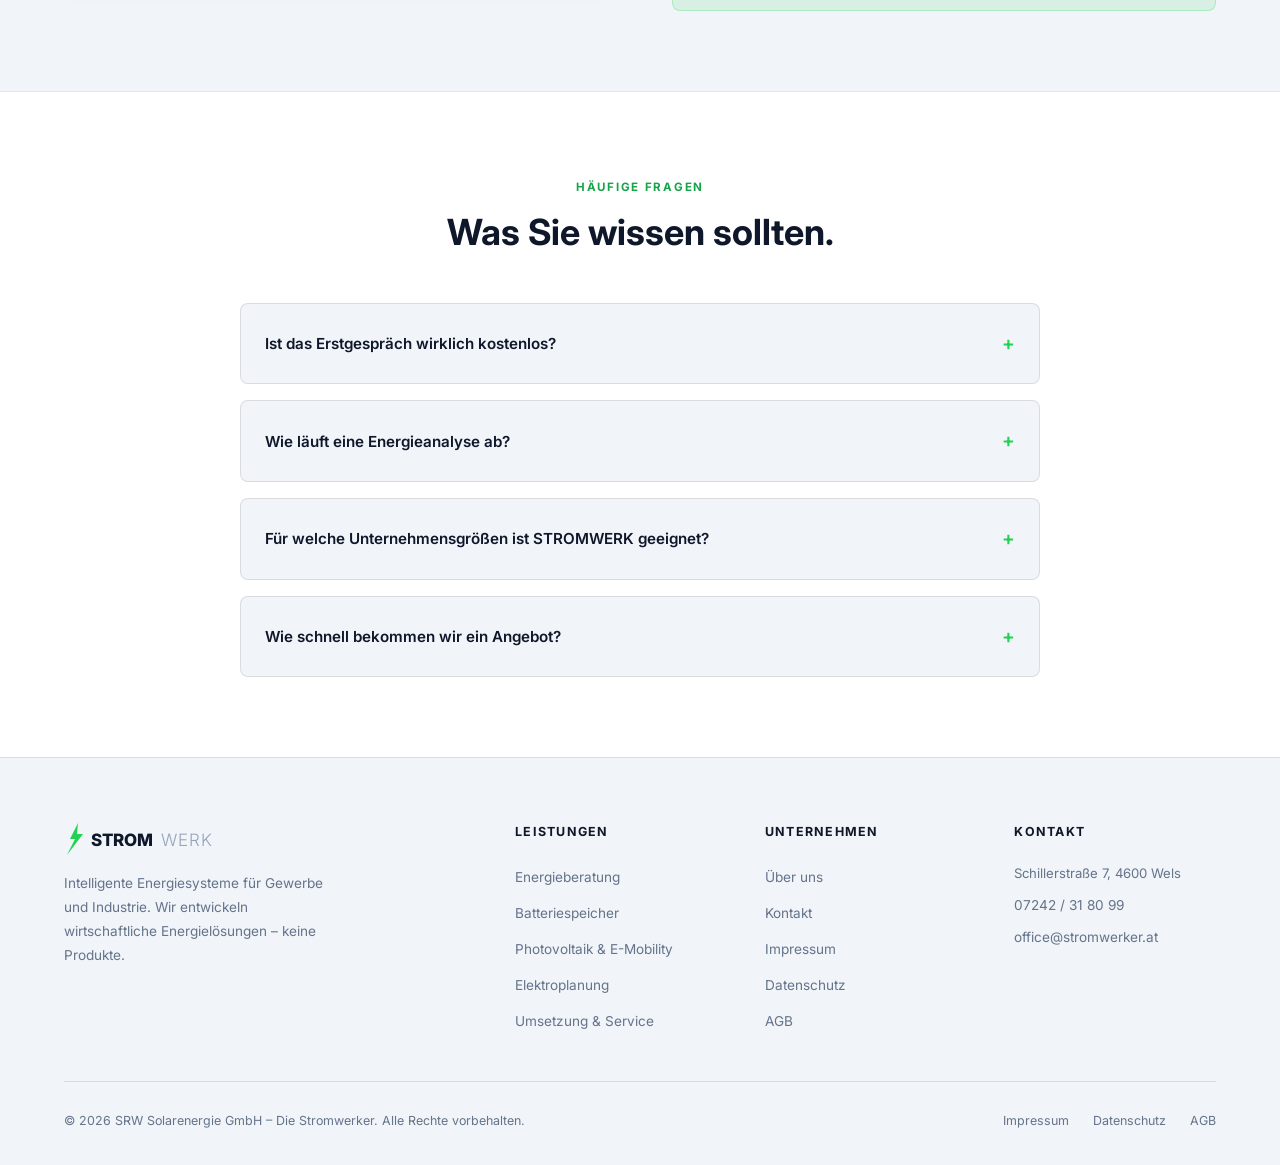
<file: kontakt.html>
<!DOCTYPE html>
<html lang="de">
<head>
  <meta charset="UTF-8">
  <meta name="viewport" content="width=device-width, initial-scale=1.0">
  <title>Kontakt – STROMWERK | Erstgespräch & Energieanalyse anfragen</title>
  <meta name="description" content="Nehmen Sie Kontakt auf – kostenloses Erstgespräch oder Energieanalyse anfragen. STROMWERK, Schillerstraße 7, 4600 Wels. Tel: 07242 / 31 80 99">
  <link rel="canonical" href="https://www.stromwerker.at/kontakt.html">
  <link rel="stylesheet" href="css/style.css">
  <link rel="preconnect" href="https://fonts.googleapis.com">
  <link rel="preconnect" href="https://fonts.gstatic.com" crossorigin>
</head>
<body>

<!-- ── NAVBAR ──────────────────────────────────── -->
<nav class="navbar">
  <div class="container">
    <a href="index.html" class="logo" aria-label="STROMWERK Startseite">
      <svg width="170" height="38" viewBox="0 0 170 38" fill="none" xmlns="http://www.w3.org/2000/svg" aria-hidden="true">
        <polygon points="16,1 7,19 13,19 4,37 22,14 16,14" fill="#22d353"/>
        <text x="30" y="27" font-family="Inter,system-ui,sans-serif" font-weight="800" font-size="19" fill="#0f172a" letter-spacing="-0.5">STROM</text>
        <text x="108" y="27" font-family="Inter,system-ui,sans-serif" font-weight="300" font-size="19" fill="#7a95b0" letter-spacing="1">WERK</text>
      </svg>
    </a>
    <ul class="nav-links">
      <li><a href="index.html">Startseite</a></li>
      <li><a href="leistungen.html">Leistungen</a></li>
      <li><a href="referenzen.html">Referenzen</a></li>
      <li><a href="ueber-uns.html">Über uns</a></li>
      <li><a href="kontakt.html" class="active">Kontakt</a></li>
    </ul>
    <div class="nav-right">
      <a href="kontakt.html" class="btn btn-primary btn-sm">Erstgespräch vereinbaren</a>
    </div>
    <button class="hamburger" aria-label="Menü öffnen">
      <span></span><span></span><span></span>
    </button>
  </div>
</nav>
<div class="mobile-menu">
  <ul class="nav-links">
    <li><a href="index.html">Startseite</a></li>
    <li><a href="leistungen.html">Leistungen</a></li>
    <li><a href="referenzen.html">Referenzen</a></li>
    <li><a href="ueber-uns.html">Über uns</a></li>
    <li><a href="kontakt.html">Kontakt</a></li>
  </ul>
  <a href="kontakt.html" class="btn btn-primary">Erstgespräch vereinbaren</a>
</div>

<!-- ── PAGE HERO ───────────────────────────────── -->
<section class="page-hero">
  <div class="container">
    <div class="breadcrumb">
      <a href="index.html">Startseite</a>
      <span>›</span>
      <span>Kontakt</span>
    </div>
    <span class="section-label">Kontakt</span>
    <h1>Lassen Sie uns über<br><em style="color:var(--green);font-style:normal;">Ihre Energie sprechen.</em></h1>
    <p style="font-size:1.1rem;max-width:580px;margin-top:1rem;color:var(--text-muted);">Das erste Gespräch ist kostenlos und unverbindlich. Wir analysieren Ihre Situation und zeigen Ihnen, welches Einsparpotenzial in Ihrem Betrieb steckt.</p>
  </div>
</section>

<!-- ── CONTACT SECTION ─────────────────────────── -->
<section id="analyse" style="background:var(--navy-800);">
  <div class="container">
    <div class="contact-grid">

      <!-- Contact form -->
      <div class="form-card fade-up">
        <h3 class="form-title">Anfrage senden</h3>
        <p class="form-desc">Füllen Sie das Formular aus – wir melden uns innerhalb von 24 Stunden bei Ihnen.</p>

        <form id="contactForm" novalidate>
          <div class="form-row">
            <div class="form-group">
              <label class="form-label" for="vorname">Vorname *</label>
              <input class="form-control" type="text" id="vorname" name="vorname" placeholder="Max" required>
            </div>
            <div class="form-group">
              <label class="form-label" for="nachname">Nachname *</label>
              <input class="form-control" type="text" id="nachname" name="nachname" placeholder="Mustermann" required>
            </div>
          </div>
          <div class="form-group">
            <label class="form-label" for="unternehmen">Unternehmen *</label>
            <input class="form-control" type="text" id="unternehmen" name="unternehmen" placeholder="Muster GmbH" required>
          </div>
          <div class="form-row">
            <div class="form-group">
              <label class="form-label" for="email">E-Mail *</label>
              <input class="form-control" type="email" id="email" name="email" placeholder="max@muster.at" required>
            </div>
            <div class="form-group">
              <label class="form-label" for="telefon">Telefon</label>
              <input class="form-control" type="tel" id="telefon" name="telefon" placeholder="+43 ...">
            </div>
          </div>
          <div class="form-group">
            <label class="form-label" for="anliegen">Ihr Anliegen *</label>
            <select class="form-control" id="anliegen" name="anliegen" required>
              <option value="" disabled selected>Bitte wählen…</option>
              <option value="erstgespraech">Kostenloses Erstgespräch</option>
              <option value="energieanalyse">Energieanalyse anfragen</option>
              <option value="batteriespeicher">Batteriespeicher</option>
              <option value="photovoltaik">Photovoltaik & Ladeinfrastruktur</option>
              <option value="elektroplanung">Elektroplanung & Engineering</option>
              <option value="sonstiges">Sonstiges</option>
            </select>
          </div>
          <div class="form-group">
            <label class="form-label" for="verbrauch">Jährlicher Energieverbrauch (optional)</label>
            <select class="form-control" id="verbrauch" name="verbrauch">
              <option value="" disabled selected>Ungefähre Größenordnung…</option>
              <option value="unter50">Unter 50.000 kWh/Jahr</option>
              <option value="50-200">50.000 – 200.000 kWh/Jahr</option>
              <option value="200-500">200.000 – 500.000 kWh/Jahr</option>
              <option value="500-1000">500.000 – 1 Mio. kWh/Jahr</option>
              <option value="ueber1000">Über 1 Mio. kWh/Jahr</option>
              <option value="unknown">Nicht bekannt</option>
            </select>
          </div>
          <div class="form-group">
            <label class="form-label" for="nachricht">Ihre Nachricht</label>
            <textarea class="form-control" id="nachricht" name="nachricht" placeholder="Beschreiben Sie kurz Ihre Situation, Ihre Herausforderungen oder Ihre Fragen…"></textarea>
          </div>
          <div class="form-group" style="margin-top:.5rem;">
            <label style="display:flex;align-items:flex-start;gap:.75rem;cursor:pointer;">
              <input type="checkbox" name="datenschutz" required style="margin-top:.2rem;accent-color:var(--green);width:16px;height:16px;flex-shrink:0;">
              <span style="font-size:.8rem;color:var(--text-muted);">Ich habe die <a href="datenschutz.html" target="_blank">Datenschutzerklärung</a> gelesen und stimme der Verarbeitung meiner Daten zur Bearbeitung meiner Anfrage zu. *</span>
            </label>
          </div>
          <button type="submit" class="btn btn-primary form-submit">
            <svg width="16" height="16" fill="none" stroke="currentColor" stroke-width="2.5" viewBox="0 0 24 24"><line x1="22" y1="2" x2="11" y2="13"/><polygon points="22 2 15 22 11 13 2 9 22 2"/></svg>
            Anfrage senden
          </button>
        </form>

        <div id="formSuccess" class="form-success">
          <h3>✓ Danke für Ihre Anfrage!</h3>
          <p>Wir haben Ihre Nachricht erhalten und melden uns innerhalb von 24 Stunden bei Ihnen.</p>
        </div>

      </div>

      <!-- Contact info -->
      <div>
        <span class="section-label fade-up">Direkt erreichbar</span>
        <h2 class="section-title fade-up d1" style="font-size:1.5rem;margin-bottom:1.5rem;">Wir sind für Sie da.</h2>
        <div class="contact-info fade-up d2">
          <div class="contact-item">
            <div class="ci-icon">
              <svg width="20" height="20" fill="none" stroke="currentColor" stroke-width="2" viewBox="0 0 24 24"><path d="M22 16.92v3a2 2 0 01-2.18 2 19.79 19.79 0 01-8.63-3.07A19.5 19.5 0 013 5.18 2 2 0 015 3h3a2 2 0 012 1.72c.127.96.361 1.903.7 2.81a2 2 0 01-.45 2.11L9.09 10.91a16 16 0 006 6l1.27-1.27a2 2 0 012.11-.45c.907.339 1.85.573 2.81.7A2 2 0 0122 17.92z"/></svg>
            </div>
            <div>
              <h4>Telefon</h4>
              <a href="tel:+437242318099">07242 / 31 80 99</a>
            </div>
          </div>
          <div class="contact-item">
            <div class="ci-icon">
              <svg width="20" height="20" fill="none" stroke="currentColor" stroke-width="2" viewBox="0 0 24 24"><path d="M4 4h16c1.1 0 2 .9 2 2v12c0 1.1-.9 2-2 2H4c-1.1 0-2-.9-2-2V6c0-1.1.9-2 2-2z"/><polyline points="22,6 12,13 2,6"/></svg>
            </div>
            <div>
              <h4>E-Mail</h4>
              <a href="mailto:office@stromwerker.at">office@stromwerker.at</a>
            </div>
          </div>
          <div class="contact-item">
            <div class="ci-icon">
              <svg width="20" height="20" fill="none" stroke="currentColor" stroke-width="2" viewBox="0 0 24 24"><path d="M21 10c0 7-9 13-9 13s-9-6-9-13a9 9 0 0118 0z"/><circle cx="12" cy="10" r="3"/></svg>
            </div>
            <div>
              <h4>Adresse</h4>
              <p>Schillerstraße 7<br>4600 Wels, Österreich</p>
            </div>
          </div>
          <div class="contact-item">
            <div class="ci-icon">
              <svg width="20" height="20" fill="none" stroke="currentColor" stroke-width="2" viewBox="0 0 24 24"><circle cx="12" cy="12" r="10"/><polyline points="12 6 12 12 16 14"/></svg>
            </div>
            <div>
              <h4>Reaktionszeit</h4>
              <p>In der Regel innerhalb von 24 Stunden</p>
            </div>
          </div>
        </div>

        <!-- Map placeholder -->
        <div class="map-placeholder fade-up d3">
          <svg width="36" height="36" fill="none" stroke="currentColor" stroke-width="1.5" viewBox="0 0 24 24"><path d="M21 10c0 7-9 13-9 13s-9-6-9-13a9 9 0 0118 0z"/><circle cx="12" cy="10" r="3"/></svg>
          <span>Schillerstraße 7, 4600 Wels</span>
          <a href="https://maps.google.com/?q=Schillerstraße+7,+4600+Wels" target="_blank" rel="noopener" class="btn btn-ghost btn-sm" style="margin-top:.5rem;">In Google Maps öffnen</a>
        </div>

        <!-- Info box -->
        <div style="margin-top:1.5rem;padding:1.5rem;background:var(--green-glow);border:1px solid var(--green-border);border-radius:var(--radius);font-size:.875rem;color:var(--text-muted);" class="fade-up">
          <strong style="color:var(--green);display:block;margin-bottom:.5rem;">Das erwartet Sie:</strong>
          Im Erstgespräch analysieren wir gemeinsam Ihre Energiesituation, identifizieren erste Einsparpotenziale und besprechen mögliche Maßnahmen – ohne Verpflichtung, ohne Verkaufsdruck.
        </div>
      </div>
    </div>
  </div>
</section>

<!-- ── FAQ ─────────────────────────────────────── -->
<section style="background:var(--navy-700);border-top:1px solid var(--border);">
  <div class="container">
    <div class="text-center" style="margin-bottom:3rem;">
      <span class="section-label fade-up">Häufige Fragen</span>
      <h2 class="section-title fade-up d1">Was Sie wissen sollten.</h2>
    </div>
    <div style="max-width:800px;margin:0 auto;display:flex;flex-direction:column;gap:1rem;">
      <details style="background:var(--navy-800);border:1px solid var(--border);border-radius:var(--radius);padding:1.5rem;cursor:pointer;" class="fade-up">
        <summary style="color:#0f172a;font-weight:600;font-size:.95rem;list-style:none;display:flex;justify-content:space-between;align-items:center;">
          Ist das Erstgespräch wirklich kostenlos?
          <span style="color:var(--green);font-size:1.2rem;">+</span>
        </summary>
        <p style="margin-top:1rem;font-size:.875rem;color:var(--text-muted);">Ja – das erste Beratungsgespräch ist vollständig kostenlos und unverbindlich. Wir nehmen uns die Zeit, Ihre Situation zu verstehen, bevor wir Ihnen konkrete Empfehlungen machen.</p>
      </details>
      <details style="background:var(--navy-800);border:1px solid var(--border);border-radius:var(--radius);padding:1.5rem;cursor:pointer;" class="fade-up d1">
        <summary style="color:#0f172a;font-weight:600;font-size:.95rem;list-style:none;display:flex;justify-content:space-between;align-items:center;">
          Wie läuft eine Energieanalyse ab?
          <span style="color:var(--green);font-size:1.2rem;">+</span>
        </summary>
        <p style="margin-top:1rem;font-size:.875rem;color:var(--text-muted);">Nach dem Erstgespräch benötigen wir Ihre Lastgangdaten (erhältlich beim Netzbetreiber). Auf Basis dieser Daten erstellen wir eine detaillierte Analyse mit Einsparpotenzial und konkreten Maßnahmenempfehlungen – inklusive Wirtschaftlichkeitsberechnung.</p>
      </details>
      <details style="background:var(--navy-800);border:1px solid var(--border);border-radius:var(--radius);padding:1.5rem;cursor:pointer;" class="fade-up d2">
        <summary style="color:#0f172a;font-weight:600;font-size:.95rem;list-style:none;display:flex;justify-content:space-between;align-items:center;">
          Für welche Unternehmensgrößen ist STROMWERK geeignet?
          <span style="color:var(--green);font-size:1.2rem;">+</span>
        </summary>
        <p style="margin-top:1rem;font-size:.875rem;color:var(--text-muted);">Wir arbeiten mit Gewerbebetrieben, Industrieunternehmen, Hotels, landwirtschaftlichen Betrieben und Logistikunternehmen. Sinnvoll ist unser Angebot vor allem für Betriebe mit einem Jahresverbrauch ab ca. 50.000 kWh – aber auch kleinere Betriebe können von gezielten Maßnahmen profitieren.</p>
      </details>
      <details style="background:var(--navy-800);border:1px solid var(--border);border-radius:var(--radius);padding:1.5rem;cursor:pointer;" class="fade-up d3">
        <summary style="color:#0f172a;font-weight:600;font-size:.95rem;list-style:none;display:flex;justify-content:space-between;align-items:center;">
          Wie schnell bekommen wir ein Angebot?
          <span style="color:var(--green);font-size:1.2rem;">+</span>
        </summary>
        <p style="margin-top:1rem;font-size:.875rem;color:var(--text-muted);">Nach Besichtigung und Datenerhebung erhalten Sie in der Regel innerhalb von circa 14 Tagen ein detailliertes Angebot mit allen Leistungen, Kosten und der Wirtschaftlichkeitsberechnung.</p>
      </details>
    </div>
  </div>
</section>

<!-- ── FOOTER ──────────────────────────────────── -->
<footer class="footer">
  <div class="container">
    <div class="footer-grid">
      <div class="footer-brand">
        <a href="index.html" class="logo">
          <svg width="150" height="34" viewBox="0 0 150 34" fill="none" aria-hidden="true">
            <polygon points="14,1 6,17 11,17 3,33 19,12 13,12" fill="#22d353"/>
            <text x="27" y="24" font-family="Inter,system-ui" font-weight="800" font-size="17" fill="#0f172a">STROM</text>
            <text x="97" y="24" font-family="Inter,system-ui" font-weight="300" font-size="17" fill="#94a3b8" letter-spacing="1">WERK</text>
          </svg>
        </a>
        <p>Intelligente Energiesysteme für Gewerbe und Industrie. Wir entwickeln wirtschaftliche Energielösungen – keine Produkte.</p>
      </div>
      <div class="footer-col">
        <h5>Leistungen</h5>
        <ul>
          <li><a href="leistungen.html#energieberatung">Energieberatung</a></li>
          <li><a href="leistungen.html#batteriespeicher">Batteriespeicher</a></li>
          <li><a href="leistungen.html#photovoltaik">Photovoltaik & E-Mobility</a></li>
          <li><a href="leistungen.html#elektroplanung">Elektroplanung</a></li>
          <li><a href="leistungen.html#umsetzung">Umsetzung & Service</a></li>
        </ul>
      </div>
      <div class="footer-col">
        <h5>Unternehmen</h5>
        <ul>
          <li><a href="ueber-uns.html">Über uns</a></li>
          <li><a href="kontakt.html">Kontakt</a></li>
          <li><a href="impressum.html">Impressum</a></li>
          <li><a href="datenschutz.html">Datenschutz</a></li>
          <li><a href="agb.html">AGB</a></li>
        </ul>
      </div>
      <div class="footer-col">
        <h5>Kontakt</h5>
        <ul class="footer-contact-list">
          <li>Schillerstraße 7, 4600 Wels</li>
          <li><a href="tel:+437242318099">07242 / 31 80 99</a></li>
          <li><a href="mailto:office@stromwerker.at">office@stromwerker.at</a></li>
        </ul>
      </div>
    </div>
    <div class="footer-bottom">
      <p>© 2026 SRW Solarenergie GmbH – Die Stromwerker. Alle Rechte vorbehalten.</p>
      <div class="footer-legal">
        <a href="impressum.html">Impressum</a>
        <a href="datenschutz.html">Datenschutz</a>
        <a href="agb.html">AGB</a>
      </div>
    </div>
  </div>
</footer>

<script src="js/main.js" defer></script>
</body>
</html>
</file>
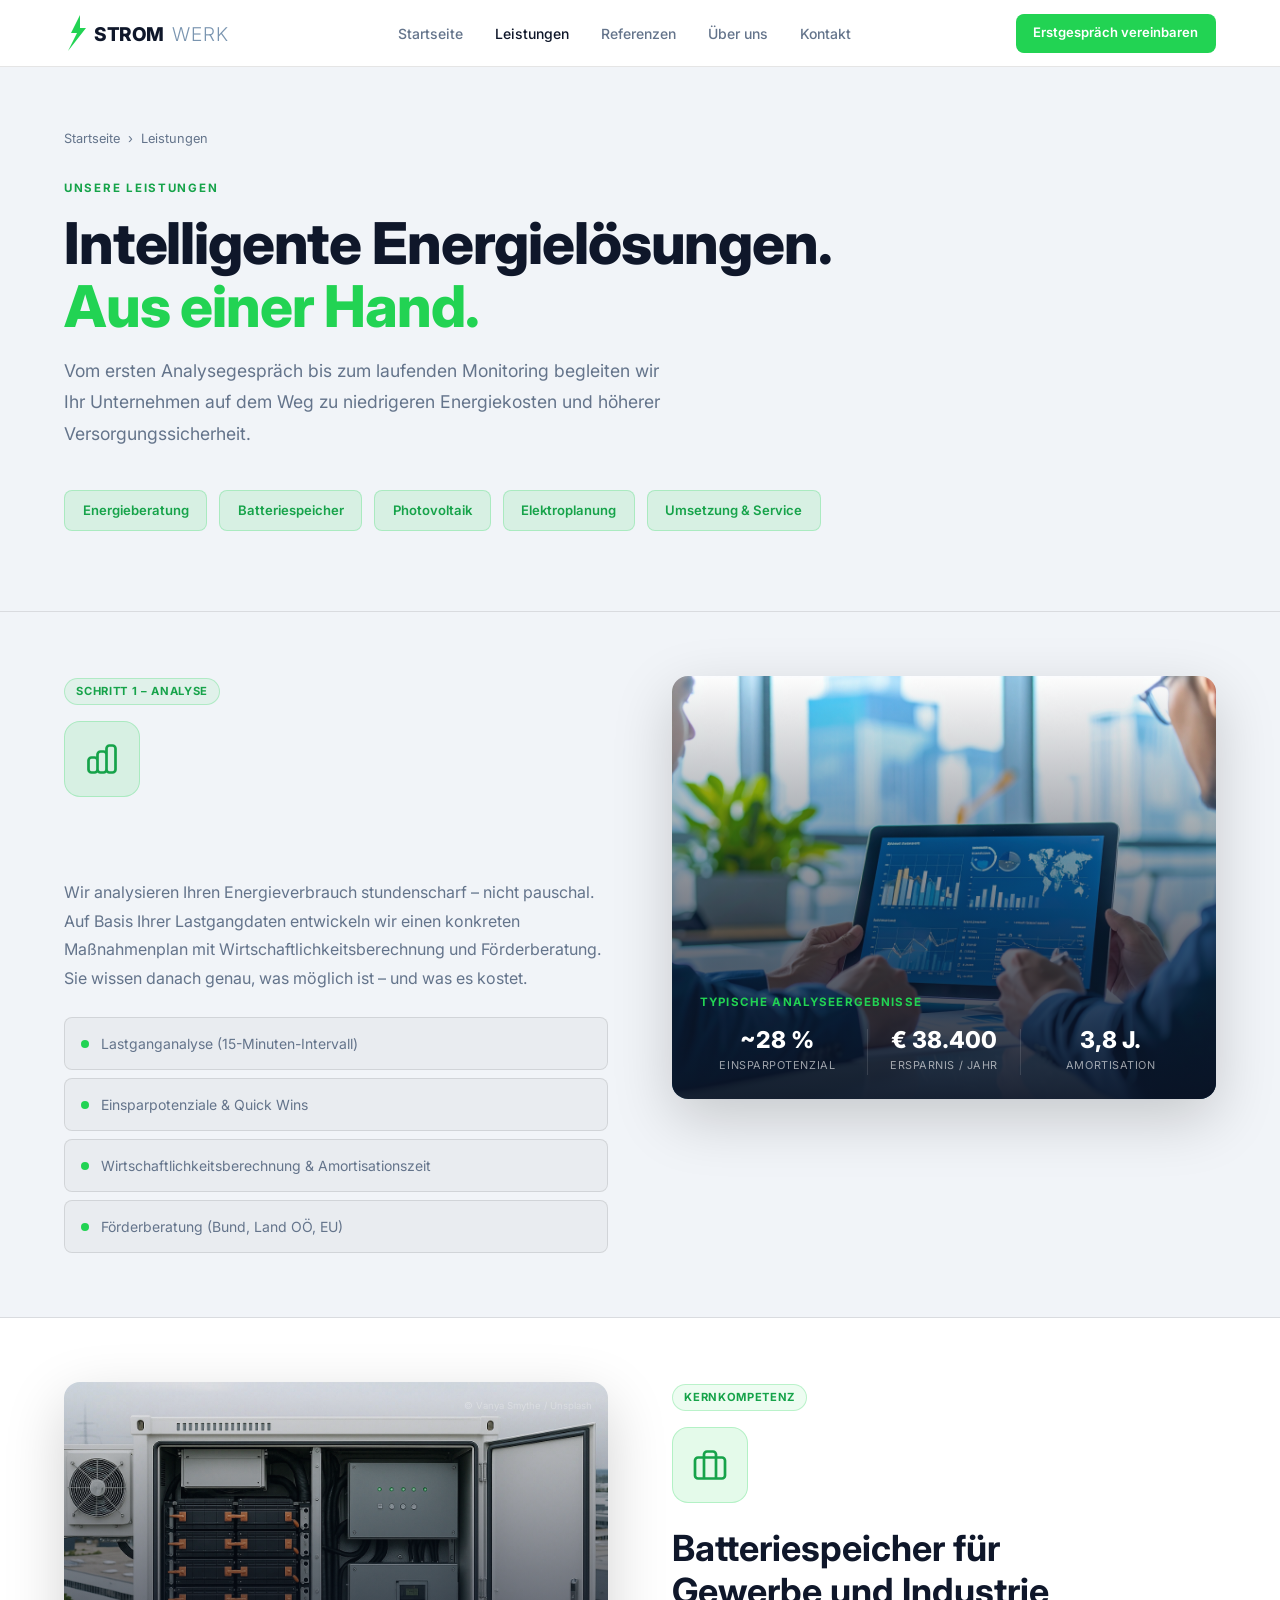
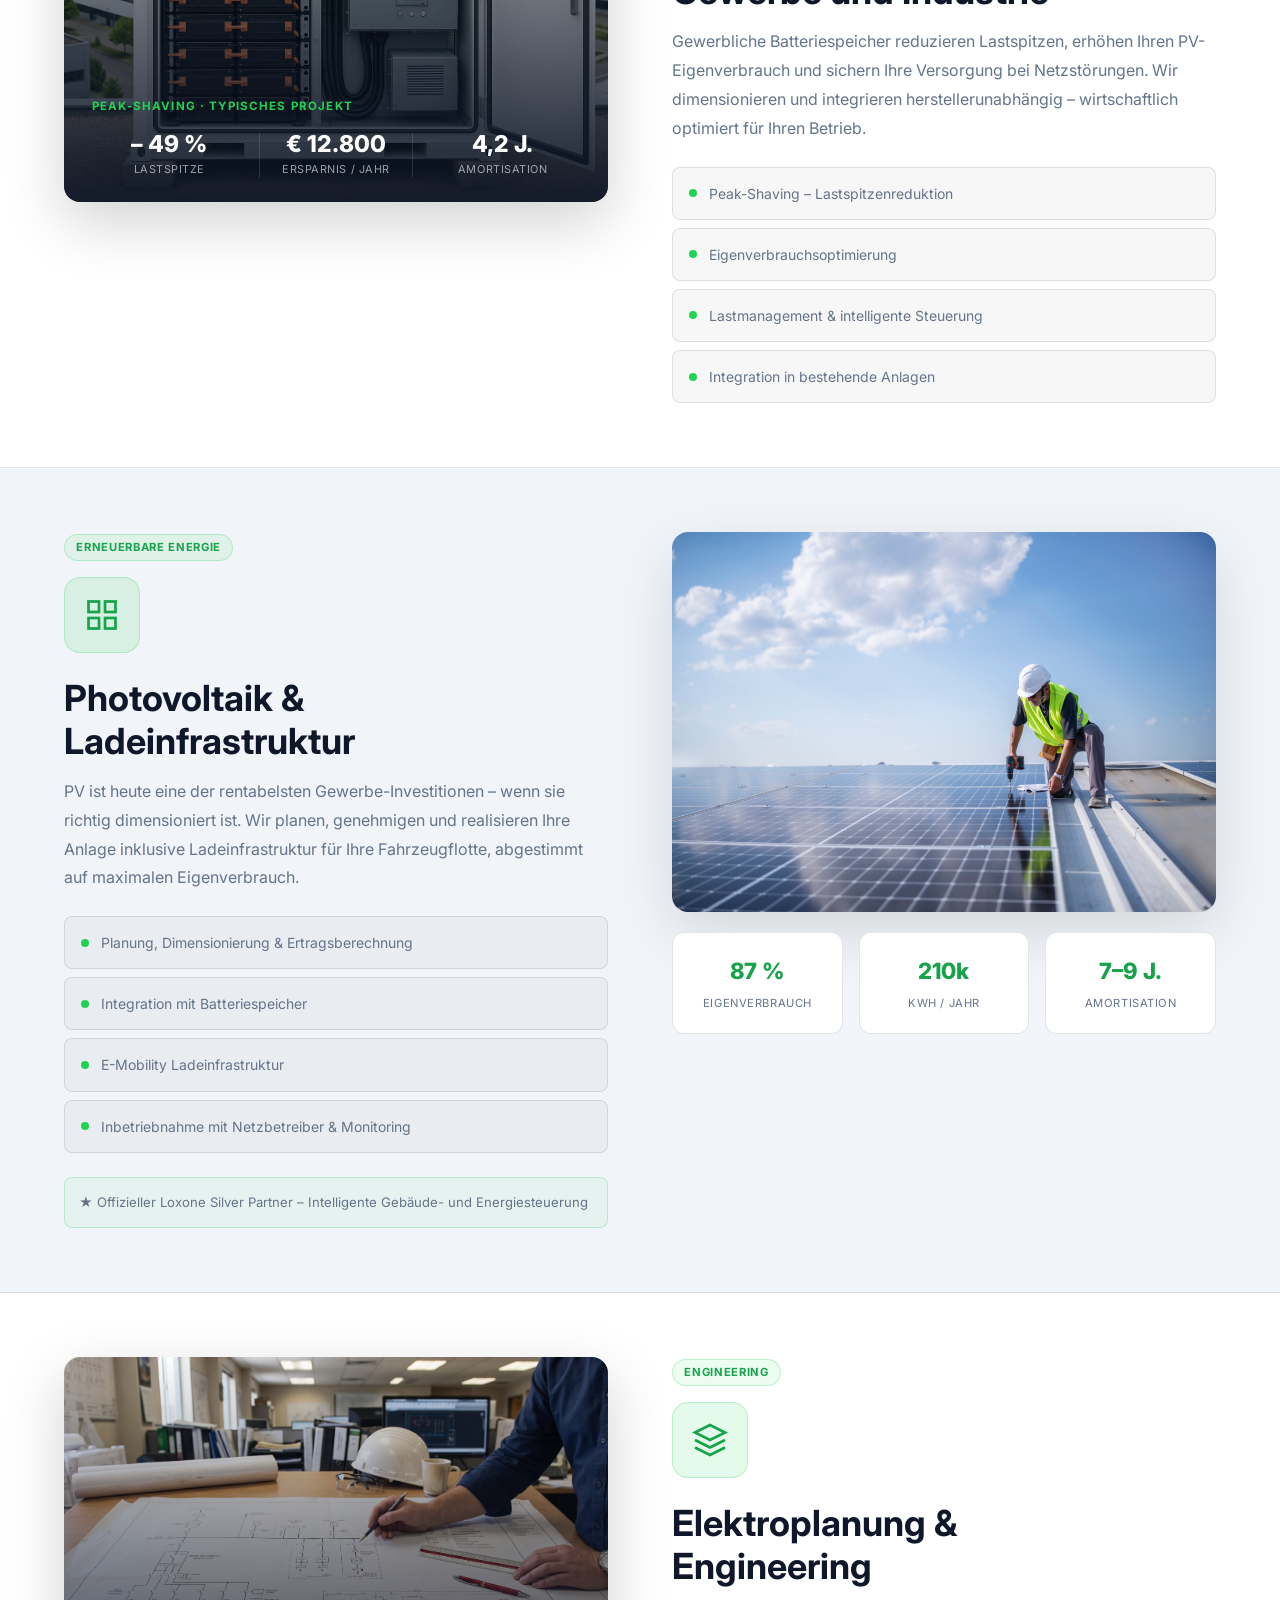
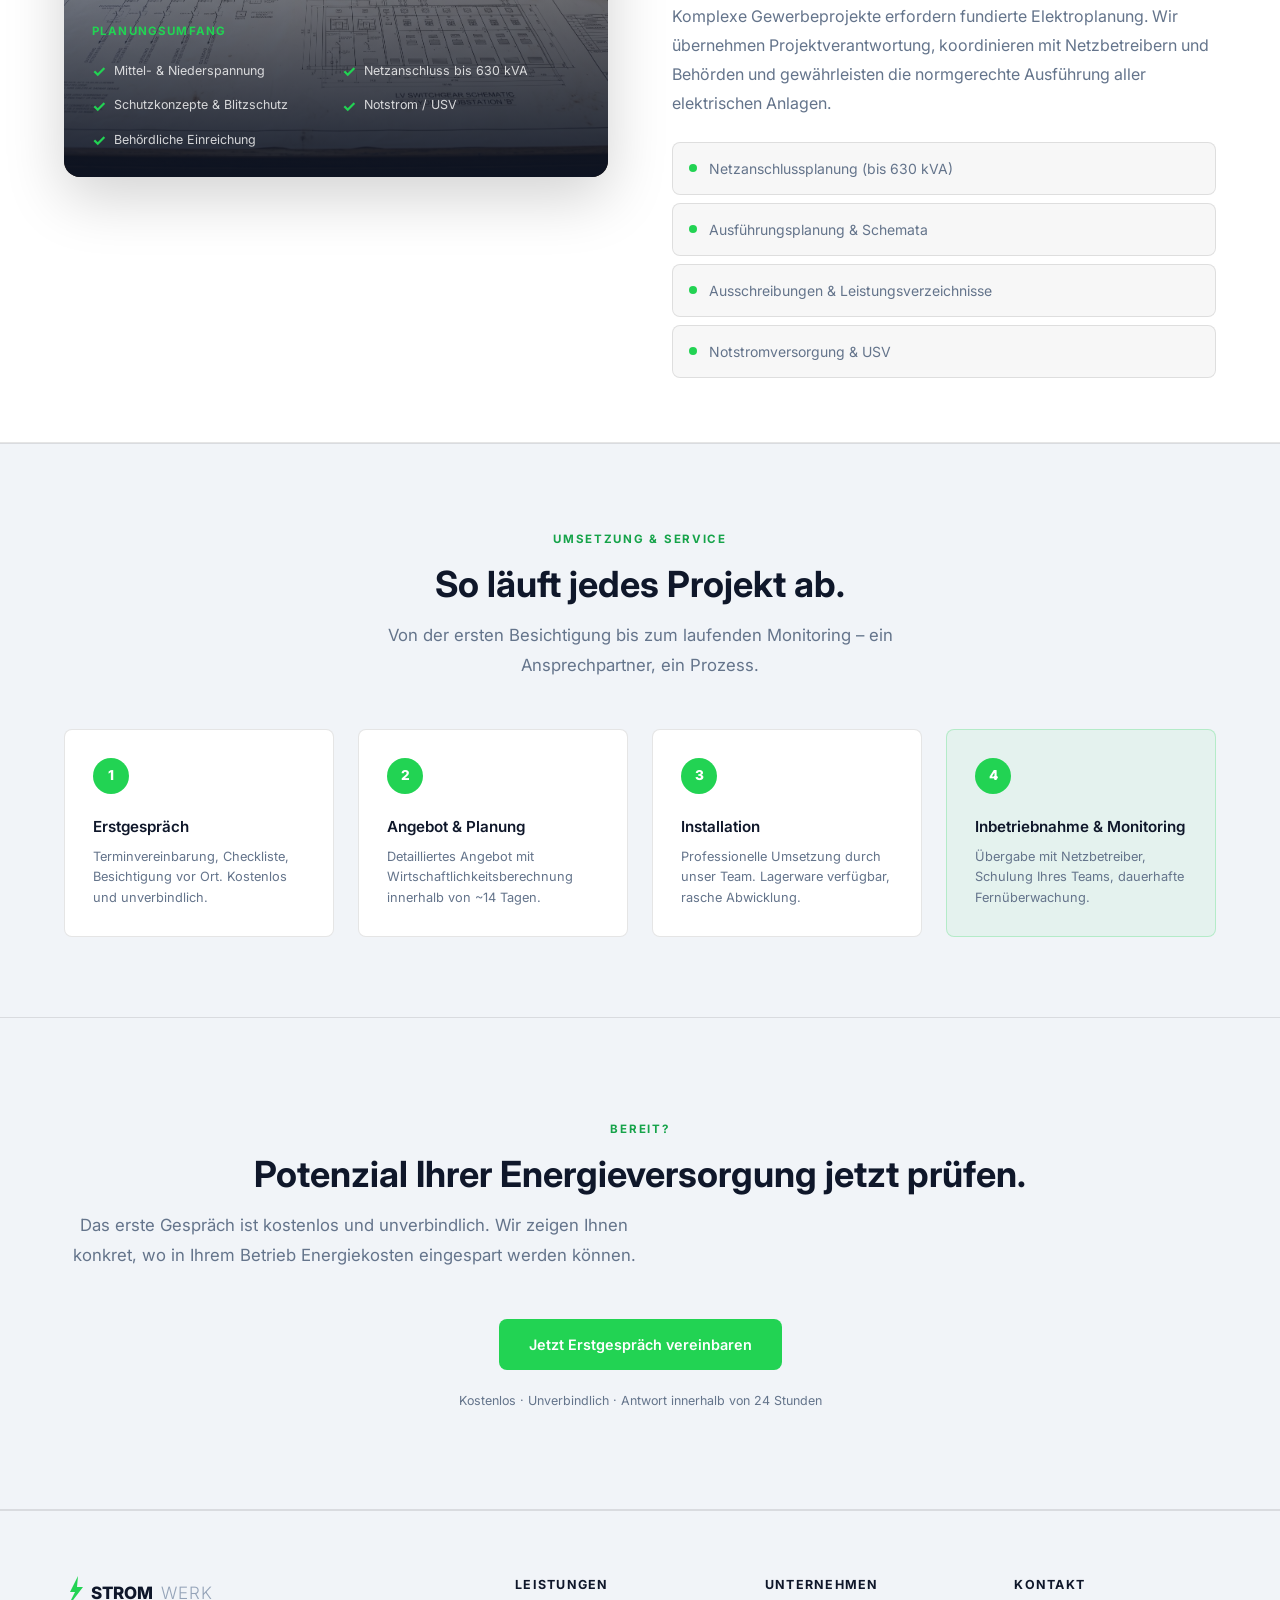
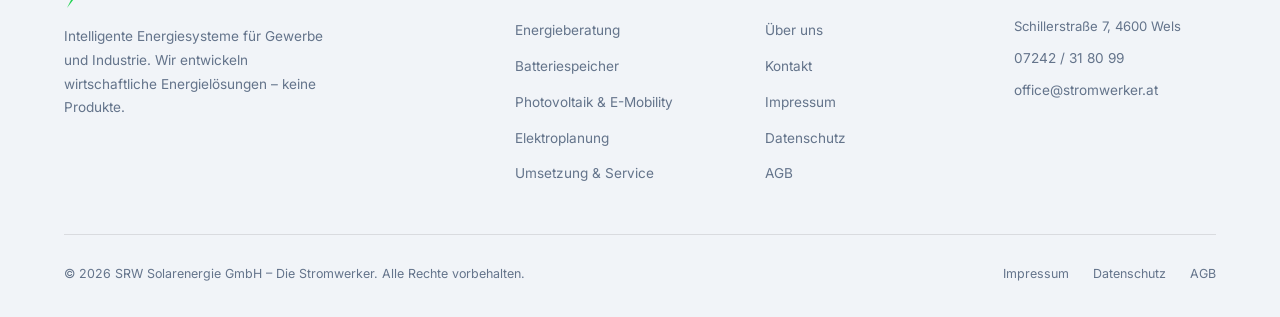
<file: leistungen.html>
<!DOCTYPE html>
<html lang="de">
<head>
  <meta charset="UTF-8">
  <meta name="viewport" content="width=device-width, initial-scale=1.0">
  <title>Leistungen – STROMWERK | Energieberatung, Batteriespeicher, PV, Elektroplanung</title>
  <meta name="description" content="Unsere Leistungen: Energieberatung, gewerbliche Batteriespeicher, Photovoltaik & Ladeinfrastruktur, Elektroplanung und Engineering für Gewerbe und Industrie.">
  <link rel="canonical" href="https://www.stromwerker.at/leistungen.html">
  <link rel="stylesheet" href="css/style.css">
  <link rel="preconnect" href="https://fonts.googleapis.com">
  <link rel="preconnect" href="https://fonts.gstatic.com" crossorigin>
</head>
<body>

<!-- ── NAVBAR ──────────────────────────────────── -->
<nav class="navbar">
  <div class="container">
    <a href="index.html" class="logo" aria-label="STROMWERK Startseite">
      <svg width="170" height="38" viewBox="0 0 170 38" fill="none" xmlns="http://www.w3.org/2000/svg" aria-hidden="true">
        <polygon points="16,1 7,19 13,19 4,37 22,14 16,14" fill="#22d353"/>
        <text x="30" y="27" font-family="Inter,system-ui,sans-serif" font-weight="800" font-size="19" fill="#0f172a" letter-spacing="-0.5">STROM</text>
        <text x="108" y="27" font-family="Inter,system-ui,sans-serif" font-weight="300" font-size="19" fill="#7a95b0" letter-spacing="1">WERK</text>
      </svg>
    </a>
    <ul class="nav-links">
      <li><a href="index.html">Startseite</a></li>
      <li><a href="leistungen.html" class="active">Leistungen</a></li>
      <li><a href="referenzen.html">Referenzen</a></li>
      <li><a href="ueber-uns.html">Über uns</a></li>
      <li><a href="kontakt.html">Kontakt</a></li>
    </ul>
    <div class="nav-right">
      <a href="kontakt.html" class="btn btn-primary btn-sm">Erstgespräch vereinbaren</a>
    </div>
    <button class="hamburger" aria-label="Menü öffnen">
      <span></span><span></span><span></span>
    </button>
  </div>
</nav>
<div class="mobile-menu">
  <ul class="nav-links">
    <li><a href="index.html">Startseite</a></li>
    <li><a href="leistungen.html">Leistungen</a></li>
    <li><a href="referenzen.html">Referenzen</a></li>
    <li><a href="ueber-uns.html">Über uns</a></li>
    <li><a href="kontakt.html">Kontakt</a></li>
  </ul>
  <a href="kontakt.html" class="btn btn-primary">Erstgespräch vereinbaren</a>
</div>

<!-- ── PAGE HERO ───────────────────────────────── -->
<section class="page-hero">
  <div class="container">
    <div class="breadcrumb">
      <a href="index.html">Startseite</a>
      <span>›</span>
      <span>Leistungen</span>
    </div>
    <span class="section-label">Unsere Leistungen</span>
    <h1>Intelligente Energielösungen.<br><em style="color:var(--green);font-style:normal;">Aus einer Hand.</em></h1>
    <p style="font-size:1.1rem;max-width:600px;margin-top:1rem;color:var(--text-muted);">Vom ersten Analysegespräch bis zum laufenden Monitoring begleiten wir Ihr Unternehmen auf dem Weg zu niedrigeren Energiekosten und höherer Versorgungssicherheit.</p>

    <!-- Service anchor nav -->
    <div style="display:flex;gap:.75rem;flex-wrap:wrap;margin-top:2.5rem;">
      <a href="#energieberatung" class="btn btn-ghost btn-sm">Energieberatung</a>
      <a href="#batteriespeicher" class="btn btn-ghost btn-sm">Batteriespeicher</a>
      <a href="#photovoltaik" class="btn btn-ghost btn-sm">Photovoltaik</a>
      <a href="#elektroplanung" class="btn btn-ghost btn-sm">Elektroplanung</a>
      <a href="#umsetzung" class="btn btn-ghost btn-sm">Umsetzung & Service</a>
    </div>
  </div>
</section>


<!-- ── 1. ENERGIEBERATUNG ──────────────────────── -->
<section class="service-section" id="energieberatung">
  <div class="container">
    <div class="service-split">
      <div>
        <span class="service-tag">Schritt 1 – Analyse</span>
        <div class="service-icon-lg">
          <svg width="36" height="36" fill="none" stroke="currentColor" stroke-width="1.8" viewBox="0 0 24 24"><path d="M9 19v-6a2 2 0 00-2-2H5a2 2 0 00-2 2v6a2 2 0 002 2h2a2 2 0 002-2zm0 0V9a2 2 0 012-2h2a2 2 0 012 2v10m-6 0a2 2 0 002 2h2a2 2 0 002-2m0 0V5a2 2 0 012-2h2a2 2 0 012 2v14a2 2 0 01-2 2h-2a2 2 0 01-2-2z"/></svg>
        </div>
        <h2 class="section-title fade-up">Energieberatung</h2>
        <p class="fade-up d1">Wir analysieren Ihren Energieverbrauch stundenscharf – nicht pauschal. Auf Basis Ihrer Lastgangdaten entwickeln wir einen konkreten Maßnahmenplan mit Wirtschaftlichkeitsberechnung und Förderberatung. Sie wissen danach genau, was möglich ist – und was es kostet.</p>
        <ul class="sub-list fade-up d2">
          <li>Lastganganalyse (15-Minuten-Intervall)</li>
          <li>Einsparpotenziale & Quick Wins</li>
          <li>Wirtschaftlichkeitsberechnung & Amortisationszeit</li>
          <li>Förderberatung (Bund, Land OÖ, EU)</li>
        </ul>
      </div>
      <div class="fade-up d1" style="position:relative;border-radius:16px;overflow:hidden;min-height:420px;box-shadow:0 20px 60px rgba(0,0,0,.18);">
        <img src="img/energieberatung.jpg" alt="Energieberatung – Lastganganalyse" style="width:100%;height:100%;min-height:420px;object-fit:cover;display:block;">
        <div style="position:absolute;inset:0;background:linear-gradient(to top,rgba(10,18,35,.92) 0%,rgba(10,18,35,.45) 55%,transparent 100%);"></div>
        <div style="position:absolute;bottom:0;left:0;right:0;padding:1.75rem 1.75rem 1.5rem;">
          <p style="font-size:.72rem;font-weight:700;text-transform:uppercase;letter-spacing:.1em;color:var(--green);margin-bottom:1rem;">Typische Analyseergebnisse</p>
          <div style="display:grid;grid-template-columns:1fr 1fr 1fr;gap:.75rem;">
            <div style="text-align:center;">
              <div style="font-size:1.45rem;font-weight:800;color:#fff;line-height:1;">~28 %</div>
              <div style="font-size:.68rem;color:rgba(255,255,255,.6);margin-top:.3rem;text-transform:uppercase;letter-spacing:.05em;">Einsparpotenzial</div>
            </div>
            <div style="text-align:center;border-left:1px solid rgba(255,255,255,.12);border-right:1px solid rgba(255,255,255,.12);">
              <div style="font-size:1.45rem;font-weight:800;color:#fff;line-height:1;">€ 38.400</div>
              <div style="font-size:.68rem;color:rgba(255,255,255,.6);margin-top:.3rem;text-transform:uppercase;letter-spacing:.05em;">Ersparnis / Jahr</div>
            </div>
            <div style="text-align:center;">
              <div style="font-size:1.45rem;font-weight:800;color:#fff;line-height:1;">3,8 J.</div>
              <div style="font-size:.68rem;color:rgba(255,255,255,.6);margin-top:.3rem;text-transform:uppercase;letter-spacing:.05em;">Amortisation</div>
            </div>
          </div>
        </div>
      </div>
    </div>
  </div>
</section>

<!-- ── 2. BATTERIESPEICHER ─────────────────────── -->
<section class="service-section" id="batteriespeicher" style="background:var(--navy-700);">
  <div class="container">
    <div class="service-split" style="direction:rtl;">
      <div style="direction:ltr;">
        <span class="service-tag">Kernkompetenz</span>
        <div class="service-icon-lg">
          <svg width="36" height="36" fill="none" stroke="currentColor" stroke-width="1.8" viewBox="0 0 24 24"><rect x="2" y="7" width="20" height="14" rx="2"/><path d="M16 21V5a2 2 0 00-2-2h-4a2 2 0 00-2 2v16"/></svg>
        </div>
        <h2 class="section-title fade-up">Batteriespeicher für<br>Gewerbe und Industrie</h2>
        <p class="fade-up d1">Gewerbliche Batteriespeicher reduzieren Lastspitzen, erhöhen Ihren PV-Eigenverbrauch und sichern Ihre Versorgung bei Netzstörungen. Wir dimensionieren und integrieren herstellerunabhängig – wirtschaftlich optimiert für Ihren Betrieb.</p>
        <ul class="sub-list fade-up d2">
          <li>Peak-Shaving – Lastspitzenreduktion</li>
          <li>Eigenverbrauchsoptimierung</li>
          <li>Lastmanagement & intelligente Steuerung</li>
          <li>Integration in bestehende Anlagen</li>
        </ul>
      </div>
      <div class="fade-up d1" style="direction:ltr;position:relative;border-radius:16px;overflow:hidden;min-height:420px;box-shadow:0 20px 60px rgba(0,0,0,.18);">
        <img
          src="img/bess.jpg"
          alt="Gewerblicher Batteriespeicher – BESS Anlage"
          style="width:100%;height:100%;min-height:420px;object-fit:cover;display:block;">
        <!-- dark gradient overlay with real project metrics -->
        <div style="position:absolute;inset:0;background:linear-gradient(to top, rgba(10,18,35,.92) 0%, rgba(10,18,35,.45) 55%, transparent 100%);"></div>
        <div style="position:absolute;bottom:0;left:0;right:0;padding:1.75rem 1.75rem 1.5rem;">
          <p style="font-size:.72rem;font-weight:700;text-transform:uppercase;letter-spacing:.1em;color:var(--green);margin-bottom:1rem;">Peak-Shaving · Typisches Projekt</p>
          <div style="display:grid;grid-template-columns:1fr 1fr 1fr;gap:.75rem;">
            <div style="text-align:center;">
              <div style="font-size:1.45rem;font-weight:800;color:#fff;line-height:1;">– 49 %</div>
              <div style="font-size:.68rem;color:rgba(255,255,255,.6);margin-top:.3rem;text-transform:uppercase;letter-spacing:.05em;">Lastspitze</div>
            </div>
            <div style="text-align:center;border-left:1px solid rgba(255,255,255,.12);border-right:1px solid rgba(255,255,255,.12);">
              <div style="font-size:1.45rem;font-weight:800;color:#fff;line-height:1;">€ 12.800</div>
              <div style="font-size:.68rem;color:rgba(255,255,255,.6);margin-top:.3rem;text-transform:uppercase;letter-spacing:.05em;">Ersparnis / Jahr</div>
            </div>
            <div style="text-align:center;">
              <div style="font-size:1.45rem;font-weight:800;color:#fff;line-height:1;">4,2 J.</div>
              <div style="font-size:.68rem;color:rgba(255,255,255,.6);margin-top:.3rem;text-transform:uppercase;letter-spacing:.05em;">Amortisation</div>
            </div>
          </div>
        </div>
        <div style="position:absolute;top:1rem;right:1rem;font-size:.6rem;color:rgba(255,255,255,.3);">© Vanya Smythe / Unsplash</div>
      </div>
    </div>
  </div>
</section>

<!-- ── 3. PHOTOVOLTAIK ─────────────────────────── -->
<section class="service-section" id="photovoltaik">
  <div class="container">
    <div class="service-split">
      <div>
        <span class="service-tag">Erneuerbare Energie</span>
        <div class="service-icon-lg">
          <svg width="36" height="36" fill="none" stroke="currentColor" stroke-width="1.8" viewBox="0 0 24 24"><rect x="3" y="3" width="7" height="7"/><rect x="14" y="3" width="7" height="7"/><rect x="14" y="14" width="7" height="7"/><rect x="3" y="14" width="7" height="7"/></svg>
        </div>
        <h2 class="section-title fade-up">Photovoltaik &<br>Ladeinfrastruktur</h2>
        <p class="fade-up d1">PV ist heute eine der rentabelsten Gewerbe-Investitionen – wenn sie richtig dimensioniert ist. Wir planen, genehmigen und realisieren Ihre Anlage inklusive Ladeinfrastruktur für Ihre Fahrzeugflotte, abgestimmt auf maximalen Eigenverbrauch.</p>
        <ul class="sub-list fade-up d2">
          <li>Planung, Dimensionierung & Ertragsberechnung</li>
          <li>Integration mit Batteriespeicher</li>
          <li>E-Mobility Ladeinfrastruktur</li>
          <li>Inbetriebnahme mit Netzbetreiber & Monitoring</li>
        </ul>
        <div style="margin-top:1.5rem;font-size:.82rem;color:var(--text-muted);padding:.875rem;background:rgba(34,211,83,.05);border:1px solid var(--green-border);border-radius:var(--radius);" class="fade-up d3">
          ★ Offizieller Loxone Silver Partner – Intelligente Gebäude- und Energiesteuerung
        </div>
      </div>
      <div class="fade-up d1">
        <div style="border-radius:16px;overflow:hidden;box-shadow:0 20px 60px rgba(0,0,0,.12);">
          <img src="img/photovoltaik.jpg" alt="Photovoltaik Gewerbeanlage" style="width:100%;height:380px;object-fit:cover;display:block;">
        </div>
        <div style="display:grid;grid-template-columns:1fr 1fr 1fr;gap:1rem;margin-top:1.25rem;">
          <div style="background:#fff;border:1px solid var(--border);border-radius:12px;padding:1.25rem;text-align:center;">
            <div style="font-size:1.4rem;font-weight:800;color:var(--green-dark);">87 %</div>
            <div style="font-size:.7rem;color:var(--text-muted);margin-top:.25rem;text-transform:uppercase;letter-spacing:.05em;">Eigenverbrauch</div>
          </div>
          <div style="background:#fff;border:1px solid var(--border);border-radius:12px;padding:1.25rem;text-align:center;">
            <div style="font-size:1.4rem;font-weight:800;color:var(--green-dark);">210k</div>
            <div style="font-size:.7rem;color:var(--text-muted);margin-top:.25rem;text-transform:uppercase;letter-spacing:.05em;">kWh / Jahr</div>
          </div>
          <div style="background:#fff;border:1px solid var(--border);border-radius:12px;padding:1.25rem;text-align:center;">
            <div style="font-size:1.4rem;font-weight:800;color:var(--green-dark);">7–9 J.</div>
            <div style="font-size:.7rem;color:var(--text-muted);margin-top:.25rem;text-transform:uppercase;letter-spacing:.05em;">Amortisation</div>
          </div>
        </div>
      </div>
    </div>
  </div>
</section>

<!-- ── 4. ELEKTROPLANUNG ────────────────────────── -->
<section class="service-section" id="elektroplanung" style="background:var(--navy-700);">
  <div class="container">
    <div class="service-split" style="direction:rtl;">
      <div style="direction:ltr;">
        <span class="service-tag">Engineering</span>
        <div class="service-icon-lg">
          <svg width="36" height="36" fill="none" stroke="currentColor" stroke-width="1.8" viewBox="0 0 24 24"><path d="M12 2L2 7l10 5 10-5-10-5zM2 17l10 5 10-5M2 12l10 5 10-5"/></svg>
        </div>
        <h2 class="section-title fade-up">Elektroplanung &<br>Engineering</h2>
        <p class="fade-up d1">Komplexe Gewerbeprojekte erfordern fundierte Elektroplanung. Wir übernehmen Projektverantwortung, koordinieren mit Netzbetreibern und Behörden und gewährleisten die normgerechte Ausführung aller elektrischen Anlagen.</p>
        <ul class="sub-list fade-up d2">
          <li>Netzanschlussplanung (bis 630 kVA)</li>
          <li>Ausführungsplanung & Schemata</li>
          <li>Ausschreibungen & Leistungsverzeichnisse</li>
          <li>Notstromversorgung & USV</li>
        </ul>
      </div>
      <div class="fade-up d1" style="direction:ltr;position:relative;border-radius:16px;overflow:hidden;min-height:420px;box-shadow:0 20px 60px rgba(0,0,0,.18);">
        <img src="img/elektroplanung.jpg" alt="Elektroplanung & Engineering" style="width:100%;height:100%;min-height:420px;object-fit:cover;display:block;">
        <div style="position:absolute;inset:0;background:linear-gradient(to top,rgba(10,18,35,.92) 0%,rgba(10,18,35,.45) 55%,transparent 100%);"></div>
        <div style="position:absolute;bottom:0;left:0;right:0;padding:1.75rem 1.75rem 1.5rem;">
          <p style="font-size:.72rem;font-weight:700;text-transform:uppercase;letter-spacing:.1em;color:var(--green);margin-bottom:1rem;">Planungsumfang</p>
          <div style="display:grid;grid-template-columns:1fr 1fr;gap:.5rem .75rem;">
            <div style="display:flex;align-items:center;gap:.5rem;"><span style="color:var(--green);font-weight:700;">✓</span><span style="font-size:.78rem;color:rgba(255,255,255,.8);">Mittel- & Niederspannung</span></div>
            <div style="display:flex;align-items:center;gap:.5rem;"><span style="color:var(--green);font-weight:700;">✓</span><span style="font-size:.78rem;color:rgba(255,255,255,.8);">Netzanschluss bis 630 kVA</span></div>
            <div style="display:flex;align-items:center;gap:.5rem;"><span style="color:var(--green);font-weight:700;">✓</span><span style="font-size:.78rem;color:rgba(255,255,255,.8);">Schutzkonzepte & Blitzschutz</span></div>
            <div style="display:flex;align-items:center;gap:.5rem;"><span style="color:var(--green);font-weight:700;">✓</span><span style="font-size:.78rem;color:rgba(255,255,255,.8);">Notstrom / USV</span></div>
            <div style="display:flex;align-items:center;gap:.5rem;"><span style="color:var(--green);font-weight:700;">✓</span><span style="font-size:.78rem;color:rgba(255,255,255,.8);">Behördliche Einreichung</span></div>
          </div>
        </div>
      </div>
    </div>
  </div>
</section>

<!-- ── 5. UMSETZUNG & SERVICE ──────────────────── -->
<section id="umsetzung" style="background:var(--navy-800);border-top:1px solid var(--border);padding:5rem 0;">
  <div class="container">
    <div class="text-center" style="margin-bottom:3rem;">
      <span class="section-label fade-up">Umsetzung & Service</span>
      <h2 class="section-title fade-up d1">So läuft jedes Projekt ab.</h2>
      <p class="section-sub fade-up d2">Von der ersten Besichtigung bis zum laufenden Monitoring – ein Ansprechpartner, ein Prozess.</p>
    </div>
    <div style="display:grid;grid-template-columns:repeat(4,1fr);gap:1.5rem;" class="fade-up d2">
      <div style="background:#fff;border:1px solid var(--border);border-radius:var(--radius);padding:1.75rem;position:relative;">
        <div style="width:36px;height:36px;border-radius:50%;background:var(--green);color:#fff;display:flex;align-items:center;justify-content:center;font-weight:800;font-size:.85rem;margin-bottom:1.25rem;">1</div>
        <h4 style="font-size:.95rem;color:#0f172a;margin-bottom:.5rem;">Erstgespräch</h4>
        <p style="font-size:.8rem;color:var(--text-muted);line-height:1.6;">Terminvereinbarung, Checkliste, Besichtigung vor Ort. Kostenlos und unverbindlich.</p>
      </div>
      <div style="background:#fff;border:1px solid var(--border);border-radius:var(--radius);padding:1.75rem;">
        <div style="width:36px;height:36px;border-radius:50%;background:var(--green);color:#fff;display:flex;align-items:center;justify-content:center;font-weight:800;font-size:.85rem;margin-bottom:1.25rem;">2</div>
        <h4 style="font-size:.95rem;color:#0f172a;margin-bottom:.5rem;">Angebot & Planung</h4>
        <p style="font-size:.8rem;color:var(--text-muted);line-height:1.6;">Detailliertes Angebot mit Wirtschaftlichkeitsberechnung innerhalb von ~14 Tagen.</p>
      </div>
      <div style="background:#fff;border:1px solid var(--border);border-radius:var(--radius);padding:1.75rem;">
        <div style="width:36px;height:36px;border-radius:50%;background:var(--green);color:#fff;display:flex;align-items:center;justify-content:center;font-weight:800;font-size:.85rem;margin-bottom:1.25rem;">3</div>
        <h4 style="font-size:.95rem;color:#0f172a;margin-bottom:.5rem;">Installation</h4>
        <p style="font-size:.8rem;color:var(--text-muted);line-height:1.6;">Professionelle Umsetzung durch unser Team. Lagerware verfügbar, rasche Abwicklung.</p>
      </div>
      <div style="background:rgba(34,211,83,.06);border:1px solid var(--green-border);border-radius:var(--radius);padding:1.75rem;">
        <div style="width:36px;height:36px;border-radius:50%;background:var(--green);color:#fff;display:flex;align-items:center;justify-content:center;font-weight:800;font-size:.85rem;margin-bottom:1.25rem;">4</div>
        <h4 style="font-size:.95rem;color:#0f172a;margin-bottom:.5rem;">Inbetriebnahme & Monitoring</h4>
        <p style="font-size:.8rem;color:var(--text-muted);line-height:1.6;">Übergabe mit Netzbetreiber, Schulung Ihres Teams, dauerhafte Fernüberwachung.</p>
      </div>
    </div>
  </div>
</section>

<!-- ── CTA ─────────────────────────────────────── -->
<section class="cta-block">
  <div class="container">
    <span class="section-label fade-up">Bereit?</span>
    <h2 class="fade-up d1">Potenzial Ihrer Energieversorgung jetzt prüfen.</h2>
    <p class="section-sub fade-up d2">Das erste Gespräch ist kostenlos und unverbindlich. Wir zeigen Ihnen konkret, wo in Ihrem Betrieb Energiekosten eingespart werden können.</p>
    <div class="cta-actions fade-up d3">
      <a href="kontakt.html" class="btn btn-primary">Jetzt Erstgespräch vereinbaren</a>
    </div>
    <p class="cta-note fade-up">Kostenlos · Unverbindlich · Antwort innerhalb von 24 Stunden</p>
  </div>
</section>

<!-- ── FOOTER ──────────────────────────────────── -->
<footer class="footer">
  <div class="container">
    <div class="footer-grid">
      <div class="footer-brand">
        <a href="index.html" class="logo">
          <svg width="150" height="34" viewBox="0 0 150 34" fill="none" aria-hidden="true">
            <polygon points="14,1 6,17 11,17 3,33 19,12 13,12" fill="#22d353"/>
            <text x="27" y="24" font-family="Inter,system-ui" font-weight="800" font-size="17" fill="#0f172a">STROM</text>
            <text x="97" y="24" font-family="Inter,system-ui" font-weight="300" font-size="17" fill="#94a3b8" letter-spacing="1">WERK</text>
          </svg>
        </a>
        <p>Intelligente Energiesysteme für Gewerbe und Industrie. Wir entwickeln wirtschaftliche Energielösungen – keine Produkte.</p>
      </div>
      <div class="footer-col">
        <h5>Leistungen</h5>
        <ul>
          <li><a href="#energieberatung">Energieberatung</a></li>
          <li><a href="#batteriespeicher">Batteriespeicher</a></li>
          <li><a href="#photovoltaik">Photovoltaik & E-Mobility</a></li>
          <li><a href="#elektroplanung">Elektroplanung</a></li>
          <li><a href="#umsetzung">Umsetzung & Service</a></li>
        </ul>
      </div>
      <div class="footer-col">
        <h5>Unternehmen</h5>
        <ul>
          <li><a href="ueber-uns.html">Über uns</a></li>
          <li><a href="kontakt.html">Kontakt</a></li>
          <li><a href="impressum.html">Impressum</a></li>
          <li><a href="datenschutz.html">Datenschutz</a></li>
          <li><a href="agb.html">AGB</a></li>
        </ul>
      </div>
      <div class="footer-col">
        <h5>Kontakt</h5>
        <ul class="footer-contact-list">
          <li>Schillerstraße 7, 4600 Wels</li>
          <li><a href="tel:+437242318099">07242 / 31 80 99</a></li>
          <li><a href="mailto:office@stromwerker.at">office@stromwerker.at</a></li>
        </ul>
      </div>
    </div>
    <div class="footer-bottom">
      <p>© 2026 SRW Solarenergie GmbH – Die Stromwerker. Alle Rechte vorbehalten.</p>
      <div class="footer-legal">
        <a href="impressum.html">Impressum</a>
        <a href="datenschutz.html">Datenschutz</a>
        <a href="agb.html">AGB</a>
      </div>
    </div>
  </div>
</footer>

<script src="js/main.js" defer></script>
</body>
</html>
</file>
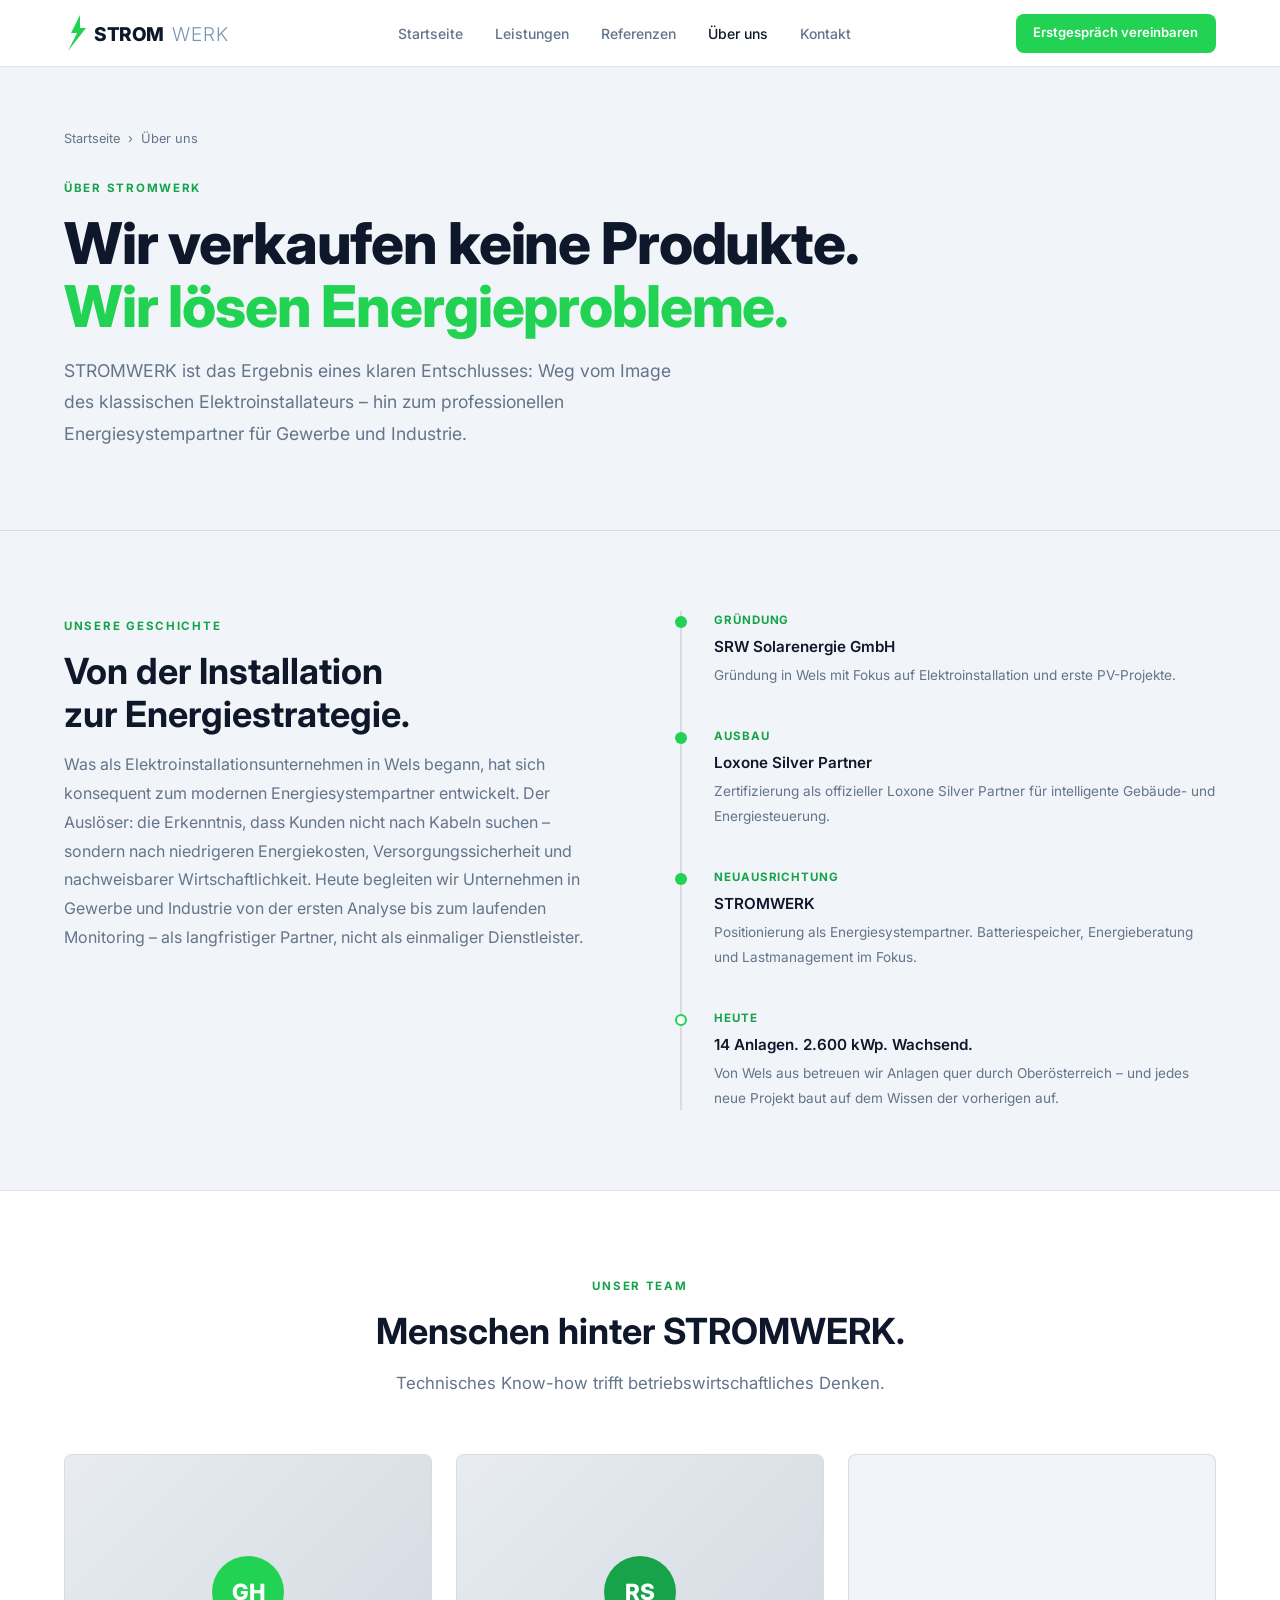
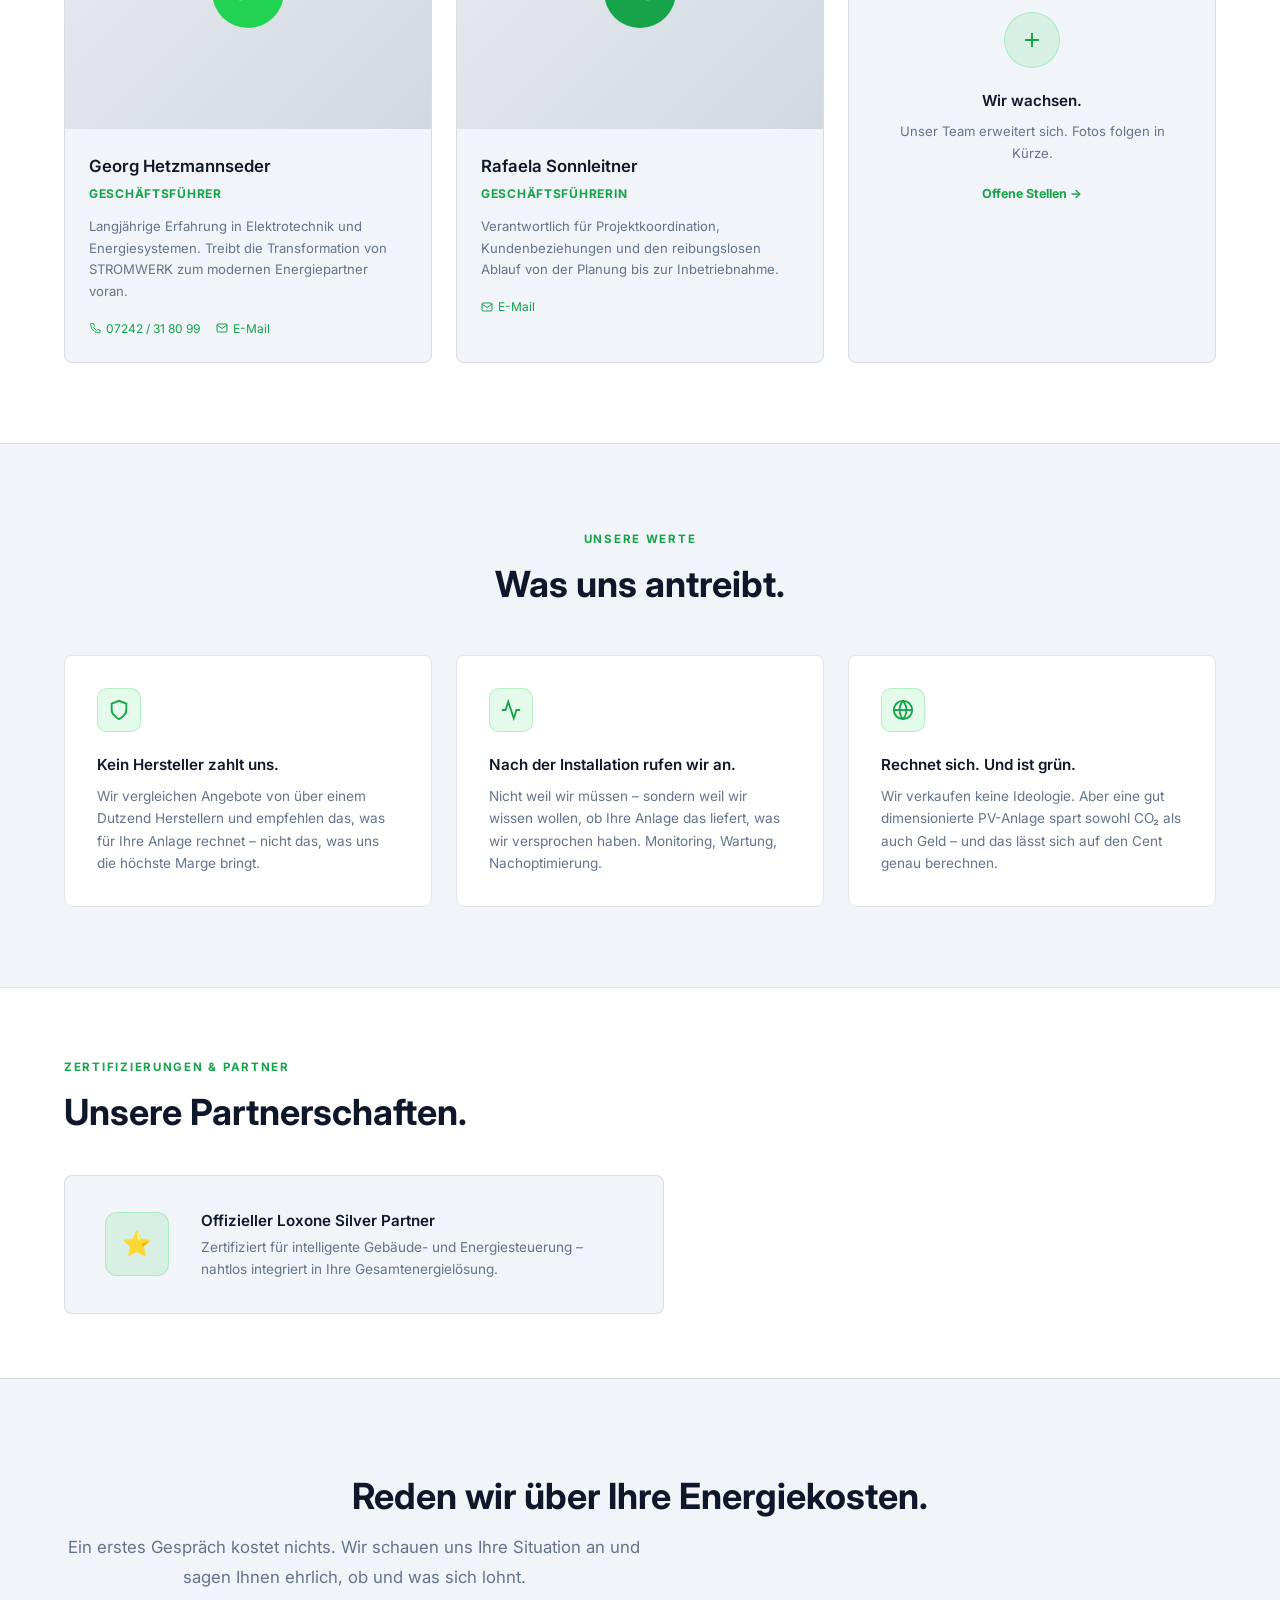
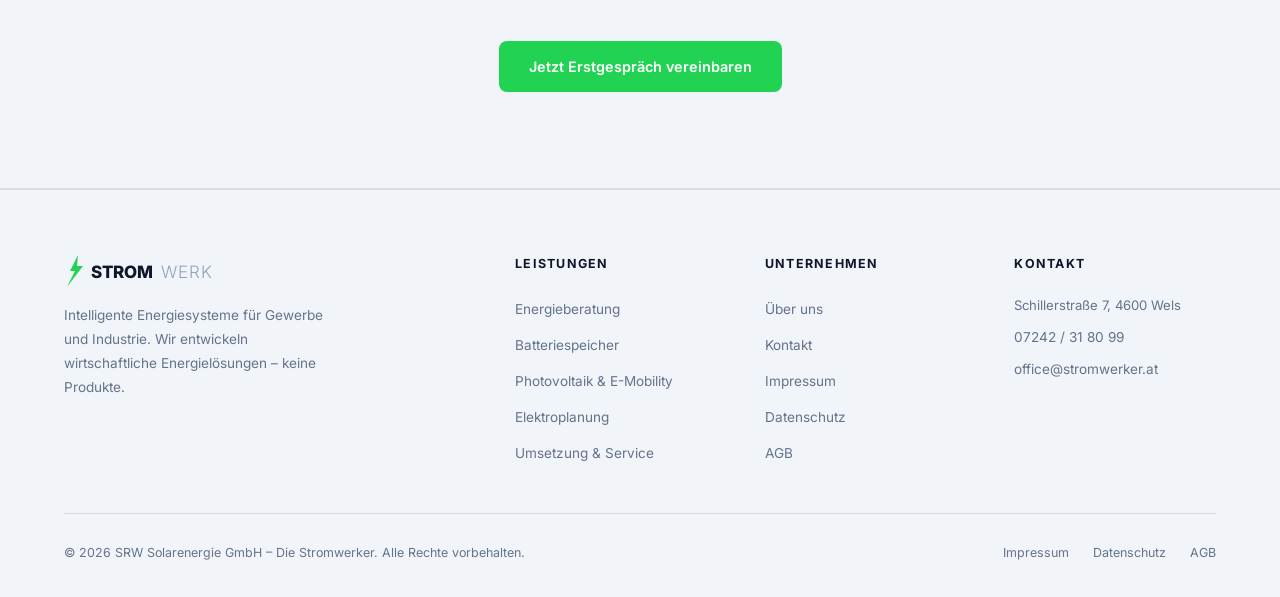
<file: ueber-uns.html>
<!DOCTYPE html>
<html lang="de">
<head>
  <meta charset="UTF-8">
  <meta name="viewport" content="width=device-width, initial-scale=1.0">
  <title>Über uns – STROMWERK | SRW Solarenergie GmbH, Wels</title>
  <meta name="description" content="STROMWERK – SRW Solarenergie GmbH aus Wels. Unser Ansatz, unsere Werte und unsere Positionierung als modernes Energiesystemunternehmen für Gewerbe und Industrie.">
  <link rel="canonical" href="https://www.stromwerker.at/ueber-uns.html">
  <link rel="stylesheet" href="css/style.css">
  <link rel="preconnect" href="https://fonts.googleapis.com">
  <link rel="preconnect" href="https://fonts.gstatic.com" crossorigin>
</head>
<body>

<!-- ── NAVBAR ──────────────────────────────────── -->
<nav class="navbar">
  <div class="container">
    <a href="index.html" class="logo" aria-label="STROMWERK Startseite">
      <svg width="170" height="38" viewBox="0 0 170 38" fill="none" xmlns="http://www.w3.org/2000/svg" aria-hidden="true">
        <polygon points="16,1 7,19 13,19 4,37 22,14 16,14" fill="#22d353"/>
        <text x="30" y="27" font-family="Inter,system-ui,sans-serif" font-weight="800" font-size="19" fill="#0f172a" letter-spacing="-0.5">STROM</text>
        <text x="108" y="27" font-family="Inter,system-ui,sans-serif" font-weight="300" font-size="19" fill="#7a95b0" letter-spacing="1">WERK</text>
      </svg>
    </a>
    <ul class="nav-links">
      <li><a href="index.html">Startseite</a></li>
      <li><a href="leistungen.html">Leistungen</a></li>
      <li><a href="referenzen.html">Referenzen</a></li>
      <li><a href="ueber-uns.html" class="active">Über uns</a></li>
      <li><a href="kontakt.html">Kontakt</a></li>
    </ul>
    <div class="nav-right">
      <a href="kontakt.html" class="btn btn-primary btn-sm">Erstgespräch vereinbaren</a>
    </div>
    <button class="hamburger" aria-label="Menü öffnen">
      <span></span><span></span><span></span>
    </button>
  </div>
</nav>
<div class="mobile-menu">
  <ul class="nav-links">
    <li><a href="index.html">Startseite</a></li>
    <li><a href="leistungen.html">Leistungen</a></li>
    <li><a href="referenzen.html">Referenzen</a></li>
    <li><a href="ueber-uns.html">Über uns</a></li>
    <li><a href="kontakt.html">Kontakt</a></li>
  </ul>
  <a href="kontakt.html" class="btn btn-primary">Erstgespräch vereinbaren</a>
</div>

<!-- ── PAGE HERO ───────────────────────────────── -->
<section class="page-hero">
  <div class="container">
    <div class="breadcrumb">
      <a href="index.html">Startseite</a>
      <span>›</span>
      <span>Über uns</span>
    </div>
    <span class="section-label">Über STROMWERK</span>
    <h1>Wir verkaufen keine Produkte.<br><em style="color:var(--green);font-style:normal;">Wir lösen Energieprobleme.</em></h1>
    <p style="font-size:1.1rem;max-width:640px;margin-top:1rem;color:var(--text-muted);">STROMWERK ist das Ergebnis eines klaren Entschlusses: Weg vom Image des klassischen Elektroinstallateurs – hin zum professionellen Energiesystempartner für Gewerbe und Industrie.</p>
  </div>
</section>

<!-- ── GESCHICHTE ─────────────────────────────── -->
<section style="background:var(--navy-800);padding:5rem 0;">
  <div class="container">
    <div style="display:grid;grid-template-columns:1fr 1fr;gap:5rem;align-items:start;">
      <div>
        <span class="section-label fade-up">Unsere Geschichte</span>
        <h2 class="section-title fade-up d1">Von der Installation<br>zur Energiestrategie.</h2>
        <p class="fade-up d2" style="line-height:1.8;">Was als Elektroinstallationsunternehmen in Wels begann, hat sich konsequent zum modernen Energiesystempartner entwickelt. Der Auslöser: die Erkenntnis, dass Kunden nicht nach Kabeln suchen – sondern nach niedrigeren Energiekosten, Versorgungssicherheit und nachweisbarer Wirtschaftlichkeit. Heute begleiten wir Unternehmen in Gewerbe und Industrie von der ersten Analyse bis zum laufenden Monitoring – als langfristiger Partner, nicht als einmaliger Dienstleister.</p>
      </div>
      <div class="fade-up d1">
        <div style="position:relative;padding-left:2rem;border-left:2px solid var(--border);">
          <div style="margin-bottom:2.5rem;position:relative;">
            <div style="width:12px;height:12px;background:var(--green);border-radius:50%;position:absolute;left:-2.42rem;top:.3rem;"></div>
            <div style="font-size:.72rem;color:var(--green-dark);font-weight:700;letter-spacing:.08em;text-transform:uppercase;margin-bottom:.25rem;">Gründung</div>
            <h4 style="color:#0f172a;margin-bottom:.25rem;">SRW Solarenergie GmbH</h4>
            <p style="font-size:.85rem;color:var(--text-muted);">Gründung in Wels mit Fokus auf Elektroinstallation und erste PV-Projekte.</p>
          </div>
          <div style="margin-bottom:2.5rem;position:relative;">
            <div style="width:12px;height:12px;background:var(--green);border-radius:50%;position:absolute;left:-2.42rem;top:.3rem;"></div>
            <div style="font-size:.72rem;color:var(--green-dark);font-weight:700;letter-spacing:.08em;text-transform:uppercase;margin-bottom:.25rem;">Ausbau</div>
            <h4 style="color:#0f172a;margin-bottom:.25rem;">Loxone Silver Partner</h4>
            <p style="font-size:.85rem;color:var(--text-muted);">Zertifizierung als offizieller Loxone Silver Partner für intelligente Gebäude- und Energiesteuerung.</p>
          </div>
          <div style="margin-bottom:2.5rem;position:relative;">
            <div style="width:12px;height:12px;background:var(--green);border-radius:50%;position:absolute;left:-2.42rem;top:.3rem;"></div>
            <div style="font-size:.72rem;color:var(--green-dark);font-weight:700;letter-spacing:.08em;text-transform:uppercase;margin-bottom:.25rem;">Neuausrichtung</div>
            <h4 style="color:#0f172a;margin-bottom:.25rem;">STROMWERK</h4>
            <p style="font-size:.85rem;color:var(--text-muted);">Positionierung als Energiesystempartner. Batteriespeicher, Energieberatung und Lastmanagement im Fokus.</p>
          </div>
          <div style="position:relative;">
            <div style="width:12px;height:12px;background:#fff;border:2px solid var(--green);border-radius:50%;position:absolute;left:-2.42rem;top:.3rem;"></div>
            <div style="font-size:.72rem;color:var(--green-dark);font-weight:700;letter-spacing:.08em;text-transform:uppercase;margin-bottom:.25rem;">Heute</div>
            <h4 style="color:#0f172a;margin-bottom:.25rem;">14 Anlagen. 2.600 kWp. Wachsend.</h4>
            <p style="font-size:.85rem;color:var(--text-muted);">Von Wels aus betreuen wir Anlagen quer durch Oberösterreich – und jedes neue Projekt baut auf dem Wissen der vorherigen auf.</p>
          </div>
        </div>
      </div>
    </div>
  </div>
</section>

<!-- ── TEAM ────────────────────────────────────── -->
<section style="background:#fff;border-top:1px solid var(--border);padding:5rem 0;">
  <div class="container">
    <div class="text-center" style="margin-bottom:3.5rem;">
      <span class="section-label fade-up">Unser Team</span>
      <h2 class="section-title fade-up d1">Menschen hinter STROMWERK.</h2>
      <p class="section-sub fade-up d2">Technisches Know-how trifft betriebswirtschaftliches Denken.</p>
    </div>
    <div style="display:grid;grid-template-columns:repeat(3,1fr);gap:1.5rem;" class="fade-up d2">

      <!-- Georg Hetzmannseder -->
      <div style="background:var(--navy-800);border:1px solid var(--border);border-radius:var(--radius);overflow:hidden;">
        <div style="aspect-ratio:4/3;background:linear-gradient(135deg,#e8ecf1 0%,#d1d9e0 100%);display:flex;align-items:center;justify-content:center;">
          <div style="width:72px;height:72px;border-radius:50%;background:var(--green);display:flex;align-items:center;justify-content:center;font-size:1.4rem;font-weight:800;color:#fff;">GH</div>
        </div>
        <div style="padding:1.5rem;">
          <h3 style="font-size:1.05rem;color:#0f172a;margin-bottom:.2rem;">Georg Hetzmannseder</h3>
          <div style="font-size:.75rem;font-weight:700;color:var(--green-dark);letter-spacing:.06em;text-transform:uppercase;margin-bottom:.75rem;">Geschäftsführer</div>
          <p style="font-size:.82rem;color:var(--text-muted);line-height:1.65;">Langjährige Erfahrung in Elektrotechnik und Energiesystemen. Treibt die Transformation von STROMWERK zum modernen Energiepartner voran.</p>
          <div style="display:flex;gap:1rem;margin-top:1rem;flex-wrap:wrap;">
            <a href="tel:+437242318099" style="font-size:.75rem;color:var(--green-dark);text-decoration:none;display:flex;align-items:center;gap:.3rem;">
              <svg width="12" height="12" fill="none" stroke="currentColor" stroke-width="2" viewBox="0 0 24 24"><path d="M22 16.92v3a2 2 0 01-2.18 2 19.79 19.79 0 01-8.63-3.07A19.5 19.5 0 013 5.18 2 2 0 015 3h3a2 2 0 012 1.72c.127.96.361 1.903.7 2.81a2 2 0 01-.45 2.11L9.09 10.91a16 16 0 006 6l1.27-1.27a2 2 0 012.11-.45c.907.339 1.85.573 2.81.7A2 2 0 0122 17.92z"/></svg>
              07242 / 31 80 99
            </a>
            <a href="mailto:office@stromwerker.at" style="font-size:.75rem;color:var(--green-dark);text-decoration:none;display:flex;align-items:center;gap:.3rem;">
              <svg width="12" height="12" fill="none" stroke="currentColor" stroke-width="2" viewBox="0 0 24 24"><path d="M4 4h16c1.1 0 2 .9 2 2v12c0 1.1-.9 2-2 2H4c-1.1 0-2-.9-2-2V6c0-1.1.9-2 2-2z"/><polyline points="22,6 12,13 2,6"/></svg>
              E-Mail
            </a>
          </div>
        </div>
      </div>

      <!-- Rafaela Sonnleitner -->
      <div style="background:var(--navy-800);border:1px solid var(--border);border-radius:var(--radius);overflow:hidden;">
        <div style="aspect-ratio:4/3;background:linear-gradient(135deg,#e8ecf1 0%,#d1d9e0 100%);display:flex;align-items:center;justify-content:center;">
          <div style="width:72px;height:72px;border-radius:50%;background:#16a34a;display:flex;align-items:center;justify-content:center;font-size:1.4rem;font-weight:800;color:#fff;">RS</div>
        </div>
        <div style="padding:1.5rem;">
          <h3 style="font-size:1.05rem;color:#0f172a;margin-bottom:.2rem;">Rafaela Sonnleitner</h3>
          <div style="font-size:.75rem;font-weight:700;color:var(--green-dark);letter-spacing:.06em;text-transform:uppercase;margin-bottom:.75rem;">Geschäftsführerin</div>
          <p style="font-size:.82rem;color:var(--text-muted);line-height:1.65;">Verantwortlich für Projektkoordination, Kundenbeziehungen und den reibungslosen Ablauf von der Planung bis zur Inbetriebnahme.</p>
          <div style="display:flex;gap:1rem;margin-top:1rem;flex-wrap:wrap;">
            <a href="mailto:office@stromwerker.at" style="font-size:.75rem;color:var(--green-dark);text-decoration:none;display:flex;align-items:center;gap:.3rem;">
              <svg width="12" height="12" fill="none" stroke="currentColor" stroke-width="2" viewBox="0 0 24 24"><path d="M4 4h16c1.1 0 2 .9 2 2v12c0 1.1-.9 2-2 2H4c-1.1 0-2-.9-2-2V6c0-1.1.9-2 2-2z"/><polyline points="22,6 12,13 2,6"/></svg>
              E-Mail
            </a>
          </div>
        </div>
      </div>

      <!-- Wir wachsen -->
      <div style="background:var(--navy-800);border:1px solid var(--border);border-radius:var(--radius);overflow:hidden;display:flex;flex-direction:column;align-items:center;justify-content:center;padding:2.5rem 2rem;text-align:center;min-height:280px;">
        <div style="width:56px;height:56px;border-radius:50%;background:var(--green-glow);border:1px solid var(--green-border);display:flex;align-items:center;justify-content:center;margin-bottom:1.25rem;">
          <svg width="24" height="24" fill="none" stroke="var(--green-dark)" stroke-width="2" viewBox="0 0 24 24"><line x1="12" y1="5" x2="12" y2="19"/><line x1="5" y1="12" x2="19" y2="12"/></svg>
        </div>
        <h4 style="color:#0f172a;margin-bottom:.5rem;">Wir wachsen.</h4>
        <p style="font-size:.82rem;color:var(--text-muted);line-height:1.65;">Unser Team erweitert sich. Fotos folgen in Kürze.</p>
        <a href="kontakt.html" style="margin-top:1.25rem;font-size:.78rem;font-weight:700;color:var(--green-dark);text-decoration:none;">Offene Stellen →</a>
      </div>

    </div>
  </div>
</section>

<!-- ── WERTE ───────────────────────────────────── -->
<section style="background:var(--navy-800);border-top:1px solid var(--border);padding:5rem 0;">
  <div class="container">
    <div class="text-center" style="margin-bottom:3rem;">
      <span class="section-label fade-up">Unsere Werte</span>
      <h2 class="section-title fade-up d1">Was uns antreibt.</h2>
    </div>
    <div style="display:grid;grid-template-columns:repeat(3,1fr);gap:1.5rem;">
      <div style="background:#fff;border:1px solid var(--border);border-radius:var(--radius);padding:2rem;" class="fade-up">
        <div style="width:44px;height:44px;background:var(--green-glow);border:1px solid var(--green-border);border-radius:10px;display:flex;align-items:center;justify-content:center;margin-bottom:1.25rem;">
          <svg width="22" height="22" fill="none" stroke="var(--green-dark)" stroke-width="2" viewBox="0 0 24 24"><path d="M12 22s8-4 8-10V5l-8-3-8 3v7c0 6 8 10 8 10z"/></svg>
        </div>
        <h4 style="color:#0f172a;margin-bottom:.5rem;">Kein Hersteller zahlt uns.</h4>
        <p style="font-size:.85rem;color:var(--text-muted);line-height:1.65;">Wir vergleichen Angebote von über einem Dutzend Herstellern und empfehlen das, was für Ihre Anlage rechnet – nicht das, was uns die höchste Marge bringt.</p>
      </div>
      <div style="background:#fff;border:1px solid var(--border);border-radius:var(--radius);padding:2rem;" class="fade-up d1">
        <div style="width:44px;height:44px;background:var(--green-glow);border:1px solid var(--green-border);border-radius:10px;display:flex;align-items:center;justify-content:center;margin-bottom:1.25rem;">
          <svg width="22" height="22" fill="none" stroke="var(--green-dark)" stroke-width="2" viewBox="0 0 24 24"><polyline points="22 12 18 12 15 21 9 3 6 12 2 12"/></svg>
        </div>
        <h4 style="color:#0f172a;margin-bottom:.5rem;">Nach der Installation rufen wir an.</h4>
        <p style="font-size:.85rem;color:var(--text-muted);line-height:1.65;">Nicht weil wir müssen – sondern weil wir wissen wollen, ob Ihre Anlage das liefert, was wir versprochen haben. Monitoring, Wartung, Nachoptimierung.</p>
      </div>
      <div style="background:#fff;border:1px solid var(--border);border-radius:var(--radius);padding:2rem;" class="fade-up d2">
        <div style="width:44px;height:44px;background:var(--green-glow);border:1px solid var(--green-border);border-radius:10px;display:flex;align-items:center;justify-content:center;margin-bottom:1.25rem;">
          <svg width="22" height="22" fill="none" stroke="var(--green-dark)" stroke-width="2" viewBox="0 0 24 24"><circle cx="12" cy="12" r="10"/><line x1="2" y1="12" x2="22" y2="12"/><path d="M12 2a15.3 15.3 0 010 20M12 2a15.3 15.3 0 000 20"/></svg>
        </div>
        <h4 style="color:#0f172a;margin-bottom:.5rem;">Rechnet sich. Und ist grün.</h4>
        <p style="font-size:.85rem;color:var(--text-muted);line-height:1.65;">Wir verkaufen keine Ideologie. Aber eine gut dimensionierte PV-Anlage spart sowohl CO₂ als auch Geld – und das lässt sich auf den Cent genau berechnen.</p>
      </div>
    </div>
  </div>
</section>

<!-- ── PARTNER ─────────────────────────────────── -->
<section style="background:#fff;border-top:1px solid var(--border);padding:4rem 0;">
  <div class="container">
    <span class="section-label fade-up">Zertifizierungen & Partner</span>
    <h2 class="section-title fade-up d1" style="margin-bottom:2.5rem;">Unsere Partnerschaften.</h2>
    <div style="display:flex;align-items:center;gap:2rem;background:var(--navy-800);border:1px solid var(--border);border-radius:var(--radius);padding:2rem 2.5rem;max-width:600px;" class="fade-up d2">
      <div style="width:64px;height:64px;background:var(--green-glow);border:1px solid var(--green-border);border-radius:12px;display:flex;align-items:center;justify-content:center;font-size:1.5rem;flex-shrink:0;">⭐</div>
      <div>
        <h4 style="color:#0f172a;margin-bottom:.3rem;">Offizieller Loxone Silver Partner</h4>
        <p style="font-size:.85rem;color:var(--text-muted);line-height:1.6;">Zertifiziert für intelligente Gebäude- und Energiesteuerung – nahtlos integriert in Ihre Gesamtenergielösung.</p>
      </div>
    </div>
  </div>
</section>

<!-- ── CTA ─────────────────────────────────────── -->
<section class="cta-block">
  <div class="container">
    <h2 class="fade-up">Reden wir über Ihre Energiekosten.</h2>
    <p class="section-sub fade-up d1">Ein erstes Gespräch kostet nichts. Wir schauen uns Ihre Situation an und sagen Ihnen ehrlich, ob und was sich lohnt.</p>
    <div class="cta-actions fade-up d2">
      <a href="kontakt.html" class="btn btn-primary">Jetzt Erstgespräch vereinbaren</a>
    </div>
  </div>
</section>

<!-- ── FOOTER ──────────────────────────────────── -->
<footer class="footer">
  <div class="container">
    <div class="footer-grid">
      <div class="footer-brand">
        <a href="index.html" class="logo">
          <svg width="150" height="34" viewBox="0 0 150 34" fill="none" aria-hidden="true">
            <polygon points="14,1 6,17 11,17 3,33 19,12 13,12" fill="#22d353"/>
            <text x="27" y="24" font-family="Inter,system-ui" font-weight="800" font-size="17" fill="#0f172a">STROM</text>
            <text x="97" y="24" font-family="Inter,system-ui" font-weight="300" font-size="17" fill="#94a3b8" letter-spacing="1">WERK</text>
          </svg>
        </a>
        <p>Intelligente Energiesysteme für Gewerbe und Industrie. Wir entwickeln wirtschaftliche Energielösungen – keine Produkte.</p>
      </div>
      <div class="footer-col">
        <h5>Leistungen</h5>
        <ul>
          <li><a href="leistungen.html#energieberatung">Energieberatung</a></li>
          <li><a href="leistungen.html#batteriespeicher">Batteriespeicher</a></li>
          <li><a href="leistungen.html#photovoltaik">Photovoltaik & E-Mobility</a></li>
          <li><a href="leistungen.html#elektroplanung">Elektroplanung</a></li>
          <li><a href="leistungen.html#umsetzung">Umsetzung & Service</a></li>
        </ul>
      </div>
      <div class="footer-col">
        <h5>Unternehmen</h5>
        <ul>
          <li><a href="ueber-uns.html">Über uns</a></li>
          <li><a href="kontakt.html">Kontakt</a></li>
          <li><a href="impressum.html">Impressum</a></li>
          <li><a href="datenschutz.html">Datenschutz</a></li>
          <li><a href="agb.html">AGB</a></li>
        </ul>
      </div>
      <div class="footer-col">
        <h5>Kontakt</h5>
        <ul class="footer-contact-list">
          <li>Schillerstraße 7, 4600 Wels</li>
          <li><a href="tel:+437242318099">07242 / 31 80 99</a></li>
          <li><a href="mailto:office@stromwerker.at">office@stromwerker.at</a></li>
        </ul>
      </div>
    </div>
    <div class="footer-bottom">
      <p>© 2026 SRW Solarenergie GmbH – Die Stromwerker. Alle Rechte vorbehalten.</p>
      <div class="footer-legal">
        <a href="impressum.html">Impressum</a>
        <a href="datenschutz.html">Datenschutz</a>
        <a href="agb.html">AGB</a>
      </div>
    </div>
  </div>
</footer>

<script src="js/main.js" defer></script>
</body>
</html>
</file>
<file: css/style.css>
/* ============================================================
   STROMWERK – Shared Stylesheet
   SRW Solarenergie GmbH | stromwerker.at
   Design: Light Gray / White Cards / Electric Green
   ============================================================ */

@import url('https://fonts.googleapis.com/css2?family=Inter:wght@300;400;500;600;700;800&display=swap');

:root {
  --navy-900:   #060f1e;
  --navy-800:   #f1f4f8;
  --navy-700:   #ffffff;
  --navy-600:   #f8fafc;
  --navy-500:   #e8ecf1;
  --anthracite: #334155;
  --ant-light:  #64748b;
  --green:      #22d353;
  --green-lite: #4ade80;
  --green-dark: #16a34a;
  --green-glow: rgba(34,211,83,.12);
  --green-border: rgba(34,211,83,.25);
  --red-glow:   rgba(255,90,90,.1);
  --white:      #ffffff;
  --gray-100:   #f8fafc;
  --gray-200:   #e2e8f0;
  --text:       #334155;
  --text-muted: #64748b;
  --border:     rgba(0,0,0,.1);
  --radius:     8px;
  --radius-lg:  16px;
  --shadow:     0 4px 20px rgba(0,0,0,.1);
  --shadow-g:   0 0 40px rgba(34,211,83,.18);
  --t:          .3s ease;
  --font:       'Inter', -apple-system, BlinkMacSystemFont, sans-serif;
  --max:        1200px;
}

*, *::before, *::after { margin:0; padding:0; box-sizing:border-box; }

html { scroll-behavior:smooth; font-size:16px; }

body {
  font-family:var(--font);
  background:var(--navy-800);
  color:var(--text);
  line-height:1.65;
  overflow-x:hidden;
}

/* ── Typography ─────────────────────────────── */
h1 { font-size:clamp(2rem,5vw,3.6rem); font-weight:800; line-height:1.1; color:#0f172a; letter-spacing:-0.02em; }
h2 { font-size:clamp(1.5rem,3vw,2.25rem); font-weight:700; line-height:1.2; color:#0f172a; }
h3 { font-size:1.2rem; font-weight:600; color:#0f172a; }
h4 { font-size:.95rem; font-weight:600; color:#0f172a; }
p  { color:var(--text-muted); line-height:1.8; }
a  { color:var(--green-dark); text-decoration:none; transition:var(--t); }
a:hover { color:var(--green); }

/* ── Layout ─────────────────────────────────── */
.container { max-width:var(--max); margin:0 auto; padding:0 1.5rem; }
section { padding:5rem 0; }

.section-label {
  display:inline-block;
  font-size:.72rem; font-weight:700; letter-spacing:.15em; text-transform:uppercase;
  color:var(--green-dark); margin-bottom:.875rem;
}
.section-title  { color:#0f172a; margin-bottom:.875rem; }
.section-sub    { font-size:1.05rem; color:var(--text-muted); max-width:580px; margin-bottom:3rem; }
.text-center    { text-align:center; }
.text-center .section-sub { margin-left:auto; margin-right:auto; }

/* ── Buttons ─────────────────────────────────── */
.btn {
  display:inline-flex; align-items:center; gap:.5rem;
  padding:.875rem 1.875rem; border-radius:var(--radius);
  font-weight:600; font-size:.9rem; cursor:pointer;
  transition:var(--t); border:none; text-decoration:none; white-space:nowrap;
}
.btn-primary  { background:var(--green); color:#fff; }
.btn-primary:hover { background:var(--green-dark); color:#fff; transform:translateY(-2px); box-shadow:var(--shadow-g); }
.btn-outline  { background:transparent; color:#334155; border:1.5px solid rgba(0,0,0,.2); }
.btn-outline:hover { border-color:var(--green); color:var(--green-dark); transform:translateY(-2px); }
.btn-ghost    { background:var(--green-glow); color:var(--green-dark); border:1px solid var(--green-border); }
.btn-ghost:hover { background:var(--green); color:#fff; }
.btn-sm       { padding:.55rem 1.1rem; font-size:.82rem; }

/* ── Navbar ──────────────────────────────────── */
.navbar {
  position:fixed; top:0; left:0; right:0; z-index:200;
  padding:.85rem 0; transition:var(--t);
  background:rgba(255,255,255,.95);
  backdrop-filter:blur(20px);
  border-bottom:1px solid var(--border);
}
.navbar.scrolled {
  background:rgba(255,255,255,.98);
  box-shadow:0 2px 16px rgba(0,0,0,.08);
  padding:.75rem 0;
}
.navbar .container { display:flex; align-items:center; justify-content:space-between; gap:2rem; }
.logo { display:flex; align-items:center; text-decoration:none; flex-shrink:0; }
.nav-links { display:flex; align-items:center; gap:2rem; list-style:none; }
.nav-links a { color:var(--text-muted); font-size:.875rem; font-weight:500; }
.nav-links a:hover, .nav-links a.active { color:#0f172a; }
.nav-right { display:flex; align-items:center; gap:1rem; }

.hamburger {
  display:none; background:none; border:none; cursor:pointer; padding:.4rem;
  flex-direction:column; gap:5px;
}
.hamburger span { display:block; width:22px; height:2px; background:#0f172a; border-radius:2px; transition:var(--t); }
.hamburger.open span:nth-child(1) { transform:translateY(7px) rotate(45deg); }
.hamburger.open span:nth-child(2) { opacity:0; }
.hamburger.open span:nth-child(3) { transform:translateY(-7px) rotate(-45deg); }

/* Mobile menu overlay */
.mobile-menu {
  display:none; position:fixed; inset:0; z-index:199;
  background:var(--navy-900); padding:5.5rem 1.5rem 2rem;
  flex-direction:column;
}
.mobile-menu.open { display:flex; }
.mobile-menu .nav-links { flex-direction:column; align-items:flex-start; gap:0; width:100%; }
.mobile-menu .nav-links a { display:block; padding:1.1rem 0; font-size:1.15rem; color:#fff; border-bottom:1px solid rgba(255,255,255,.08); width:100%; }
.mobile-menu .btn { margin-top:2rem; width:100%; justify-content:center; }

/* ── Hero ────────────────────────────────────── */
.hero {
  position:relative; min-height:100vh;
  display:flex; align-items:center;
  background: url('../img/uweg-wels/03.jpg') center/cover no-repeat;
  overflow:hidden; padding-top:5rem;
}
/* Light overlay — keeps text crisp while photo shows through */
.hero::before {
  content:''; position:absolute; inset:0; z-index:0;
  background:rgba(241,244,248,0.83);
}
.hero-bg { position:absolute; inset:0; z-index:0; pointer-events:none; }
.hero-grid { display:none; }
.hero-glow {
  position:absolute; inset:0; z-index:1;
  background:
    radial-gradient(ellipse 55% 55% at 5% 50%, rgba(34,211,83,.06) 0%, transparent 65%),
    radial-gradient(ellipse 45% 60% at 95% 10%, rgba(34,211,83,.03) 0%, transparent 60%);
}
.hero-orb { display:none; }

.hero .container { position:relative; z-index:2; padding-top:2rem; padding-bottom:2rem; }
.hero-inner { display:grid; grid-template-columns:1fr 1fr; gap:4rem; align-items:center; }

.hero-badge {
  display:inline-flex; align-items:center; gap:.6rem;
  background:var(--green-glow); border:1px solid var(--green-border);
  padding:.4rem 1rem; border-radius:100px;
  font-size:.75rem; font-weight:700; color:var(--green); letter-spacing:.06em;
  text-transform:uppercase; margin-bottom:1.5rem;
}
.hero-badge::before {
  content:''; width:7px; height:7px; background:var(--green);
  border-radius:50%; animation:dot-pulse 2s infinite;
}
@keyframes dot-pulse {
  0%,100% { opacity:1; transform:scale(1); }
  50%      { opacity:.4; transform:scale(1.5); }
}

.hero h1 { margin-bottom:1.5rem; color:#0f172a; }
.hero h1 em { color:var(--green-dark); font-style:normal; }

.hero-sub { font-size:1.1rem; color:var(--text-muted); max-width:520px; margin-bottom:2.5rem; line-height:1.85; }
.hero-actions { display:flex; gap:1rem; flex-wrap:wrap; margin-bottom:3.5rem; }

.hero-stats { display:flex; gap:2.5rem; flex-wrap:wrap; }
.hero-stat { border-left:2px solid var(--green); padding-left:1rem; }
.stat-val { font-size:2rem; font-weight:800; color:#0f172a; line-height:1; }
.stat-lbl { font-size:.75rem; color:var(--text-muted); margin-top:.2rem; }

/* Hero visual / right side */
.hero-visual { position:relative; }
.energy-card {
  background:#fff;
  border:1px solid var(--border);
  border-radius:var(--radius-lg);
  padding:1.75rem;
  box-shadow:var(--shadow);
  margin-bottom:1rem;
}
.energy-card:hover { border-color:var(--green-border); }
.energy-card-header { display:flex; justify-content:space-between; align-items:center; margin-bottom:1.25rem; }
.energy-card-title { font-size:.8rem; font-weight:600; color:var(--text-muted); text-transform:uppercase; letter-spacing:.08em; }
.energy-card-badge { background:var(--green-glow); color:var(--green-dark); font-size:.7rem; font-weight:700; padding:.25rem .6rem; border-radius:100px; border:1px solid var(--green-border); }
.energy-bar-row { display:flex; align-items:center; gap:.75rem; margin-bottom:.6rem; }
.energy-bar-label { font-size:.75rem; color:var(--text-muted); width:90px; flex-shrink:0; }
.energy-bar-track { flex:1; height:6px; background:rgba(0,0,0,.08); border-radius:3px; overflow:hidden; }
.energy-bar-fill { height:100%; border-radius:3px; background:linear-gradient(90deg, var(--green), var(--green-lite)); animation:bar-grow 1.5s ease forwards; transform-origin:left; }
@keyframes bar-grow { from { transform:scaleX(0); } to { transform:scaleX(1); } }
.energy-bar-val { font-size:.75rem; font-weight:600; color:#0f172a; width:35px; text-align:right; }

.savings-card {
  background:linear-gradient(135deg, rgba(34,211,83,.1), rgba(34,211,83,.03));
  border:1px solid var(--green-border);
  border-radius:var(--radius);
  padding:1.25rem;
  display:flex; align-items:center; gap:1rem;
}
.savings-icon { font-size:1.75rem; }
.savings-label { font-size:.8rem; color:var(--text-muted); }
.savings-value { font-size:1.4rem; font-weight:800; color:var(--green-dark); }

/* ── Problem section ──────────────────────────── */
.problems { background:var(--navy-700); border-top:1px solid var(--border); border-bottom:1px solid var(--border); }
.problem-grid { display:grid; grid-template-columns:repeat(2,1fr); gap:1rem; }
.problem-item {
  display:flex; align-items:flex-start; gap:1rem;
  padding:1.5rem; background:rgba(0,0,0,.03);
  border:1px solid var(--border); border-radius:var(--radius);
  transition:var(--t);
}
.problem-item:hover { border-color:rgba(255,90,90,.3); }
.problem-dot { width:36px; height:36px; background:rgba(255,90,90,.1); border-radius:var(--radius); display:flex; align-items:center; justify-content:center; flex-shrink:0; }
.problem-item h4 { margin-bottom:.25rem; }

/* ── Services ─────────────────────────────────── */
.services-grid { display:grid; grid-template-columns:repeat(2,1fr); gap:1.5rem; }
.service-card {
  background:var(--navy-700); border:1px solid var(--border);
  border-radius:var(--radius-lg); padding:2rem;
  transition:var(--t); cursor:default;
  box-shadow: var(--shadow);
}
.service-card:hover { border-color:var(--green-border); transform:translateY(-4px); box-shadow:var(--shadow-g); }
.card-icon {
  width:52px; height:52px; background:var(--green-glow);
  border:1px solid var(--green-border); border-radius:var(--radius);
  display:flex; align-items:center; justify-content:center;
  color:var(--green-dark); margin-bottom:1.25rem;
}
.card-title { color:#0f172a; margin-bottom:.6rem; }
.card-list { list-style:none; margin-top:1rem; }
.card-list li {
  display:flex; align-items:flex-start; gap:.5rem;
  font-size:.82rem; color:var(--text-muted); padding:.3rem 0;
  border-bottom:1px solid rgba(0,0,0,.07);
}
.card-list li:last-child { border-bottom:none; }
.card-list li::before { content:'→'; color:var(--green-dark); font-size:.75rem; margin-top:.1rem; flex-shrink:0; }
.card-link { display:inline-flex; align-items:center; gap:.35rem; font-size:.8rem; font-weight:600; color:var(--green-dark); margin-top:1.25rem; }
.card-link:hover { color:var(--green); gap:.6rem; }

/* ── Why STROMWERK ────────────────────────────── */
.why { background:var(--navy-800); }
.why-grid { display:grid; grid-template-columns:repeat(2,1fr); gap:1.5rem; }
.why-item {
  display:flex; gap:1.25rem; align-items:flex-start;
  background:#fff; border:1px solid var(--border);
  border-radius:var(--radius-lg); padding:1.75rem;
  transition:var(--t); box-shadow:var(--shadow);
}
.why-item:hover { border-color:var(--green-border); }
.why-item h3 { margin-bottom:.4rem; }
.why-num {
  font-size:2.5rem; font-weight:800; color:var(--green);
  opacity:.25; line-height:1; flex-shrink:0; width:52px; font-variant-numeric:tabular-nums;
}

/* ── Process ──────────────────────────────────── */
.process { background:var(--navy-700); border-top:1px solid var(--border); border-bottom:1px solid var(--border); }
.process-steps { display:grid; grid-template-columns:repeat(3,1fr); gap:2rem; position:relative; }
.process-connector {
  position:absolute; top:32px; left:calc(16.66% + 32px); right:calc(16.66% + 32px);
  height:1px; background:linear-gradient(90deg, var(--green), transparent 50%, var(--green));
  z-index:0;
}
.process-step { position:relative; z-index:1; text-align:center; }
.step-num {
  width:64px; height:64px; background:var(--green-glow); border:2px solid var(--green);
  border-radius:50%; display:flex; align-items:center; justify-content:center;
  font-size:1.2rem; font-weight:800; color:var(--green-dark); margin:0 auto 1.5rem;
}
.process-step h3 { margin-bottom:.5rem; }

/* ── Industries ───────────────────────────────── */
.industry-grid { display:grid; grid-template-columns:repeat(4,1fr); gap:1rem; }
.industry-card {
  background:var(--navy-700); border:1px solid var(--border);
  border-radius:var(--radius); padding:1.5rem; text-align:center; transition:var(--t);
  box-shadow:var(--shadow);
}
.industry-card:hover { border-color:var(--green-border); background:var(--navy-600); transform:translateY(-3px); }
.industry-icon { font-size:2rem; display:block; margin-bottom:.75rem; }
.industry-card p { font-size:.83rem; color:#0f172a; }

/* ── CTA Block ────────────────────────────────── */
.cta-block {
  background:var(--navy-800);
  border-top:1px solid var(--border); border-bottom:1px solid var(--border);
  text-align:center; padding:6rem 0;
}
.cta-block h2 { margin-bottom:.875rem; }
.cta-actions { display:flex; gap:1rem; justify-content:center; flex-wrap:wrap; }
.cta-note { font-size:.78rem; color:var(--text-muted); margin-top:1.25rem; }

/* ── Page Hero (inner pages) ──────────────────── */
.page-hero {
  background:var(--navy-800); padding:8rem 0 5rem;
  border-bottom:1px solid var(--border);
  position:relative; overflow:hidden;
}
.page-hero::before { display:none; }
.page-hero::after  { display:none; }
.page-hero .container { position:relative; z-index:1; }
.page-hero h1 { color:#0f172a; }
.page-hero h2 { color:#0f172a; }
.breadcrumb { display:flex; align-items:center; gap:.5rem; font-size:.8rem; color:var(--text-muted); margin-bottom:1.5rem; }
.breadcrumb a { color:var(--text-muted); }
.breadcrumb a:hover { color:var(--green-dark); }
.breadcrumb span { color:var(--text-muted); }

/* ── Service Detail (Leistungen page) ─────────── */
.service-section { padding:4rem 0; border-bottom:1px solid var(--border); }
.service-section:last-child { border-bottom:none; }
.service-split { display:grid; grid-template-columns:1fr 1fr; gap:4rem; align-items:start; }
.service-icon-lg {
  width:76px; height:76px; background:var(--green-glow);
  border:1px solid var(--green-border); border-radius:var(--radius-lg);
  display:flex; align-items:center; justify-content:center;
  color:var(--green-dark); margin-bottom:1.5rem;
}
.service-tag {
  display:inline-block; background:rgba(34,211,83,.08); border:1px solid var(--green-border);
  padding:.2rem .7rem; border-radius:100px; font-size:.7rem;
  color:var(--green-dark); font-weight:700; letter-spacing:.06em; text-transform:uppercase; margin-bottom:1rem;
}
.sub-list { list-style:none; display:flex; flex-direction:column; gap:.5rem; margin-top:1.5rem; }
.sub-list li {
  display:flex; align-items:center; gap:.75rem;
  background:rgba(0,0,0,.03); border:1px solid var(--border);
  border-radius:var(--radius); padding:.875rem 1rem;
  font-size:.875rem; color:var(--text-muted); transition:var(--t);
}
.sub-list li:hover { border-color:var(--green-border); color:#0f172a; }
.sub-list li::before { content:''; width:8px; height:8px; background:var(--green); border-radius:50%; flex-shrink:0; }

.service-visual {
  background:var(--navy-700); border:1px solid var(--border);
  border-radius:var(--radius-lg); padding:2rem; height:100%; min-height:300px;
  box-shadow:var(--shadow);
}
.metric-row { display:flex; justify-content:space-between; align-items:center; padding:.75rem 0; border-bottom:1px solid var(--border); }
.metric-row:last-child { border-bottom:none; }
.metric-label { font-size:.82rem; color:var(--text-muted); }
.metric-value { font-size:.9rem; font-weight:700; color:var(--green-dark); }

/* ── About page ───────────────────────────────── */
.team-card {
  background:var(--navy-700); border:1px solid var(--border);
  border-radius:var(--radius-lg); padding:2rem;
  display:flex; gap:1.75rem; align-items:flex-start; transition:var(--t);
  box-shadow:var(--shadow);
}
.team-card:hover { border-color:var(--green-border); }
.team-avatar {
  width:80px; height:80px; border-radius:50%;
  background:linear-gradient(135deg, #334155, var(--green-dark));
  display:flex; align-items:center; justify-content:center;
  font-size:1.75rem; font-weight:800; color:#fff; flex-shrink:0;
  border:2px solid var(--green-border);
}
.team-info .role { color:var(--green-dark); font-size:.82rem; font-weight:600; margin:.25rem 0 .75rem; }
.team-info p { font-size:.9rem; }
.team-contact { margin-top:1rem; display:flex; flex-direction:column; gap:.35rem; }
.team-contact a { font-size:.82rem; color:var(--text-muted); display:flex; align-items:center; gap:.4rem; }
.team-contact a:hover { color:var(--green-dark); }

.value-grid { display:grid; grid-template-columns:repeat(2,1fr); gap:1rem; }
.value-item {
  display:flex; gap:1rem; align-items:flex-start;
  background:var(--navy-700); border:1px solid var(--border);
  border-radius:var(--radius); padding:1.5rem; transition:var(--t);
  box-shadow:var(--shadow);
}
.value-item:hover { border-color:var(--green-border); }
.value-icon { color:var(--green-dark); flex-shrink:0; margin-top:2px; }
.value-item h4 { margin-bottom:.3rem; }

.partner-card {
  background:var(--navy-700); border:1px solid var(--border);
  border-radius:var(--radius-lg); padding:2.5rem;
  display:flex; gap:2.5rem; align-items:center; flex-wrap:wrap;
  box-shadow:var(--shadow);
}
.partner-logo-box {
  background:var(--anthracite); border-radius:var(--radius);
  padding:1rem 2rem; font-size:1.25rem; font-weight:800; color:#fff; flex-shrink:0;
}

/* ── Contact page ─────────────────────────────── */
.contact-grid { display:grid; grid-template-columns:1fr 1fr; gap:4rem; align-items:start; }
.contact-info { display:flex; flex-direction:column; gap:1rem; }
.contact-item {
  display:flex; align-items:flex-start; gap:1rem;
  background:var(--navy-700); border:1px solid var(--border);
  border-radius:var(--radius); padding:1.25rem; transition:var(--t);
  box-shadow:var(--shadow);
}
.contact-item:hover { border-color:var(--green-border); }
.ci-icon {
  width:44px; height:44px; background:var(--green-glow);
  border:1px solid var(--green-border); border-radius:var(--radius);
  display:flex; align-items:center; justify-content:center; color:var(--green-dark); flex-shrink:0;
}
.contact-item h4 { font-size:.72rem; text-transform:uppercase; letter-spacing:.08em; color:var(--text-muted); margin-bottom:.25rem; }
.contact-item p { font-size:.9rem; color:#334155; }
.contact-item a { color:#334155; font-size:.9rem; }
.contact-item a:hover { color:var(--green-dark); }

.form-card { background:var(--navy-700); border:1px solid var(--border); border-radius:var(--radius-lg); padding:2.5rem; box-shadow:var(--shadow); }
.form-title { margin-bottom:.5rem; }
.form-desc { font-size:.9rem; margin-bottom:2rem; }
.form-row { display:grid; grid-template-columns:1fr 1fr; gap:1rem; }
.form-group { margin-bottom:1.1rem; }
.form-label { display:block; font-size:.8rem; font-weight:600; color:var(--text-muted); margin-bottom:.45rem; letter-spacing:.03em; }
.form-control {
  width:100%; background:#fff; border:1px solid var(--border);
  border-radius:var(--radius); padding:.875rem 1rem;
  color:#334155; font-family:var(--font); font-size:.9rem; transition:var(--t); outline:none;
}
.form-control:focus { border-color:var(--green); box-shadow:0 0 0 3px rgba(34,211,83,.1); }
.form-control::placeholder { color:var(--text-muted); }
select.form-control option { background:#fff; }
textarea.form-control { resize:vertical; min-height:130px; }
.form-submit { width:100%; margin-top:.5rem; justify-content:center; padding:1rem; }
.form-success {
  display:none; background:rgba(34,211,83,.08); border:1px solid var(--green-border);
  border-radius:var(--radius); padding:2rem; text-align:center; color:var(--green-dark);
}
.form-success h3 { color:var(--green-dark); margin-bottom:.5rem; }
.form-success p { color:var(--text-muted); }

.map-placeholder {
  background:var(--navy-700); border:1px solid var(--border);
  border-radius:var(--radius-lg); height:280px;
  display:flex; align-items:center; justify-content:center;
  flex-direction:column; gap:.75rem; margin-top:1rem;
  color:var(--text-muted); font-size:.875rem;
}
.map-placeholder svg { opacity:.4; }

/* ── Impressum / Legal ────────────────────────── */
.legal-card {
  background:var(--navy-700); border:1px solid var(--border);
  border-radius:var(--radius-lg); padding:2.5rem; margin-bottom:1.5rem;
  box-shadow:var(--shadow);
}
.legal-card h3 { font-size:1rem; color:var(--green-dark); margin-bottom:1rem; text-transform:uppercase; letter-spacing:.08em; }
.legal-card p, .legal-card li { font-size:.9rem; line-height:1.9; color:var(--text-muted); }
.legal-card ul { padding-left:1.25rem; }
.legal-card a { color:var(--green-dark); }

/* ── Footer ───────────────────────────────────── */
.footer { background:var(--navy-800); border-top:1px solid var(--border); padding:4rem 0 2rem; }
.footer-grid { display:grid; grid-template-columns:2fr 1fr 1fr 1fr; gap:3rem; margin-bottom:3rem; }
.footer-brand p { font-size:.85rem; max-width:260px; line-height:1.75; margin-top:1rem; color:var(--text-muted); }
.footer-col h5 { color:#0f172a; font-size:.78rem; font-weight:700; letter-spacing:.1em; text-transform:uppercase; margin-bottom:1.25rem; }
.footer-col ul { list-style:none; display:flex; flex-direction:column; gap:.6rem; }
.footer-col ul li a { font-size:.85rem; color:var(--text-muted); }
.footer-col ul li a:hover { color:var(--green); }
.footer-contact-list { list-style:none; display:flex; flex-direction:column; gap:.6rem; }
.footer-contact-list li { font-size:.82rem; color:var(--text-muted); }
.footer-contact-list li a { color:var(--text-muted); }
.footer-contact-list li a:hover { color:var(--green); }
.footer-bottom {
  border-top:1px solid var(--border); padding-top:1.75rem;
  display:flex; align-items:center; justify-content:space-between; flex-wrap:wrap; gap:1rem;
}
.footer-bottom p { font-size:.78rem; color:var(--text-muted); }
.footer-legal { display:flex; gap:1.5rem; }
.footer-legal a { font-size:.78rem; color:var(--text-muted); }
.footer-legal a:hover { color:var(--green); }

/* ── Scroll animations ────────────────────────── */
.fade-up { opacity:0; transform:translateY(28px); transition:opacity .65s ease, transform .65s ease; }
.fade-up.in  { opacity:1; transform:translateY(0); }
.d1 { transition-delay:.1s; } .d2 { transition-delay:.2s; }
.d3 { transition-delay:.3s; } .d4 { transition-delay:.4s; }

/* ── Responsive ───────────────────────────────── */
@media (max-width:1024px) {
  .hero-inner { grid-template-columns:1fr; }
  .hero-visual { display:none; }
  .footer-grid { grid-template-columns:1fr 1fr; }
  .industry-grid { grid-template-columns:repeat(4,1fr); }
}
@media (max-width:768px) {
  section { padding:3rem 0; }
  .page-hero { padding:6rem 0 3rem; }
  .nav-links, .nav-right { display:none; }
  .hamburger { display:flex; }
  .hero-stats { gap:1.5rem; }
  .hero-actions { flex-direction:column; }
  .hero-actions .btn { width:100%; justify-content:center; }
  .problem-grid { grid-template-columns:1fr; }
  .services-grid { grid-template-columns:1fr; }
  .why-grid { grid-template-columns:1fr; }
  .process-steps { grid-template-columns:1fr; }
  .process-connector { display:none; }
  .industry-grid { grid-template-columns:repeat(2,1fr); }
  .service-split { grid-template-columns:1fr; gap:2rem; }
  .contact-grid { grid-template-columns:1fr; gap:2rem; }
  .form-row { grid-template-columns:1fr; }
  .value-grid { grid-template-columns:1fr; }
  .footer-grid { grid-template-columns:1fr; gap:2rem; }
  .footer-bottom { flex-direction:column; text-align:center; }
  .footer-legal { flex-wrap:wrap; justify-content:center; }
  .partner-card { flex-direction:column; }
  .team-card { flex-direction:column; }
  h1 { font-size:2rem; }
  h2 { font-size:1.5rem; }
}
                                                                                                                                                                                                                                                                                                                                                                                                                                                                                                                      

/* ── Savings estimator slider ─────────────────── */
#est-slider::-webkit-slider-thumb {
  -webkit-appearance:none; width:22px; height:22px; border-radius:50%;
  background:#22d353; border:3px solid #fff; box-shadow:0 0 0 2px #22d353;
  cursor:pointer; transition:box-shadow .15s;
}
#est-slider::-webkit-slider-thumb:hover { box-shadow:0 0 0 5px rgba(34,211,83,.25); }
#est-slider::-moz-range-thumb {
  width:20px; height:20px; border-radius:50%;
  background:#22d353; border:3px solid #fff; box-shadow:0 0 0 2px #22d353;
  cursor:pointer;
}


@keyframes spin { to { transform: rotate(360deg); } }
</file>
